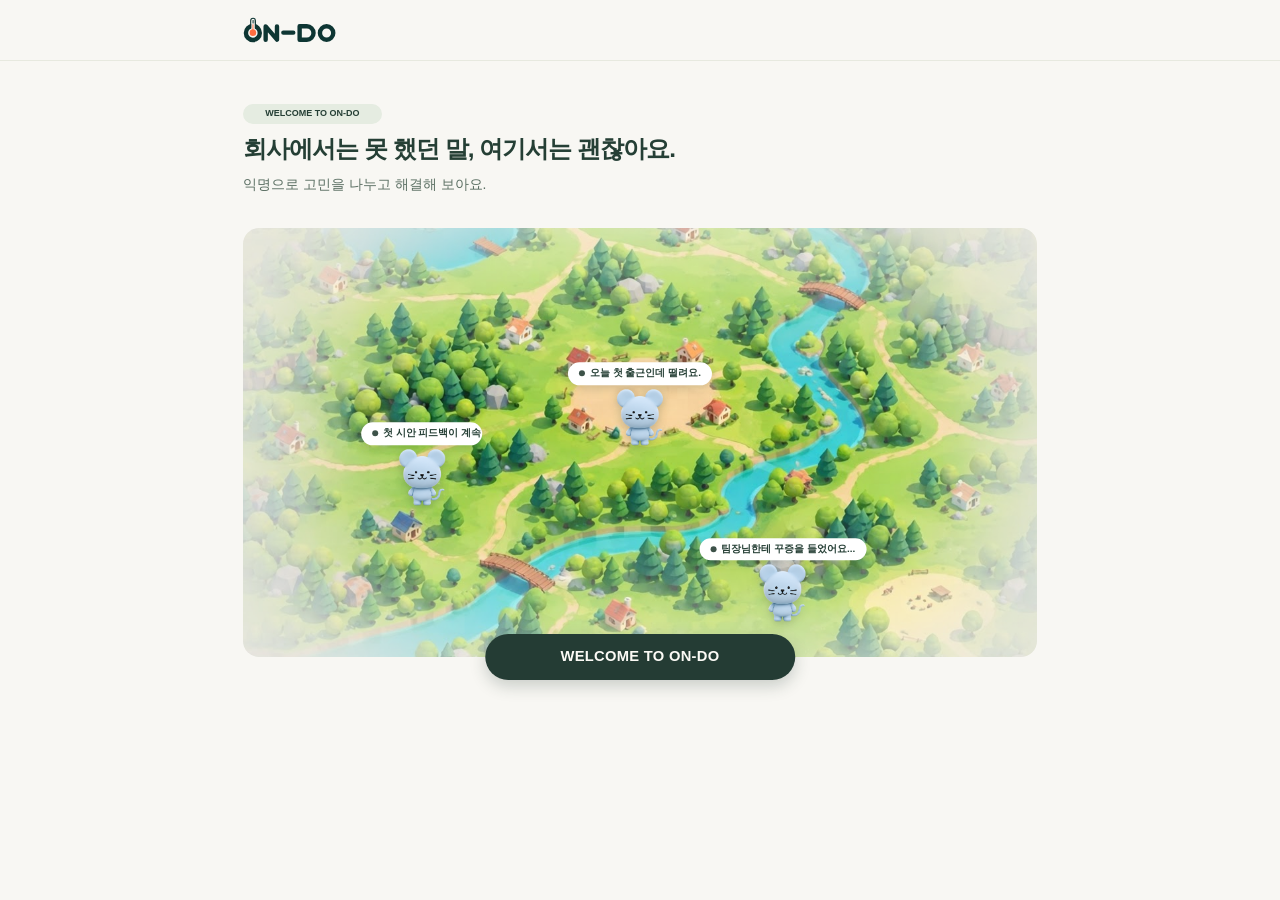
<file: index.html>
<!doctype html>
<html lang="ko">
<head>
<meta http-equiv="Content-Security-Policy" content="default-src 'self'; script-src 'self'; style-src 'self' 'unsafe-inline'; img-src 'self' data:; connect-src 'self' https://ondo-api.onrender.com; base-uri 'self'; form-action 'self'; object-src 'none'">
<meta charset="utf-8"><meta name="viewport" content="width=device-width,initial-scale=1">
<title>ON-DO</title>
<link rel="stylesheet" href="css/style.css?v=20261120-5">
</head>
<body>
<header><nav><span class="site-brand"><img src="assets/logo-ondo.svg" alt="ON-DO"></span><button id="account" class="plain" hidden>로그아웃</button></nav></header>
<main>
<section id="home" class="hero">
<span class="tag">WELCOME TO ON-DO</span>
<h1>회사에서는 못 했던 말, 여기서는 괜찮아요.</h1>
<p>익명으로 고민을 나누고 해결해 보아요.</p>
<div class="map">
  <img class="welcome-land" src="assets/welcome/welcome-map.png" alt="숲과 강이 어우러진 ON-DO 섬">
  <div class="welcome-marker" style="--x:50%;--y:41%" aria-hidden="true">
    <span class="welcome-bubble">오늘 첫 출근인데 떨려요.</span>
    <img class="welcome-char" src="assets/characters/0.png" alt="">
  </div>
  <div class="welcome-marker" style="--x:22.5%;--y:55%" aria-hidden="true">
    <span class="welcome-bubble is-short">첫 시안 피드백이 계속 마음에 남아요.</span>
    <img class="welcome-char" src="assets/characters/0.png" alt="">
  </div>
  <div class="welcome-marker" style="--x:68%;--y:82%" aria-hidden="true">
    <span class="welcome-bubble">팀장님한테 꾸증을 들었어요...</span>
    <img class="welcome-char" src="assets/characters/0.png" alt="">
  </div>
  <button id="start" aria-label="ON-DO 시작하기">WELCOME TO ON-DO</button>
</div>
<p id="wakeStatus" class="wake-status" aria-live="polite" hidden>서버를 깨우는 중이에요…</p>
</section>
<section id="choose" hidden>
<button type="button" id="editCancel" class="edit-cancel" hidden>‹ 섬으로 돌아가기</button>
<h1><img class="inline-logo" src="assets/logo-ondo.svg" alt="ON-DO">에서 어떤 캐릭터로 활동해볼까요?</h1>
<p>캐릭터와 닉네임으로 서로 소통해요.</p>
<div class="stage">
<span class="selection-check" aria-hidden="true">✓</span>
<div class="carousel" id="animals" role="group" aria-label="동물 캐릭터 선택">
<button type="button" class="arrow previous" id="previous" aria-label="이전 캐릭터">‹</button>
<div class="cards" id="cards"></div>
<button type="button" class="arrow next" id="next" aria-label="다음 캐릭터">›</button>
</div>
<strong id="animalName" class="animal-name" aria-live="polite"></strong>
<p id="animalPersona" class="animal-persona" hidden></p>
<div class="color-palette">
<div id="paletteOptions" class="palette-options" role="group" aria-label="캐릭터 색감" hidden></div>
</div>
<p class="wheel-hint">마우스 휠이나 ‹ › 로 넘겨 보세요</p>
</div>
<form id="profile" class="nickname">
<label for="nick" class="visually-hidden">익명 닉네임</label>
<div class="nickrow"><input id="nick" required readonly maxlength="40">
<button type="button" id="shuffle">다시 추첨하기</button></div>
<p>고민글과 댓글에 표시될 닉네임이에요!</p>
<button class="wide">입력 완료</button>
</form>
</section>
<section id="done" class="center" hidden><img id="doneAnimal" class="selected" alt=""><h1 id="greeting"></h1><p id="details"></p><a href="island-select.html" style="display:inline-block;background:#28553f;color:white;border-radius:30px;padding:10px 20px;text-decoration:none;font-weight:700">섬 선택</a> <button id="edit">캐릭터와 닉네임 수정</button></section>
</main>
<dialog id="info" aria-labelledby="infoTitle">
<div class="info-card">
<div class="welcome-banner">WELCOME TO ON-DO</div>
<button class="close" id="close" aria-label="닫기">×</button>

<form id="loginForm" aria-labelledby="loginTitle">
  <h2 id="loginTitle">이메일로 시작하기</h2>
  <p class="start-intro">처음이면 섬과 캐릭터를 고르고, 이미 가입했다면 바로 들어가요. 비밀번호는 없어요.</p>

  <label for="loginEmail">회사 이메일</label>
  <input
    id="loginEmail"
    type="email"
    required
    placeholder="회사 이메일을 입력해주세요"
    autocomplete="email"
  >

  <button type="button" class="wide" id="loginSendCode">
    인증코드 받기
  </button>

  <p id="loginStatus" class="status" aria-live="polite"></p>

  <label for="loginCode">이메일 인증코드</label>
  <input
    id="loginCode"
    type="text"
    inputmode="numeric"
    autocomplete="one-time-code"
    pattern="[0-9]{6}"
    maxlength="6"
    required
    placeholder="6자리 인증코드를 입력해주세요"
  >

  <label class="remember">
    <input id="rememberMe" type="checkbox">
    <span>로그인 유지 <small>(30일 · 내 기기에서만 체크해 주세요)</small></span>
  </label>

  <button class="wide" id="loginSubmit">시작하기</button>
  <button type="button" class="wide demo-login" id="demoLogin">체험 계정으로 둘러보기</button>
</form>

<h2 id="infoTitle">처음 오셨네요! 섬을 정해 볼게요</h2>
<form id="onboard">
<p class="start-verified" id="startVerified" hidden></p>
<div class="signup-email">
<label for="email">직장인 인증</label>
<p class="email-intro">직장인 인증 후 나의 직무를 선택하면 섬에 초대돼요.</p>
<input id="email" type="email" required placeholder="회사 이메일을 입력해주세요" autocomplete="email">
<p class="email-note">* 인증 정보는 다른 사용자들에게 표시되지 않아요.</p>
</div>
<div class="info">
<strong>입력한 정보는 이렇게 쓰여요!</strong>
<ul><li>직무는 해당 섬을 연결하는 데 쓰여요. 연차 공개 여부는 글을 쓸 때 선택할 수 있어요.</li>
<li>글과 댓글에는 닉네임이 표시되며, 실명과 회사명은 저장하지 않아요.</li>
<li>고민 분야는 같은 주제의 글을 모아 보여드리는 데 사용돼요.</li></ul>
<details><summary>개인정보 처리 안내</summary><p>이메일은 회원가입·로그인 인증과 계정 관리에 사용되며 서버로 전송됩니다. 다른 사용자에게는 공개되지 않아요.</p></details>
</div>
<div class="signup-email">
<button type="button" class="wide" id="verify" disabled>인증 메일 받기</button>
<p class="status" id="status" aria-live="polite" hidden></p>
<label for="signupCode">이메일 인증코드</label>
<input
  id="signupCode"
  type="text"
  inputmode="numeric"
  autocomplete="one-time-code"
  pattern="[0-9]{6}"
  maxlength="6"
  placeholder="6자리 인증코드를 입력해주세요"
  required
>
</div>
<div class="fields">
<div><span id="jobLabel" class="field-label">직무</span><select id="job" hidden><option value="">선택해주세요</option><option value="디자인">디자이너</option><option>영업</option><option value="개발">개발 · 엔지니어링</option></select></div>
<div><span id="yearsLabel" class="field-label">연차</span><select id="years" hidden><option value="">선택 안 함</option><option>1년 미만</option><option>1~3년</option><option>4~6년</option><option>7~10년</option><option>11년 이상</option></select></div>
</div>
<label style="display:flex;align-items:center;gap:8px;margin:16px 0;">
  <input
    id="agreePrivacy"
    type="checkbox"
    required
    style="width:auto;margin:0;"
  >
  <span>개인정보 수집 및 이용에 동의합니다. (필수)</span>
</label>
<button class="wide" id="continue" disabled>완료하였습니다</button>
</form>
</div>
</dialog>
<script src="js/api.js?v=20261119-4"></script>
<script src="js/app.js?v=20261119-10"></script>
</body>
</html>
</file>
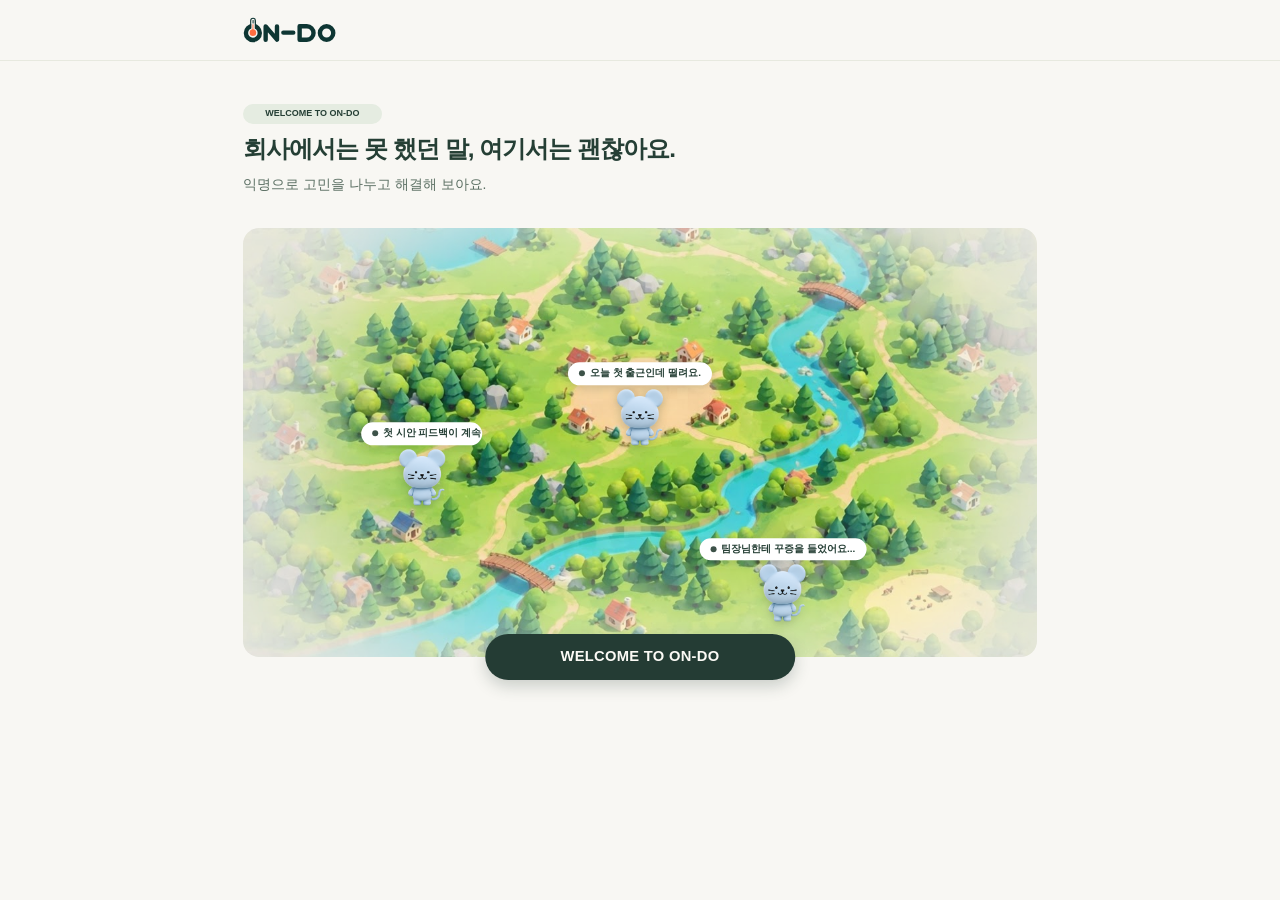
<file: island-select.html>
<!doctype html>
<html lang="ko"><head><meta http-equiv="Content-Security-Policy" content="default-src 'self'; script-src 'self'; style-src 'self' 'unsafe-inline'; img-src 'self' data:; connect-src 'self' https://ondo-api.onrender.com; base-uri 'self'; form-action 'self'; object-src 'none'"><meta charset="utf-8"><meta name="viewport" content="width=device-width,initial-scale=1"><title>ON-DO | 섬 선택</title><link rel="stylesheet" href="css/island-select.css?v=20261120-3"></head>
<body><main class="island-select-page">
  <header class="island-select-brand"><img src="assets/logo-ondo.svg" alt="ON-DO"></header>
  <section class="island-select-stage" aria-labelledby="island-select-title">
    <h1 id="island-select-title">어느 섬으로 갈까요?</h1><p>두 섬을 둘러보고, 마음이 가는 곳으로 떠나보세요.</p>
    <div class="island-select-carousel"><i class="island-wave wave-a"></i><i class="island-wave wave-b"></i><i class="island-wave wave-c"></i><i class="island-wave wave-d"></i><i class="island-wave wave-e"></i><i class="island-wave wave-f"></i><button id="island-select-prev" aria-label="이전 섬">‹</button><article id="island-select-card" class="island-select-card"></article><button id="island-select-next" aria-label="다음 섬">›</button></div>
  </section>
</main>
<script src="js/api.js?v=20261119-4"></script>
<script src="js/island-select.js?v=20261120-1"></script>
</body></html>
</file>
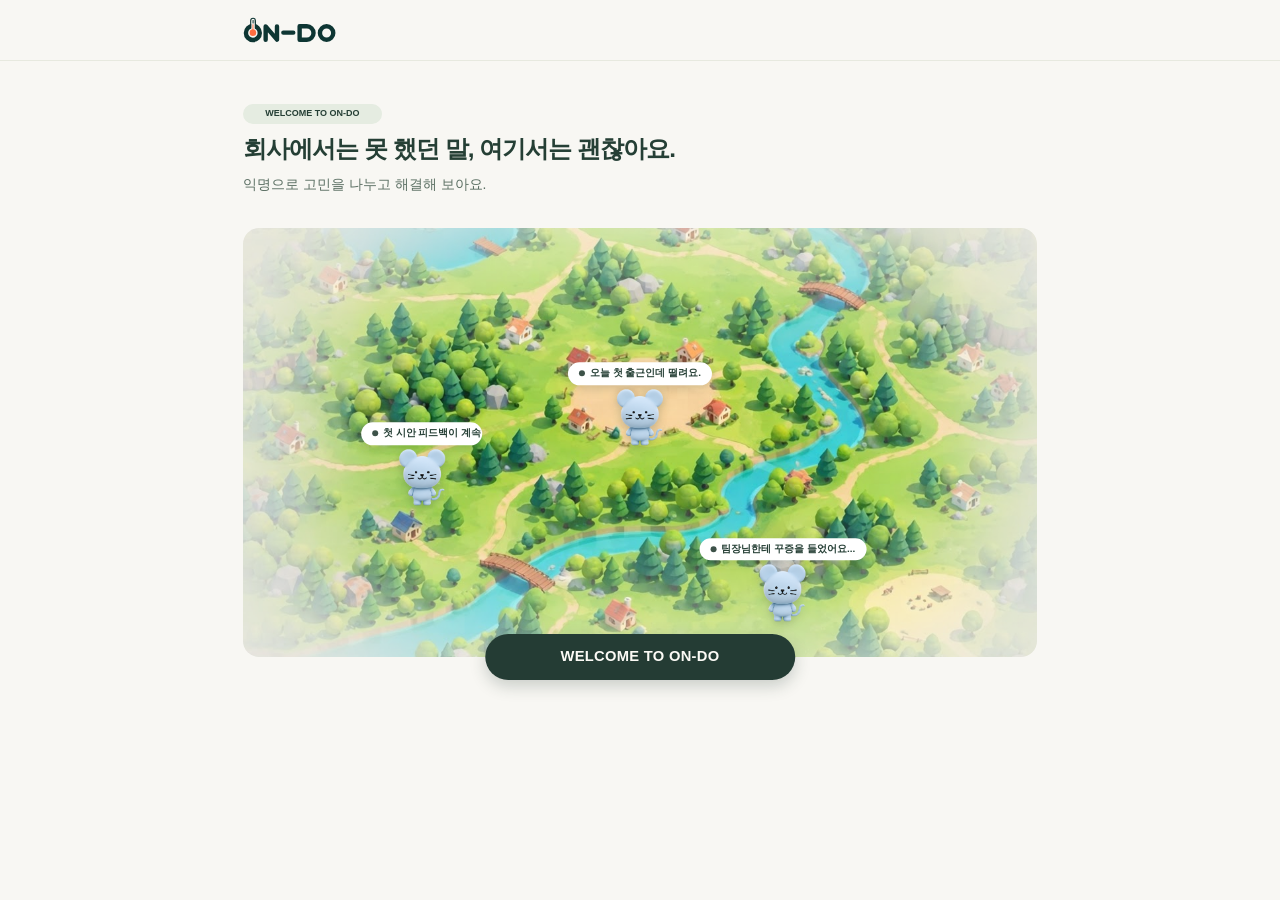
<file: unified-island.html>
<!doctype html>
<html lang="ko">
<head>
<meta http-equiv="Content-Security-Policy" content="default-src 'self'; script-src 'self'; style-src 'self' 'unsafe-inline'; img-src 'self' data:; connect-src 'self' https://ondo-api.onrender.com; base-uri 'self'; form-action 'self'; object-src 'none'">
<meta charset="utf-8"><meta name="viewport" content="width=device-width,initial-scale=1">
<title>ON-DO 통합섬</title><link rel="stylesheet" href="css/unified-island.css?v=20261117-003"><link rel="stylesheet" href="css/island-extra.css?v=20261120-24"><script defer src="js/api.js?v=20261119-4"></script><script defer src="js/review.js"></script><script defer src="js/unified-island.js?v=20261119-2"></script><script defer src="js/island/base.js?v=20261120-15"></script><script defer src="js/island/theme.js?v=20261120-15"></script><script defer src="js/island/feed.js?v=20261120-15"></script><script defer src="js/island/map.js?v=20261120-15"></script><script defer src="js/island/live.js?v=20261120-17"></script><script defer src="js/island/bottle.js?v=20261120-15"></script><script defer src="js/island/keeper.js?v=20261120-16"></script><script defer src="js/island/insights.js?v=20261120-16"></script><script defer src="js/island/movement.js?v=20261120-15"></script><script defer src="js/island/comments.js?v=20261120-15"></script><script defer src="js/island/post-detail.js?v=20261120-15"></script><script defer src="js/island/notifications.js?v=20261120-15"></script><script defer src="js/island/mypage.js?v=20261120-15"></script><script defer src="js/island/editor.js?v=20261120-15"></script><script defer src="js/island/private-chat.js?v=20261120-15"></script><script defer src="js/island/ambient.js?v=20261120-15"></script><script defer src="js/island/init.js?v=20261120-15"></script>
</head>
<body>
<main class="village">
<div id="map" class="map" aria-label="통합섬 지도"><div id="world" class="world"><img id="land" src="assets/village/village-day.webp" alt=""><div id="markers"></div></div></div>
<header class="identity">
<div class="glass title"><h1 id="villageName">통합섬</h1><small id="people" class="island-counts" title="공개 글을 작성한 이웃과 내 캐릭터 기준"><span>이웃을 불러오는 중...</span></small></div>
<div id="zoomIdentity" class="glass zoom-identity" hidden><time id="zoomTime"></time><strong id="zoomVillageName"></strong><small class="island-counts" title="공개 글을 작성한 이웃과 내 캐릭터 기준"><span>이웃을 불러오는 중...</span></small></div>
<button id="profile" class="profile" aria-expanded="false"><img id="avatar" alt=""><span><strong id="myName"></strong><small>내 프로필</small></span><b id="badge"></b><i aria-hidden="true">⌄</i></button>
<section id="personal" class="paper personal" hidden aria-label="내 프로필 메뉴"></section>
</header>
<div class="search-area">
<p id="zoomGuide" class="glass zoom-guide" role="status" hidden><span aria-hidden="true">↔ ↕</span> 지도를 움직이거나 오른쪽 고민을 눌러보세요</p>
<form id="search" class="glass search">
<label for="query">내 고민과 닮은 이야기 찾기</label>
<div class="row"><input id="query" type="search" aria-controls="searchFilters" placeholder="예: 회의가 너무 많아요" title="내 이야기를 공개하지 않아도 비슷한 경험을 읽을 수 있어요."><button>찾아보기</button></div>
<div id="searchFilters" class="worry-filter" hidden>
<fieldset class="search-filters">
<legend>고민 필터</legend>
<p id="categoryFilterLabel">고민 주제</p>
<div id="categoryFilterOptions" class="comfort-filter-options" role="group" aria-labelledby="categoryFilterLabel"></div>
<p id="comfortFilterLabel">받고 싶은 위로</p>
<div class="comfort-filter-options" role="group" aria-labelledby="comfortFilterLabel">
<button type="button" data-way="" aria-pressed="true">전체</button>
<button type="button" data-way="0" aria-pressed="false">들어주세요</button>
<button type="button" data-way="1" aria-pressed="false">경험을 나눠주세요</button>
<button type="button" data-way="2" aria-pressed="false">함께 생각해주세요</button>
</div>
<div class="filter-actions"><button type="button" id="filterReset" class="soft">초기화</button><button type="button" id="filterApply">적용하기</button></div>
</fieldset></div>
</form>
</div>
<details id="themePicker" class="theme-picker">
<summary id="currentTheme" aria-label="배경 시간대 선택"></summary>
<div id="themes" class="glass themes" role="group" aria-label="지도 시간대"></div>
</details>
<aside class="glass neighbors">
<button id="feedToggle" type="button" aria-expanded="false" aria-controls="feedPanel">
<span><strong>이웃의 마음</strong><small>지도를 찾지 않아도, 여기서 바로 만나요</small></span><span id="count" aria-live="polite"></span><span class="feed-chevron" aria-hidden="true">⌄</span>
</button>
<div id="feedPanel" hidden><div class="row feed-filters"><button type="button" id="waitingToggle" class="soft" aria-pressed="false">답을 기다리는 고민</button><button id="reset" class="soft" hidden>초기화</button></div><div id="feed"></div></div>
</aside>
<div class="glass zoom-tools" role="group" aria-label="지도 확대 및 축소"><button id="zoomOut" aria-label="지도 축소">−</button><button id="zoomReset" aria-label="지도 배율 초기화">100%</button><button id="zoomIn" aria-label="지도 확대">+</button></div>
<button id="compose" class="compose">고민 나누기</button>
<a class="unified-back-select" href="island-select.html">섬 선택으로</a>
<output id="notice" class="notice" aria-live="polite" hidden></output>
</main>
<dialog id="editor" class="paper" aria-labelledby="editorTitle">
<form id="postForm">
<div class="between"><h2 id="editorTitle">어떤 고민을 나누고 싶나요?</h2><button type="button" class="soft" data-close="editor">닫기</button></div>
<p>가장 가까운 고민 분야를 선택해 주세요.</p>
<div id="categories" class="categories" role="group" aria-label="고민 분야"></div>
<p id="topicSelection" class="topic-selection" aria-live="polite"></p>
<div class="editor-label"><label for="postTitle">제목</label><small>필수 · 40자 이내</small></div>
<div class="title-entry"><input id="postTitle" required maxlength="40" placeholder="고민을 한 문장으로 표현해 주세요"><small id="titleCount">0 / 40</small></div>
<p class="field-hint">읽는 사람이 상황을 바로 알 수 있도록, 겪고 있는 일을 한 문장으로 적어주세요.</p>
<div class="editor-label"><label for="body">편하게 고민을 적어주세요.</label><small>필수 · 1,000자 이내</small></div><textarea id="body" required maxlength="1000" rows="5" placeholder="오늘 있었던 일과 마음을 적어보세요.&#10;&#10;회사명과 실명은 빼고 적어주세요."></textarea>
<fieldset><legend>받고 싶은 위로</legend><div id="comfort" class="row pills"></div></fieldset>

<label id="yearsVisibility" class="toggle privacy"><input type="checkbox" id="shareYears" checked> 연차 정보 공개 <small id="yearsPreview"></small></label>
<div class="editor-options"><p class="field-hint years-hint">체크를 풀면 연차 없이 익명으로 올라가요.</p><label class="toggle"><input type="checkbox" id="privatePost"> 나만보기</label></div>
<p class="review-note">게시 전 개인정보와 공격적인 표현을 점검하고, 수정이 필요한 부분을 제안해요.</p>
<button class="wide">마음 내려놓기</button>
</form>
</dialog>
<dialog id="reviewDialog" class="paper" aria-labelledby="reviewTitle">
<div class="review-layout">
<section class="review-main">
<div class="between"><h2 id="reviewTitle">게시 전, AI가 한 번 더 살펴봤어요</h2><button id="closeReview" class="soft" type="button" aria-label="점검 닫고 작성 화면으로 돌아가기">×</button></div>
<p id="reviewStatus" role="status"></p>
<div id="draftPreview" class="draft-preview"></div>
<p class="review-note">제목과 본문을 여기서 수정하면 점검 결과가 바로 갱신돼요.</p>
<button id="publishPost" class="wide" type="button" disabled>마음 내려놓기</button>
</section>
<aside class="review-side">
<section>
<div id="resultPanel">
<header class="review-panel-heading"><h3 tabindex="-1" id="resultHeading">⬟ AI 점검 결과</h3><p id="reviewResultSummary" class="review-summary"></p></header>
<div id="reviewResults"></div>
<div id="suggestionPanel" hidden>
<header class="review-panel-heading"><div class="between"><h3>AI 수정 제안</h3><button type="button" id="showResults" class="soft">점검 결과</button></div><p id="reviewSuggestionSummary" class="review-summary"></p></header>
<div id="reviewSuggestions"></div>
<p class="review-panel-footer">제안은 적용한 뒤 본문에서 확인할 수 있어요.</p>
</div>
</section>
</aside>
</div>
</dialog>
<dialog id="detail" class="paper" aria-label="고민 상세"><div id="detailBody"></div></dialog>
<dialog id="deleteDialog" class="paper small" aria-labelledby="deleteTitle">
<form method="dialog"><h2 id="deleteTitle">이 고민글을 삭제할까요?</h2><p>삭제하면 다시 볼 수 없어요.</p><div class="row"><button value="cancel" class="soft">취소</button><button value="delete" class="danger">삭제하기</button></div></form>
</dialog>
</body>
</html>
</file>
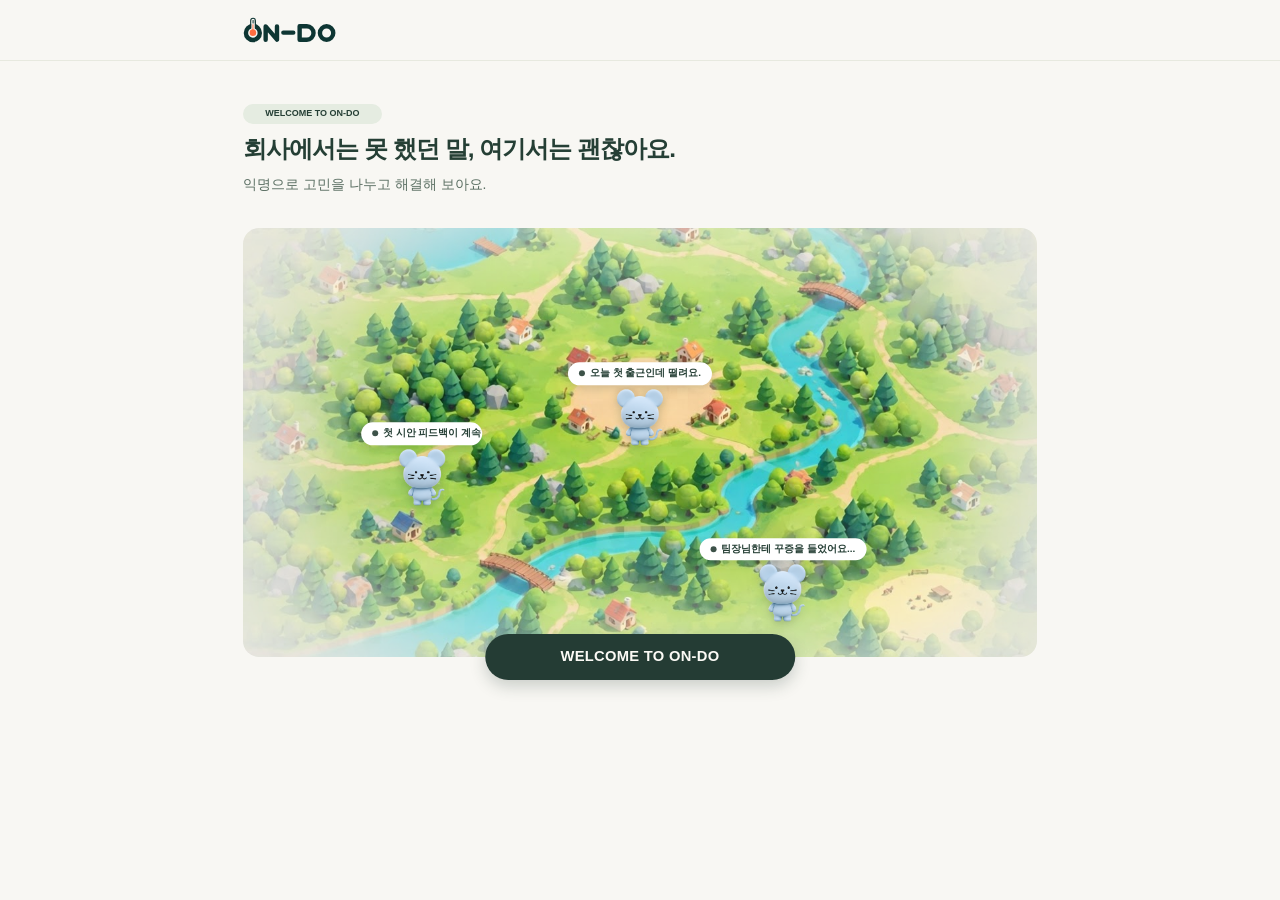
<file: village.html>
<!doctype html>
<html lang="ko">
<head>
<meta http-equiv="Content-Security-Policy" content="default-src 'self'; script-src 'self'; style-src 'self' 'unsafe-inline'; img-src 'self' data:; connect-src 'self' https://ondo-api.onrender.com; base-uri 'self'; form-action 'self'; object-src 'none'">
<meta charset="utf-8"><meta name="viewport" content="width=device-width,initial-scale=1">
<title>ON-DO 직무섬</title><link rel="stylesheet" href="css/village.css?v=20261117-003"><link rel="stylesheet" href="css/island-extra.css?v=20261120-24"><script defer src="js/api.js?v=20261119-4"></script><script defer src="js/review.js"></script><script defer src="js/village.js?v=20261119-2"></script><script defer src="js/island/base.js?v=20261120-15"></script><script defer src="js/island/theme.js?v=20261120-15"></script><script defer src="js/island/feed.js?v=20261120-15"></script><script defer src="js/island/map.js?v=20261120-15"></script><script defer src="js/island/live.js?v=20261120-17"></script><script defer src="js/island/bottle.js?v=20261120-15"></script><script defer src="js/island/keeper.js?v=20261120-16"></script><script defer src="js/island/insights.js?v=20261120-16"></script><script defer src="js/island/movement.js?v=20261120-15"></script><script defer src="js/island/comments.js?v=20261120-15"></script><script defer src="js/island/post-detail.js?v=20261120-15"></script><script defer src="js/island/notifications.js?v=20261120-15"></script><script defer src="js/island/mypage.js?v=20261120-15"></script><script defer src="js/island/editor.js?v=20261120-15"></script><script defer src="js/island/private-chat.js?v=20261120-15"></script><script defer src="js/island/ambient.js?v=20261120-15"></script><script defer src="js/island/init.js?v=20261120-15"></script>
</head>
<body>
<main class="village">
<div id="map" class="map" aria-label="직무섬 지도"><div id="world" class="world"><img id="land" src="assets/village/village-day.webp" alt=""><div id="markers"></div></div></div>
<header class="identity">
<div class="glass title"><h1 id="villageName">직무섬</h1><small id="people" class="island-counts" title="체험 모드 예시 수치"><span>총 이웃: 100</span><span>접속 중: 10</span></small></div>
<div id="zoomIdentity" class="glass zoom-identity" hidden><time id="zoomTime"></time><strong id="zoomVillageName"></strong><small class="island-counts" title="체험 모드 예시 수치"><span>총 이웃: 100</span><span>접속 중: 10</span></small></div>
<button id="profile" class="profile" aria-expanded="false"><img id="avatar" alt=""><span><strong id="myName"></strong><small>내 프로필</small></span><b id="badge"></b><i aria-hidden="true">⌄</i></button>
<section id="personal" class="paper personal" hidden aria-label="내 프로필 메뉴"></section>
</header>
<div class="search-area">
<p id="zoomGuide" class="glass zoom-guide" role="status" hidden><span aria-hidden="true">↔ ↕</span> 지도를 움직이거나 오른쪽 고민을 눌러보세요</p>
<form id="search" class="glass search">
<label for="query">내 고민과 닮은 이야기 찾기</label>
<div class="row"><input id="query" type="search" aria-controls="searchFilters" placeholder="예: 회의가 너무 많아요" title="내 이야기를 공개하지 않아도 비슷한 경험을 읽을 수 있어요."><button>찾아보기</button></div>
<div id="searchFilters" class="worry-filter" hidden>
<fieldset class="search-filters">
<legend>고민 필터</legend>
<p id="categoryFilterLabel">고민 주제</p>
<div id="categoryFilterOptions" class="comfort-filter-options" role="group" aria-labelledby="categoryFilterLabel"></div>
<p id="comfortFilterLabel">받고 싶은 위로</p>
<div class="comfort-filter-options" role="group" aria-labelledby="comfortFilterLabel">
<button type="button" data-way="" aria-pressed="true">전체</button>
<button type="button" data-way="0" aria-pressed="false">들어주세요</button>
<button type="button" data-way="1" aria-pressed="false">경험을 나눠주세요</button>
<button type="button" data-way="2" aria-pressed="false">함께 생각해주세요</button>
</div>
<div class="filter-actions"><button type="button" id="filterReset" class="soft">초기화</button><button type="button" id="filterApply">적용하기</button></div>
</fieldset></div>
</form>
</div>
<details id="themePicker" class="theme-picker">
<summary id="currentTheme" aria-label="배경 시간대 선택"></summary>
<div id="themes" class="glass themes" role="group" aria-label="지도 시간대"></div>
</details>
<aside class="glass neighbors">
<button id="feedToggle" type="button" aria-expanded="false" aria-controls="feedPanel">
<span><strong>이웃의 마음</strong><small>지도를 찾지 않아도, 여기서 바로 만나요</small></span><span id="count" aria-live="polite"></span><span class="feed-chevron" aria-hidden="true">⌄</span>
</button>
<div id="feedPanel" hidden><div class="row feed-filters"><button type="button" id="waitingToggle" class="soft" aria-pressed="false">답을 기다리는 고민</button><button id="reset" class="soft" hidden>초기화</button></div><div id="feed"></div></div>
</aside>
<div class="glass zoom-tools" role="group" aria-label="지도 확대 및 축소"><button id="zoomOut" aria-label="지도 축소">−</button><button id="zoomReset" aria-label="지도 배율 초기화">100%</button><button id="zoomIn" aria-label="지도 확대">+</button></div>
<button id="compose" class="compose">고민 나누기</button>
<a class="village-back-select" href="island-select.html">섬 선택으로</a>
<output id="notice" class="notice" aria-live="polite" hidden></output>
</main>
<dialog id="editor" class="paper" aria-labelledby="editorTitle">
<form id="postForm">
<div class="between"><h2 id="editorTitle">어떤 고민을 나누고 싶나요?</h2><button type="button" class="soft" data-close="editor">닫기</button></div>
<p>가장 가까운 고민 분야를 선택해 주세요.</p>
<div id="categories" class="categories" role="group" aria-label="고민 분야"></div>
<p id="topicSelection" class="topic-selection" aria-live="polite"></p>
<div class="editor-label"><label for="postTitle">제목</label><small>필수 · 40자 이내</small></div>
<div class="title-entry"><input id="postTitle" required maxlength="40" placeholder="고민을 한 문장으로 표현해 주세요"><small id="titleCount">0 / 40</small></div>
<p class="field-hint">읽는 사람이 상황을 바로 알 수 있도록, 겪고 있는 일을 한 문장으로 적어주세요.</p>
<div class="editor-label"><label for="body">편하게 고민을 적어주세요.</label><small>필수 · 1,000자 이내</small></div><textarea id="body" required maxlength="1000" rows="5" placeholder="오늘 있었던 일과 마음을 적어보세요.&#10;&#10;회사명과 실명은 빼고 적어주세요."></textarea>
<fieldset><legend>받고 싶은 위로</legend><div id="comfort" class="row pills"></div></fieldset>

<label id="yearsVisibility" class="toggle privacy"><input type="checkbox" id="shareYears" checked> 연차 정보 공개 <small id="yearsPreview"></small></label>
<div class="editor-options"><p class="field-hint years-hint">체크를 풀면 연차 없이 익명으로 올라가요.</p><label class="toggle"><input type="checkbox" id="privatePost"> 나만보기</label></div>
<p class="review-note">게시 전 개인정보와 공격적인 표현을 점검하고, 수정이 필요한 부분을 제안해요.</p>
<button class="wide">마음 내려놓기</button>
</form>
</dialog>
<dialog id="reviewDialog" class="paper" aria-labelledby="reviewTitle">
<div class="review-layout">
<section class="review-main">
<div class="between"><h2 id="reviewTitle">게시 전, AI가 한 번 더 살펴봤어요</h2><button id="closeReview" class="soft" type="button" aria-label="점검 닫고 작성 화면으로 돌아가기">×</button></div>
<p id="reviewStatus" role="status"></p>
<div id="draftPreview" class="draft-preview"></div>
<p class="review-note">제목과 본문을 여기서 수정하면 점검 결과가 바로 갱신돼요.</p>
<button id="publishPost" class="wide" type="button" disabled>마음 내려놓기</button>
</section>
<aside class="review-side">
<section>
<div id="resultPanel">
<header class="review-panel-heading"><h3 tabindex="-1" id="resultHeading">⬟ AI 점검 결과</h3><p id="reviewResultSummary" class="review-summary"></p></header>
<div id="reviewResults"></div>
<p class="review-panel-footer">위태로운 표현이 감지되면 상담 안내를 함께 보여드려요.</p>
</div>
<div id="suggestionPanel" hidden>
<header class="review-panel-heading"><div class="between"><h3>AI 수정 제안</h3><button type="button" id="showResults" class="soft">점검 결과</button></div><p id="reviewSuggestionSummary" class="review-summary"></p></header>
<div id="reviewSuggestions"></div>
<p class="review-panel-footer">제안은 적용한 뒤 본문에서 확인할 수 있어요.</p>
</div>
</section>
</aside>
</div>
</dialog>
<dialog id="detail" class="paper" aria-label="고민 상세"><div id="detailBody"></div></dialog>
<dialog id="deleteDialog" class="paper small" aria-labelledby="deleteTitle">
<form method="dialog"><h2 id="deleteTitle">이 고민글을 삭제할까요?</h2><p>삭제하면 다시 볼 수 없어요.</p><div class="row"><button value="cancel" class="soft">취소</button><button value="delete" class="danger">삭제하기</button></div></form>
</dialog>
</body>
</html>
</file>
<file: css/style.css>
* {
  box-sizing: border-box;
}
body {
  margin: 0;
  background: #f8f7f2;
  color: #253f35;
  font:
    16px/1.55 "Malgun Gothic",
    "Apple SD Gothic Neo",
    sans-serif;
}
header {
  border-bottom: 1px solid #e7e9df;
}
nav,
main {
  max-width: 980px;
  margin: auto;
  padding-inline: 24px;
}
nav {
  height: 62px;
  display: flex;
  justify-content: space-between;
  align-items: center;
  font-weight: 800;
  letter-spacing: 0.05em;
}
main {
  padding-top: 42px;
  padding-bottom: 56px;
}
.hero {
  max-width: 900px;
  margin: auto;
}
h1 {
  font-size: clamp(23px, 4vw, 34px);
  line-height: 1.35;
  margin: 10px 0;
}
h2 {
  margin: 0 0 22px;
  font-size: 22px;
}
p {
  margin: 4px 0 20px;
  color: #5b6f63;
}
.tag {
  background: #e5ece1;
  font-size: 11px;
  font-weight: 800;
  padding: 5px 14px;
  border-radius: 30px;
}
.map {
  position: relative;
  margin: 28px 0 34px;
}
.map img {
  display: block;
  width: 100%;
  border-radius: 17px;
}
.map button {
  position: absolute;
  left: 50%;
  bottom: 0;
  transform: translate(-50%, 50%);
  white-space: nowrap;
  min-width: 230px;
  background: #253f35;
}
button,
input,
select {
  font: inherit;
}
button {
  cursor: pointer;
  border: 0;
  background: #387357;
  color: white;
  border-radius: 30px;
  padding: 10px 20px;
  font-weight: 700;
}
button:disabled {
  background: #a3aaa4;
  cursor: default;
}
button:focus-visible,
input:focus-visible,
select:focus-visible {
  outline: 3px solid #7bb39a;
  outline-offset: 3px;
}
.plain {
  background: transparent;
  color: #28553f;
}
.wide {
  width: 100%;
}
dialog {
  width: min(540px, calc(100% - 30px));
  max-height: calc(100dvh - 32px);
  border: 0;
  border-radius: 20px;
  padding: 30px;
  color: inherit;
  background: white;
}
dialog::backdrop {
  background: #252e2870;
}
.dialog-head {
  display: flex;
  justify-content: space-between;
  align-items: center;
  margin-bottom: 18px;
}
.close {
  padding: 5px 12px;
  background: #687e70;
}
label {
  display: block;
  font-weight: 750;
  margin-bottom: 5px;
}
input,
select {
  width: 100%;
  padding: 10px 13px;
  background: #f8f7f2;
  border: 1px solid #e3e8df;
  border-radius: 12px;
  color: #253f35;
}
.info {
  font-size: 13px;
  padding: 12px;
  background: #f8f7f2;
  border-radius: 12px;
  margin: 12px 0;
}
.fields {
  display: grid;
  grid-template-columns: 1.4fr 1fr;
  gap: 12px;
  margin: 18px 0;
}
.stage {
  background: #e2eee3;
  border-radius: 17px;
  padding: 24px;
  position: relative;
  text-align: center;
}
.animals {
  display: grid;
  grid-template-columns: repeat(12, minmax(0, 1fr));
  align-items: start;
  gap: 6px;
  margin: 12px 0 0;
}
.animal {
  background: #fff;
  padding: 5px;
  display: grid;
  place-items: center;
  aspect-ratio: 1;
  border-radius: 50%;
  transform: translateY(var(--arc));
  border: 2px solid transparent;
}
.animal[aria-pressed="true"] {
  background: #387357;
  border-color: #23553c;
}
.animal img {
  width: 100%;
  display: block;
}
.selected {
  width: 134px;
  height: 122px;
  object-fit: contain;
  margin-top: 14px;
}
.nickname {
  background: white;
  border: 1px solid #e1eae0;
  padding: 18px;
  border-radius: 17px;
  margin-top: 22px;
}
.nickrow {
  display: flex;
  gap: 8px;
}
.nickrow button {
  white-space: nowrap;
}
.nickname p {
  font-size: 13px;
  margin: 8px 0 20px;
}
.center {
  text-align: center;
}
.status {
  font-size: 13px;
  margin: 8px 0;
  color: #28553f;
}
[hidden] {
  display: none !important;
}
@media (max-width: 630px) {
  .animals {
    grid-template-columns: repeat(6, minmax(0, 1fr));
    order: 2;
    margin-top: 14px;
  }
  .stage {
    display: flex;
    flex-direction: column;
    align-items: center;
  }
  .animals {
    width: 100%;
  }
  .animal {
    transform: none;
  }
  .selected {
    order: 0;
  }
  .stage strong {
    order: 1;
  }
  .map img {
    min-height: 195px;
    object-fit: cover;
  }
  .nickrow button {
    padding-inline: 12px;
  }
}

.visually-hidden {
  position: absolute;
  width: 1px;
  height: 1px;
  padding: 0;
  overflow: hidden;
  clip-path: inset(50%);
  white-space: nowrap;
}
nav,
main {
  max-width: 1100px;
}
nav {
  color: #387357;
}
#choose > p {
  margin-bottom: 32px;
}
.stage {
  display: block;
  padding: 23px 14px 24px;
}
.selection-check {
  display: grid;
  place-items: center;
  margin: 0 auto 14px;
  width: 23px;
  height: 23px;
  border-radius: 50%;
  background: #387357;
  color: white;
}
.carousel {
  position: relative;
  max-width: 850px;
  margin: auto;
  padding-inline: 40px;
}
.cards {
  display: grid;
  grid-template-columns: repeat(3, minmax(0, 1fr));
  gap: 12px;
  touch-action: pan-y;
}
.character-card {
  position: relative;
  isolation: isolate;
  aspect-ratio: 1;
  display: flex;
  flex-direction: column;
  align-items: center;
  justify-content: flex-start;
  gap: 6%;
  padding: 8% 0 0;
  background: #f7fbf7;
  color: #253f35;
  border: 1px solid #d1e1d8;
  border-radius: 10px;
  opacity: 0.65;
}
.character-card[aria-pressed="true"],
.character-card.is-current {
  opacity: 1;
  background: #f1f8fc;
  box-shadow: 0 2px 12px #31594126;
}
.job-icon {
  height: 23%;
  width: 25%;
  display: grid;
  place-items: center;
}
.job-icon img {
  display: block;
  width: 100%;
  height: 100%;
  min-height: 0;
  object-fit: contain;
}
.character-image {
  width: 49%;
  height: 45%;
  object-fit: contain;
  object-position: center bottom;
  z-index: 1;
}
.character-base {
  position: absolute;
  bottom: 13%;
  width: 60%;
  height: 15%;
  border-radius: 50%;
  background: radial-gradient(ellipse at 40% 25%, #d9edab, #a6c873 75%);
  box-shadow:
    0 4px 0 #b78a5d,
    inset 0 -4px 0 #94b166;
}
.arrow {
  position: absolute;
  top: 50%;
  transform: translateY(-50%);
  width: 32px;
  height: 32px;
  padding: 0;
  font-size: 24px;
  line-height: 1;
  background: #f5faf5;
  color: #387357;
}
.previous {
  left: 0;
}
.next {
  right: 0;
}
.animal-name {
  display: inline-block;
  margin-top: 20px;
  background: #387357;
  color: white;
  border-radius: 24px;
  min-width: 75px;
  padding: 4px 14px;
  font-size: 13px;
}
.nickname {
  margin-top: 28px;
}
.nickname .wide {
  margin-top: 32px;
}
@media (max-width: 630px) {
  .stage {
    padding-inline: 7px;
  }
  .carousel {
    padding-inline: 24px;
  }
  .cards {
    gap: 5px;
    grid-template-columns: 0.78fr 1.2fr 0.78fr;
    align-items: center;
  }
  .arrow {
    width: 23px;
    height: 28px;
    font-size: 20px;
  }
  .character-card {
    border-radius: 7px;
  }
  .character-base {
    box-shadow: 0 2px 0 #b78a5d;
  }
  .nickname .wide {
    margin-top: 16px;
  }
}
body {
  background: #f8f7f3;
}
nav,
main {
  width: min(100%, 1100px);
}
nav {
  height: clamp(58px, 4.65vw, 68px);
}
nav {
  color: #3d6656;
}
body:has(#home:not([hidden])) nav,
main:has(#home:not([hidden])) {
  width: min(62%, 900px);
  padding-inline: 0;
}
main:has(#home:not([hidden])) {
  padding-top: clamp(27px, 3vw, 45px);
}
#home h1 {
  font-size: clamp(22px, 1.9vw, 30px);
  margin: 9px 0 8px;
  letter-spacing: -0.04em;
}
#home p {
  font-size: clamp(13px, 1.08vw, 16px);
  margin: 0;
}
#home .tag {
  display: inline-block;
  padding: 3px 22px;
  font-size: 9px;
}
#home .map {
  margin: clamp(22px, 2.6vw, 38px) 0 34px;
}
#home .welcome-land {
  width: 100%;
  height: auto;
  min-height: 0;
  border-radius: 16px;
}
.welcome-marker {
  position: absolute;
  left: var(--x);
  top: var(--y);
  transform: translate(-50%, -50%);
  width: auto;
  display: flex;
  flex-direction: column;
  align-items: center;
  gap: 4px;
  pointer-events: none;
  z-index: 2;
}
.welcome-bubble {
  position: relative;
  display: inline-flex;
  align-items: center;
  gap: 5px;
  padding: 5px 11px;
  border-radius: 999px;
  background: #ffffff;
  color: #253f35;
  font-size: clamp(9px, 0.78vw, 11px);
  font-weight: 700;
  line-height: 1.25;
  white-space: nowrap;
  box-shadow: 0 3px 10px rgba(24, 54, 43, 0.16);
}
/* 말풍선 앞 작은 점(●) */
.welcome-bubble::before {
  content: "";
  flex: none;
  width: 6px;
  height: 6px;
  border-radius: 50%;
  background: #3d5249;
}
.welcome-bubble.is-short {
  max-width: clamp(92px, 9.5vw, 125px);
  overflow: hidden;
  text-overflow: ellipsis;
}
#home .welcome-marker .welcome-char {
  width: clamp(28px, 3.6vw, 46px);
  height: auto;
  min-height: 0;
  margin-top: 0;
  border-radius: 0;
  object-fit: contain;
  filter: drop-shadow(0 3px 4px rgba(24, 54, 43, 0.22));
}
#home .map button,
.welcome-banner {
  width: 39%;
  min-width: 0;
  padding: 10px 8px;
  background: #243c34;
  font-size: clamp(11px, 1.35vw, 19px);
  font-weight: 650;
  text-align: center;
  border-radius: 999px;
  color: #fbfaf5;
}
#info {
  width: min(610px, calc(100% - 26px));
  padding: 30px 0 0;
  border-radius: 0;
  background: transparent;
  overscroll-behavior: contain;
}
#info::backdrop {
  background: #30363066;
}
.info-card {
  position: relative;
  background: #fff;
  border-radius: 21px;
  padding: clamp(46px, 4.4vw, 64px) clamp(19px, 2.1vw, 30px)
    clamp(21px, 3.1vw, 44px);
}
.welcome-banner {
  position: absolute;
  top: 0;
  left: 50%;
  transform: translate(-50%, -50%);
  width: 57%;
  padding: clamp(9px, 1.2vw, 17px) 5px;
  white-space: nowrap;
}
.info-card .close {
  position: absolute;
  right: clamp(15px, 1.8vw, 26px);
  top: 14px;
  display: grid;
  place-items: center;
  width: 36px;
  height: 36px;
  padding: 0;
  font-size: 20px;
  font-weight: 400;
  background: #75837b;
}
#info h2 {
  font-size: clamp(17px, 1.7vw, 25px);
  letter-spacing: -0.045em;
  color: #161e2e;
  line-height: 1.35;
  margin: 0 40px clamp(17px, 2.25vw, 33px) 0;
}
#onboard {
  font-size: 13px;
}
#onboard label,
.field-label {
  display: block;
  font-weight: 800;
  font-size: 14px;
  margin-bottom: 9px;
}
#onboard input {
  border: 0;
  background: #f8f7f3;
  font-size: 12px;
  padding: 12px;
}
#onboard p {
  font-size: 11px;
  margin: 0 0 12px;
}
#onboard .email-note {
  font-size: 10px;
  margin: 5px 0 0;
}
#onboard .info {
  background: #f8f7f3;
  border-radius: 9px;
  font-size: 11px;
  padding: 14px 15px;
  margin: clamp(16px, 3vw, 44px) 0 clamp(13px, 2vw, 29px);
}
#onboard .info ul {
  list-style: "–  ";
  padding-left: 15px;
  margin: 7px 0 8px;
}
#onboard .info li + li {
  margin-top: 5px;
}
#onboard .info summary {
  cursor: pointer;
  text-decoration: underline;
}
#onboard .info p {
  margin: 5px 0 0;
}
#onboard .wide {
  background: #3e6555;
  font-size: 12px;
  padding: 9px 12px;
  font-weight: 600;
}
#onboard .wide:disabled {
  background: #a5aaa6;
}
#onboard #verify.email-ready {
  background: #3e6555;
}
#onboard .status {
  margin: 4px 0 0;
}
#onboard .fields {
  grid-template-columns: minmax(0, 1.65fr) minmax(0, 1fr);
  gap: clamp(10px, 2vw, 30px);
  margin: clamp(17px, 3vw, 43px) 0;
}
.info-picker > summary,
.info-choices button {
  background: #f8f7f3;
  color: #284037;
  border-radius: 999px;
  padding: 8px 13px;
  font-size: 12px;
  cursor: pointer;
  list-style: none;
}
.info-picker > summary {
  display: flex;
  justify-content: space-between;
  align-items: center;
  gap: 5px;
}
.info-picker > summary::-webkit-details-marker {
  display: none;
}
.info-picker > summary::after {
  content: "⌄";
  color: #59788d;
}
.info-picker[open] > summary::after {
  transform: rotate(180deg);
}
.info-picker > summary:focus-visible {
  outline: 2px solid #426c57;
  outline-offset: 2px;
}
.info-picker {
  position: relative;
}
.info-picker[open] {
  z-index: 2;
}
.info-choices {
  position: fixed;
  z-index: 3;
  display: grid;
  gap: 5px;
  padding: 5px;
  overflow-y: auto;
  overscroll-behavior: contain;
  background: #fff;
  border: 1px solid #e3e9e2;
  border-radius: 17px;
  box-shadow: 0 6px 20px #243c3426;
}
.info-choices button {
  text-align: left;
}
.info-choices button[aria-pressed="true"] {
  background: #397157;
  color: white;
}
@media (max-width: 680px) {
  body:has(#home:not([hidden])) nav,
  main:has(#home:not([hidden])) {
    width: calc(100% - 32px);
  }
  #home .map button {
    width: 54%;
  }
}

/* Center the product mark on every onboarding view. */
nav {
  position: relative;
}
body:has(#home:not([hidden])) .site-brand {
  position: static;
  left: auto;
  transform: none;
  font-size: clamp(18px, 1.5vw, 22px);
  font-weight: 800;
  letter-spacing: 0.03em;
  color: #3d6656;
}
#account {
  margin-left: auto;
}
.auth-tabs {
  display: grid;
  grid-template-columns: 1fr 1fr;
  gap: 7px;
  margin: 4px 0 22px;
  padding: 4px;
  border-radius: 999px;
  background: #f0f3ed;
}
.auth-tabs button {
  padding: 8px 12px;
  background: transparent;
  color: #49675b;
}
.auth-tabs button[aria-selected="true"] {
  background: #3e6555;
  color: #fff;
  box-shadow: 0 2px 7px #263f3530;
}
#loginForm {
  display: grid;
  gap: 10px;
}
#loginForm h2 {
  margin-bottom: 8px;
}
#loginForm .status {
  min-height: 20px;
  margin: 0;
  color: #9a3f32;
}
#loginForm .demo-login {
  background: transparent;
  color: #28553f;
  border: 1px solid #28553f;
}
.wake-status {
  margin: 10px 0 0;
  text-align: center;
  color: #5d6f66;
  font-size: 14px;
}
.animal-persona {
  margin: 4px 0 0;
  text-align: center;
  color: #3e6555;
  font-weight: 700;
  font-size: 14px;
}

/* 이메일로 시작하기 */
.start-intro {
  margin: 0 0 12px;
  color: #4d6a5d;
  font-size: 14px;
  line-height: 1.5;
}
.remember {
  display: flex;
  align-items: center;
  gap: 8px;
  margin: 12px 0;
  cursor: pointer;
}
.remember input {
  width: auto;
  margin: 0;
}
.remember small {
  color: #6b7d74;
}
.start-verified {
  margin: 0 0 12px;
  padding: 10px 12px;
  border-radius: 12px;
  background: #e5f4ea;
  color: #24594f;
  font-weight: 700;
}

/* ───────── 11/19 기획 피드백: 시작 화면 ───────── */
@font-face {
  font-family: "Hakgyoansim Dunggeunmiso";
  src: url("../assets/fonts/HakgyoansimDunggeunmiso-B.woff2") format("woff2");
  font-weight: 700;
  font-display: swap;
}
/* WELCOME 버튼은 지도(길) 위에 겹치지 않게 지도 아래로. 로그인 창 위 배너와 같은 크기·글꼴(둥근미소 44px) */
#home .map {
  display: grid;
  justify-items: center;
  gap: clamp(18px, 2.4vw, 30px);
  margin-bottom: 24px;
}
#home .map button,
.welcome-banner {
  font-family: "Hakgyoansim Dunggeunmiso", "Malgun Gothic", sans-serif;
  font-size: clamp(22px, 3.1vw, 44px);
  font-weight: 700;
  line-height: 1.15;
  letter-spacing: 0;
  width: min(500px, 86%);
  padding: clamp(10px, 1.1vw, 16px) 18px;
  white-space: nowrap;
}
#home .map button {
  position: static;
  transform: none;
  cursor: pointer;
  transition: transform 0.2s ease, box-shadow 0.2s ease;
}
#home .map button:hover,
#home .map button:focus-visible {
  transform: translateY(-2px);
  box-shadow: 0 8px 20px rgba(36, 60, 52, 0.25);
}
.welcome-banner {
  width: min(500px, 86%);
  font-size: clamp(20px, 3.1vw, 44px);
}
/* 로그인 창은 아래에서 자연스럽게 떠오르게 (피그마 프로토타입) */
#info[open] {
  animation: info-rise 0.5s cubic-bezier(0.22, 1, 0.36, 1);
}
#info[open]::backdrop {
  animation: info-fade 0.5s ease;
}
@keyframes info-rise {
  from {
    opacity: 0;
    transform: translateY(70px);
  }
  to {
    opacity: 1;
    transform: none;
  }
}
@keyframes info-fade {
  from {
    opacity: 0;
  }
}
@media (prefers-reduced-motion: reduce) {
  #info[open],
  #info[open]::backdrop {
    animation: none;
  }
}

/* ───────── 가입 화면 색감 팔레트 (BE CHARACTER_COLORS 키와 같음) ───────── */
.tone-warm { filter: grayscale(1) sepia(1) hue-rotate(-50deg) saturate(3.2) brightness(0.95); }
.tone-forest { filter: grayscale(1) sepia(1) hue-rotate(58deg) saturate(1.9) brightness(0.98); }
.tone-ocean { filter: grayscale(1) sepia(1) hue-rotate(160deg) saturate(2.4) brightness(1.02); }
.tone-lavender { filter: grayscale(1) sepia(1) hue-rotate(222deg) saturate(2.8) brightness(0.96); }
.tone-pastel { filter: saturate(0.55) brightness(1.12); }
.tone-vivid { filter: saturate(1.9) contrast(1.05); }
.tone-mono { filter: grayscale(1); }
.character-image { transition: filter 0.25s ease; }

.stage .color-palette {
  display: grid;
  justify-items: center;
  gap: 10px;
  margin-top: 6px;
}
.palette-toggle {
  display: inline-flex;
  align-items: center;
  gap: 8px;
  min-height: 36px;
  padding: 6px 16px;
  border: 1px solid #d9dfcf;
  border-radius: 999px;
  background: #fffdf7;
  color: #2c4436;
  font-size: 14px;
  font-weight: 700;
  cursor: pointer;
}
.palette-toggle[aria-expanded="true"] {
  background: #2f5d47;
  border-color: #2f5d47;
  color: #fff;
}
.palette-icon {
  width: 18px;
  height: 18px;
  border-radius: 50%;
  background: conic-gradient(#e8633a, #f0b35a, #7fb38a, #5d9bd1, #b78cf0, #e8633a);
}
.palette-options {
  display: grid;
  grid-template-columns: repeat(4, 76px);
  gap: 8px;
  padding: 10px;
  border-radius: 16px;
  background: rgba(255, 253, 247, 0.92);
  box-shadow: 0 6px 18px rgba(36, 60, 52, 0.12);
}
.palette-options[hidden] { display: none; }
.palette-options button {
  display: grid;
  justify-items: center;
  gap: 2px;
  padding: 6px 4px;
  border: 2px solid transparent;
  border-radius: 12px;
  background: none;
  color: #2c4436;
  font-size: 12px;
  cursor: pointer;
}
.palette-options button[aria-pressed="true"] {
  border-color: #2f5d47;
  background: #eef4ea;
  font-weight: 700;
}
.palette-options img {
  width: 44px;
  height: 44px;
  object-fit: contain;
}
.wheel-hint {
  margin: 4px 0 0;
  font-size: 12px;
  color: #6c7a70;
}
@media (max-width: 690px) {
  .palette-options { grid-template-columns: repeat(4, 64px); gap: 4px; }
  .palette-options img { width: 36px; height: 36px; }
  .wheel-hint { display: none; }
}

/* 섬에서 캐릭터 수정하러 왔을 때: 저장 안 하고 돌아가기 */
#choose .edit-cancel {
  justify-self: start;
  align-self: start;
  margin-bottom: 8px;
  padding: 6px 4px;
  border: 0;
  background: none;
  color: #4d6357;
  font-size: 14px;
  font-weight: 600;
  cursor: pointer;
}
#choose .edit-cancel:hover {
  text-decoration: underline;
}
#choose .edit-cancel[hidden] {
  display: none;
}

/* 캐릭터 카드 위 팔레트 (직무 아이콘 자리). 가운데 카드는 팔레트 아래 '색감 고르기' */
.character-card .palette-badge {
  display: grid;
  justify-items: center;
  align-content: start;
  gap: 2px;
  height: 23%;
  width: 40%;
  padding: 0;
  border: 0;
  background: none;
  color: #2f5d47;
  z-index: 2;
}
.character-card .palette-badge img {
  display: block;
  width: auto;
  height: clamp(22px, 3.6vw, 44px);
  object-fit: contain;
  filter: drop-shadow(0 2px 2px rgba(0, 0, 0, 0.12));
}
.character-card button.palette-badge {
  cursor: pointer;
  border-radius: 10px;
}
.character-card button.palette-badge span {
  font-size: clamp(11px, 1.1vw, 13px);
  font-weight: 700;
  white-space: nowrap;
}
.character-card button.palette-badge:hover img,
.character-card button.palette-badge[aria-expanded="true"] img {
  transform: translateY(-2px) rotate(-6deg);
}
.character-card button.palette-badge img {
  transition: transform 0.2s ease;
}
.character-card button.palette-badge:focus-visible {
  outline: 3px solid #0084a7;
  outline-offset: 2px;
}
.character-card.is-current {
  cursor: default;
}

/* ───────── 11/20: WELCOME 글꼴(피그마), 이메일 창 닫기 버튼이 배너와 안 겹치게 ───────── */
/* Raleway SemiBold를 이 버튼에 쓰는 글자만 남겨 OndoWelcome으로 이름 바꿔 넣음 (OFL, assets/fonts/LICENSE.md) */
@font-face {
  font-family: "OndoWelcome";
  src: url("../assets/fonts/OndoWelcome-SemiBold.woff2") format("woff2");
  font-weight: 600;
  font-display: swap;
}
#home .map button,
.welcome-banner {
  font-family: "OndoWelcome", "Pretendard", "Malgun Gothic", sans-serif;
  font-weight: 600;
  letter-spacing: 0.01em;
}
/* 배너가 창 윗변에 반쯤 걸쳐 있어서, 닫기 버튼과 제목을 배너 아래로 내림 */
.info-card {
  padding-top: clamp(58px, 5.6vw, 80px);
}
.info-card .close {
  top: clamp(40px, 4.2vw, 54px);
}
#home .map {
  position: relative;
  display: block;
  margin: clamp(22px, 2.6vw, 34px) 0 54px;
}
#home .map button {
  position: absolute;
  left: 50%;
  bottom: 0;
  transform: translate(-50%, 50%);
  width: min(39%, 320px);
  min-width: 210px;
  padding: clamp(11px, 1.1vw, 15px) 24px;
  border-radius: 999px;
  background: #243c34;
  color: #fbfaf5;
  font-family: "Malgun Gothic", "Apple SD Gothic Neo", sans-serif;
  font-size: clamp(13px, 1.15vw, 16px);
  font-weight: 600;
  letter-spacing: 0.02em;
  line-height: 1.2;
  white-space: nowrap;
  box-shadow: 0 6px 16px rgba(36, 60, 52, 0.22);
  cursor: pointer;
  z-index: 3;
  transition: transform 0.2s ease, box-shadow 0.2s ease;
}
#home .map button:hover,
#home .map button:focus-visible {
  transform: translate(-50%, calc(50% - 2px));
  box-shadow: 0 10px 22px rgba(36, 60, 52, 0.28);
}
@media (max-width: 680px) {
  #home .map button {
    width: 62%;
    min-width: 190px;
  }
  .welcome-bubble {
    font-size: 9px;
    padding: 4px 8px;
  }
}
#info {
  width: min(610px, calc(100% - 26px));
  padding: 36px 0 0;
  border-radius: 0;
  background: transparent;
  overscroll-behavior: contain;
}
#info::backdrop {
  background: rgba(48, 54, 48, 0.45);
}
.info-card {
  position: relative;
  background: #ffffff;
  border-radius: 21px;
  padding: clamp(52px, 4.8vw, 66px) clamp(20px, 2.2vw, 32px) clamp(24px, 3.1vw, 44px);
}
.welcome-banner {
  position: absolute;
  top: 0;
  left: 50%;
  transform: translate(-50%, -50%);
  z-index: 2;
  display: flex;
  align-items: center;
  justify-content: center;
  width: min(56%, 340px);
  min-width: 230px;
  min-height: 54px;
  padding: 14px 28px;
  border-radius: 999px;
  background: #243c34;
  color: #fbfaf5;
  font-family: "Malgun Gothic", "Apple SD Gothic Neo", sans-serif;
  font-size: clamp(14px, 1.3vw, 17px);
  font-weight: 600;
  line-height: 1.2;
  letter-spacing: 0.03em;
  text-align: center;
  white-space: nowrap;
  box-shadow: 0 3px 10px rgba(24, 48, 40, 0.14);
}
.info-card .close {
  position: absolute;
  top: 16px;
  right: clamp(15px, 1.8vw, 24px);
  z-index: 3;
}
@media (max-width: 680px) {
  #info {
    padding-top: 30px;
  }
  .info-card {
    padding-top: 46px;
  }
  .welcome-banner {
    width: min(68%, 270px);
    min-width: 190px;
    min-height: 46px;
    padding: 11px 18px;
    font-size: 14px;
  }
}
/* 온도계 로고 (글자 대신 이미지) */
.site-brand img {
  display: block;
  height: clamp(24px, 2vw, 32px);
  width: auto;
}

/* 캐릭터 선택 제목 안의 로고: 글자 높이에 맞춤 */
.inline-logo {
  height: 1.05em;
  width: auto;
  vertical-align: -0.12em;
  margin-right: 0.08em;
}
</file>
<file: css/island-select.css>
@font-face {
  font-family: "Hakgyoansim Dunggeunmiso";
  src: url("../assets/fonts/HakgyoansimDunggeunmiso-B.woff2") format("woff2");
  font-weight: 700;
  font-display: swap;
}
:root {
  font-family: "Malgun Gothic", "Apple SD Gothic Neo", sans-serif;
  color: #153e3a;
}
* {
  box-sizing: border-box;
}
body {
  margin: 0;
  min-width: 320px;
}
.island-select-page {
  position: relative;
  min-height: 100dvh;
  overflow: hidden;
  background: linear-gradient(120deg, #aaf4ed, #82e6df);
}
.island-select-brand {
  position: absolute;
  z-index: 10;
  top: 3.4vh;
  left: 50%;
  transform: translateX(-50%);
  font-size: clamp(22px, 2.2vw, 30px);
  font-weight: 900;
  letter-spacing: 0.07em;
}
.island-select-stage {
  position: relative;
  width: 100%;
  height: 100dvh;
  min-height: 650px;
}
.island-select-stage h1,
.island-select-stage > p {
  position: absolute;
  z-index: 9;
  left: 50%;
  transform: translateX(-50%);
  width: 90%;
  text-align: center;
  margin: 0;
}
.island-select-stage h1 {
  top: 8vh;
  font-family: "Hakgyoansim Dunggeunmiso", "Malgun Gothic", "Apple SD Gothic Neo", sans-serif;
  font-size: 44px;
  font-weight: 700;
  letter-spacing: 0;
}
.island-select-stage > p {
  top: 15.8vh;
  font-size: clamp(12px, 0.95vw, 17px);
  color: #43716a;
}
.island-select-carousel {
  position: absolute;
  inset: 0;
  overflow: hidden;
}
.island-select-card {
  position: absolute;
  inset: 0;
  z-index: 4;
  isolation: isolate;
}
.island-select-art {
  position: absolute;
  z-index: 10;
  left: 50%;
  top: 27%;
  transform: translateX(-50%);
  width: min(38vw, 590px);
  height: 38vh;
  object-fit: contain;
  filter: drop-shadow(0 13px 10px #166d633c);
  animation: island-float 4.4s ease-in-out infinite;
}
.island-select-route {
  position: absolute;
  z-index: -1;
  left: 55%;
  top: 60%;
  transform: translateX(-12%);
  width: min(57vw, 870px);
  height: 13vh;
  object-fit: fill;
}
.island-select-boat {
  position: absolute;
  z-index: 5;
  left: 52%;
  top: 62%;
  transform: translateX(-50%);
  width: 61px;
}
.island-select-count {
  position: absolute;
  z-index: 5;
  left: calc(50% - 65px);
  top: 56.5%;
  border-radius: 18px;
  background: #f9d276;
  color: #5c502f;
  padding: 6px 13px;
  font-size: 11px;
}
.island-select-card[data-kind="job"] .island-select-route {
  left: 50%;
  transform: translateX(-88%) scaleX(-1);
}
.island-select-card[data-kind="job"] .island-select-boat {
  left: 45%;
  top: 58%;
}
.island-select-card[data-kind="job"] .island-select-count {
  left: calc(50% - 22px);
}
.island-select-page-dot {
  position: absolute;
  z-index: 5;
  left: 50%;
  top: 65%;
  transform: translateX(-50%);
  display: flex;
  gap: 5px;
}
.island-select-page-dot b,
.island-select-page-dot i {
  display: block;
  height: 7px;
  border-radius: 8px;
}
.island-select-page-dot b {
  width: 30px;
  background: #20584d;
}
.island-select-page-dot i {
  width: 7px;
  background: #9acfc6;
}
.island-select-card h2,
.island-select-card > p,
.island-select-enter {
  position: absolute;
  z-index: 6;
  left: 50%;
  transform: translateX(-50%);
  width: 80%;
  text-align: center;
}
.island-select-card h2 {
  top: 68%;
  margin: 0;
  font-size: clamp(24px, 1.8vw, 34px);
  letter-spacing: -0.07em;
}
.island-select-card > p {
  top: 73%;
  margin: 0;
  font-size: clamp(11px, 0.8vw, 14px);
  color: #47716a;
}
.island-select-enter {
  top: 78%;
  width: 270px;
  border: 0;
  border-radius: 99px;
  background: #20584d;
  color: #fff;
  padding: 14px 20px;
  font-size: 24px;
  font-weight: 600;
  cursor: pointer;
  box-shadow: 0 5px 9px #1a5a4a36;
}
.island-select-alert {
  display: inline-grid;
  place-items: center;
  width: 17px;
  height: 17px;
  border-radius: 50%;
  background: #ed674e;
  color: #fff;
  font-size: 10px;
  margin-left: 5px;
}
.island-select-carousel:after,
.island-select-carousel:before {
  content: "";
  position: absolute;
  z-index: 2;
  top: 33%;
  width: min(24vw, 360px);
  height: 34vh;
  background: center/contain no-repeat;
  filter: drop-shadow(0 12px 8px #17675d35);
  opacity: 0.85;
  animation: island-edge-float 4.8s ease-in-out infinite;
}
.island-select-carousel:after {
  right: -11vw;
  background-image: url("../assets/islands/job-island.png");
}
.island-select-carousel:before {
  display: none;
  left: -11vw;
  background-image: url("../assets/islands/unified-island.png");
}
.island-select-carousel[data-kind="job"]:after {
  display: none;
}
.island-select-carousel[data-kind="job"]:before {
  display: block;
}
.island-select-carousel > button {
  position: absolute;
  z-index: 8;
  top: 48%;
  display: grid;
  place-items: center;
  width: 48px;
  height: 48px;
  padding: 0 0 3px;
  border: 0;
  border-radius: 50%;
  background: #f4fffbdb;
  color: #276b63;
  font:
    600 34px/1 Arial,
    sans-serif;
  box-shadow: 0 3px 8px #32685f2b;
  cursor: pointer;
}
.island-select-carousel > #island-select-prev {
  left: 15%;
}
.island-select-carousel > #island-select-next {
  right: 15%;
}
.island-select-carousel > button:disabled {
  opacity: 0.4;
  cursor: default;
}
.island-wave {
  position: absolute;
  z-index: 1;
  width: 125px;
  height: 32px;
  background: url("data:image/svg+xml,%3Csvg xmlns='http://www.w3.org/2000/svg' viewBox='0 0 125 32'%3E%3Cpath d='M2 19 Q17 7 32 19 T62 19 T92 19 T122 19' fill='none' stroke='%23efffff' stroke-opacity='.58' stroke-width='4' stroke-linecap='round'/%3E%3C/svg%3E")
    center/contain no-repeat;
  opacity: 0.78;
  animation: wave-drift 7s ease-in-out infinite;
}
.island-wave::after {
  content: "";
  position: absolute;
  inset: 0;
  background: inherit;
  opacity: 0.34;
  transform: translate(24px, 14px) scale(0.72);
}
.wave-a {
  top: 19%;
  left: 7%;
  width: 165px;
}
.wave-b {
  top: 18%;
  right: 8%;
  width: 185px;
  animation-delay: -2.3s;
}
.wave-c {
  top: 39%;
  left: 10%;
  width: 145px;
  animation-delay: -4.1s;
}
.wave-d {
  top: 48%;
  right: 11%;
  width: 170px;
  animation-delay: -1.2s;
}
.wave-e {
  top: 69%;
  left: 8%;
  width: 190px;
  animation-delay: -5.4s;
}
.wave-f {
  top: 75%;
  right: 14%;
  width: 150px;
  animation-delay: -3.2s;
}
@keyframes wave-drift {
  0%,
  100% {
    transform: translateX(0) scale(1);
    opacity: 0.65;
  }
  50% {
    transform: translateX(14px) scale(1.06);
    opacity: 0.9;
  }
}
@keyframes island-float {
  0%,
  100% {
    transform: translate(-50%, 0);
  }
  50% {
    transform: translate(-50%, -9px);
  }
}
@keyframes island-edge-float {
  0%,
  100% {
    transform: translateY(0);
  }
  50% {
    transform: translateY(-7px);
  }
}
@media (prefers-reduced-motion: reduce) {
  .island-select-art,
  .island-select-carousel:after,
  .island-select-carousel:before {
    animation: none;
  }
}
@media (max-width: 760px) {
  .island-select-stage h1 {
    top: 9vh;
    font-size: 30px;
  }
  .island-select-stage > p {
    top: 15vh;
  }
  .island-select-art {
    top: 27%;
    width: 70vw;
    height: 34vh;
  }
  .island-select-route {
    top: 52%;
    width: 88vw;
    height: 11vh;
  }
  .island-select-boat {
    top: 56%;
    width: 48px;
  }
  .island-select-count {
    top: 54.5%;
    left: calc(50% - 58px);
  }
  .island-select-card[data-kind="job"] .island-select-boat {
    top: 56%;
    left: 43%;
  }
  .island-select-page-dot {
    top: 63%;
  }
  .island-select-card h2 {
    top: 67%;
  }
  .island-select-card > p {
    top: 72%;
  }
  .island-select-enter {
    top: 78%;
    width: 220px;
  }
  .island-select-carousel:after,
  .island-select-carousel:before {
    top: 34%;
    width: 38vw;
  }
  .island-select-carousel:after {
    right: -22vw;
  }
  .island-select-carousel:before {
    left: -22vw;
  }
  .island-select-carousel > #island-select-prev {
    left: 5%;
  }
  .island-select-carousel > #island-select-next {
    right: 5%;
  }
}
:root {
  --island-copy-top: 68%;
}
.island-select-copy {
  position: absolute !important;
  z-index: 7 !important;
  left: 50% !important;
  top: var(--island-copy-top) !important;
  transform: translateX(-50%) !important;
  width: min(80%, 560px) !important;
  display: flex !important;
  flex-direction: column !important;
  align-items: center !important;
  text-align: center !important;
}
.island-select-copy h2,
.island-select-copy p,
.island-select-copy .island-select-enter {
  position: static !important;
  left: auto !important;
  top: auto !important;
  transform: none !important;
  text-align: center !important;
}
.island-select-copy h2 {
  width: 100% !important;
  margin: 0 0 7px !important;
}
.island-select-copy p {
  width: 100% !important;
  margin: 0 0 20px !important;
}
.island-select-copy .island-select-enter {
  width: 270px !important;
  margin: 0 !important;
}
.island-select-card[data-kind="job"] .island-select-route {
  left: auto !important;
  right: 55% !important;
  top: 58% !important;
  transform: scaleX(-1) !important;
}
.island-select-card[data-kind="job"] .island-select-boat {
  left: 40% !important;
  top: 63% !important;
}
.island-select-page-dot,
.island-select-count {
  display: none !important;
}
.island-select-carousel.is-preview::before,
.island-select-carousel.is-preview::after,
.island-select-carousel.is-preview > button {
  display: none !important;
}
.island-select-preview-art {
  position: absolute;
  z-index: 5;
  left: 50%;
  top: 28%;
  width: min(40vw, 620px);
  height: 42vh;
  object-fit: contain;
  transform: translateX(-50%);
  filter: drop-shadow(0 13px 10px #166d633c);
  animation: island-float 4.4s ease-in-out infinite;
}
.island-select-browse {
  position: absolute;
  z-index: 7;
  left: 50%;
  top: 73%;
  width: 310px;
  padding: 16px 22px;
  border: 0;
  border-radius: 99px;
  background: #f9d98e;
  color: #5c502f;
  font-weight: 800;
  font-size: 17px;
  cursor: pointer;
  transform: translateX(-50%);
  box-shadow: 0 5px 9px #8d713436;
}
.island-select-back {
  position: absolute;
  z-index: 9;
  top: 5%;
  left: 4%;
  padding: 11px 17px;
  border: 1px solid #4d8c83;
  border-radius: 99px;
  background: #f4fffbdb;
  color: #20584d;
  font-weight: 800;
  cursor: pointer;
  box-shadow: 0 3px 8px #32685f2b;
}
@media (max-width: 760px) {
  .island-select-preview-art {
    top: 27%;
    width: 76vw;
    height: 38vh;
  }
  .island-select-browse {
    top: 71%;
    width: 250px;
    padding: 14px 18px;
    font-size: 15px;
  }
  .island-select-back {
    top: 3%;
    left: 3%;
  }
}
.island-select-status {
  margin: 4px 0 10px;
  color: #24594f;
  font-size: 14px;
  font-weight: 700;
}

/* 11/20: 섬 사이 경로 — 배에서 옆 섬 물가까지 하얀 점선으로 이어지게 (js에서 위치 계산) */
.island-select-route-line {
  position: absolute;
  inset: 0;
  z-index: -1;
  width: 100%;
  height: 100%;
  overflow: visible;
  pointer-events: none;
}
.island-select-route-line path {
  fill: none;
  stroke: #fff6d8;
  stroke-width: 7;
  stroke-linecap: round;
  stroke-dasharray: 1 16;
  opacity: 0.95;
}
/* 안내 글을 경로 아래로 조금 내림 */
:root {
  --island-copy-top: 71%;
}

/* 11/20: 화살표로 넘길 때 부드럽게 */
.island-select-card {
  transition: transform 0.36s cubic-bezier(0.22, 0.7, 0.2, 1), opacity 0.32s ease;
}
.island-select-card.is-out-left { transform: translateX(-14vw); opacity: 0; }
.island-select-card.is-out-right { transform: translateX(14vw); opacity: 0; }
.island-select-card.is-in-right { transform: translateX(14vw); opacity: 0; transition: none; }
.island-select-card.is-in-left { transform: translateX(-14vw); opacity: 0; transition: none; }
.island-select-carousel:before,
.island-select-carousel:after {
  transition: opacity 0.3s ease;
}
.island-select-carousel.is-moving:before,
.island-select-carousel.is-moving:after {
  opacity: 0;
}
@media (prefers-reduced-motion: reduce) {
  .island-select-card { transition: none; }
}

/* 온도계 로고 (글자 대신 이미지) */
.island-select-brand img {
  display: block;
  height: clamp(26px, 2.2vw, 34px);
  width: auto;
}
</file>
<file: css/unified-island.css>
:root {
  font:
    15px/1.5 "Malgun Gothic",
    "Apple SD Gothic Neo",
    sans-serif;
  color: #233e33;
  background: #e4edda;
}
* {
  box-sizing: border-box;
}
body {
  margin: 0;
}
h1,
h2,
h3,
p {
  margin: 0;
}
h1 {
  font-size: clamp(20px, 2vw, 29px);
  line-height: 1.17;
}
h2 {
  font-size: 20px;
}
h3 {
  font-size: 16px;
}
small,
p {
  color: #52685d;
}
small {
  display: block;
}
button,
input,
select,
textarea {
  font: inherit;
}
button,
select {
  cursor: pointer;
}
button {
  background: #235244;
  color: white;
  border: 0;
  border-radius: 24px;
  padding: 8px 17px;
  font-weight: 700;
}
button:focus-visible,
a:focus-visible,
input:focus-visible,
select:focus-visible,
textarea:focus-visible {
  outline: 3px solid #0084a7;
  outline-offset: 3px;
}
button:hover {
  filter: brightness(0.94);
}
input,
select,
textarea {
  min-width: 0;
  border: 1px solid #d5e1d7;
  border-radius: 12px;
  background: #f6f6ef;
  color: inherit;
  padding: 9px 12px;
}
input:not([type="checkbox"]),
textarea {
  width: 100%;
}
textarea {
  resize: vertical;
}
.row {
  display: flex;
  gap: 8px;
  align-items: center;
}
.between {
  display: flex;
  align-items: center;
  justify-content: space-between;
  gap: 10px;
}
.wide {
  width: 100%;
}
.soft {
  background: #e9f1e8;
  color: #244e40;
}
.danger {
  background: #963d2c;
}
[hidden] {
  display: none !important;
}
.village {
  isolation: isolate;
  position: relative;
  min-height: 100dvh;
  padding: 24px clamp(18px, 3vw, 48px);
  display: grid;
  grid-template-columns: minmax(155px, 230px) minmax(245px, 1fr) minmax(
      285px,
      345px
    );
  grid-template-rows: auto auto 1fr auto;
  align-items: start;
  gap: 13px 24px;
}
.map {
  position: absolute;
  inset: 0;
  overflow: hidden;
  z-index: -1;
  background: #88ab49;
  touch-action: none;
  cursor: grab;
}
.map:active {
  cursor: grabbing;
}
.map::after {
  content: "";
  position: absolute;
  z-index: 20;
  inset: -18% -35%;
  pointer-events: none;
  opacity: 0;
  background:
    radial-gradient(ellipse at 34% 12%, #ffffffd2 0 6%, #ffffff78 12%, transparent 23%),
    radial-gradient(ellipse at 68% 88%, #ffffffe0 0 7%, #ffffff82 14%, transparent 25%),
    radial-gradient(ellipse at 18% 45%, #ffffffdc 0 7%, #ffffff8c 13%, transparent 25%),
    radial-gradient(ellipse at 48% 58%, #ffffffed 0 9%, #ffffff91 16%, transparent 29%),
    radial-gradient(ellipse at 78% 38%, #ffffffd9 0 8%, #ffffff7d 15%, transparent 27%);
  filter: blur(18px);
  transform: translateX(-22%) scale(1.08);
}
.map.theme-transitioning::after {
  animation: theme-cloud-sweep 900ms ease-in-out both;
}
.map.theme-transitioning #land {
  animation: theme-land-fade 900ms ease-in-out both;
}
@keyframes theme-cloud-sweep {
  0% { opacity: 0; transform: translateX(-22%) scale(1.08); }
  38%, 58% { opacity: 0.88; }
  100% { opacity: 0; transform: translateX(22%) scale(1.12); }
}
@keyframes theme-land-fade {
  0%, 100% { opacity: 1; filter: none; }
  42%, 58% { opacity: 0.58; filter: blur(2px) saturate(0.9); }
}
@media (prefers-reduced-motion: reduce) {
  .map.theme-transitioning::after,
  .map.theme-transitioning #land {
    animation: none;
  }
}
.world {
  position: absolute;
  left: 50%;
  top: 50%;
  width: max(100%, calc(100dvh * 1.3334));
  aspect-ratio: 4/3;
  transform: translate(
    calc(-50% + var(--dx, 0px)),
    calc(-50% + var(--dy, 0px))
  );
  user-select: none;
}
.world > img {
  width: 100%;
  height: 100%;
  display: block;
  pointer-events: none;
}
.glass {
  background: #f9fbebe0;
  border: 1px solid #ffffff66;
  border-radius: 17px;
  box-shadow: 0 5px 24px #163c1b16;
}
.paper {
  background: #fcfbf6;
  color: inherit;
  border: 1px solid #e1ebe1;
  border-radius: 17px;
  box-shadow: 0 12px 35px #173a2a33;
}
.identity {
  grid-area: 1/1/4/2;
  position: relative;
  display: grid;
  gap: 10px;
  justify-items: start;
}
.title {
  padding: 13px 17px;
  width: 100%;
}
.title a {
  font-size: 11px;
  letter-spacing: 0.12em;
  text-decoration: none;
  font-weight: bold;
  color: #265745;
}
.title small {
  margin-top: 5px;
}
.profile {
  display: flex;
  align-items: center;
  gap: 9px;
  background: #fcfbf6;
  color: #244638;
  padding: 7px 10px;
  text-align: left;
  font-size: 13px;
}
.profile img,
.detail-avatar {
  width: 34px;
  height: 36px;
  object-fit: contain;
}
.profile b {
  background: #a34933;
  color: white;
  border-radius: 10px;
  padding: 0 6px;
}
.personal {
  width: min(330px, calc(100vw - 36px));
  padding: 13px;
  z-index: 3;
}
.personal h3 {
  font-size: 15px;
}
.personal .row {
  flex-wrap: wrap;
  margin: 8px 0;
}
.personal button {
  font-size: 12px;
  padding: 6px 10px;
}
.personal article {
  margin-top: 8px;
  padding: 8px;
  background: #f1f5ed;
  border-radius: 9px;
  overflow-wrap: anywhere;
}
.search {
  grid-area: 1/2/2/3;
  padding: 11px 15px;
}
.search label {
  display: block;
  margin-bottom: 5px;
  font-weight: 700;
}
.search button {
  white-space: nowrap;
}
.themes {
  grid-area: 1/3/2/4;
  justify-self: end;
  display: flex;
  gap: 6px;
  padding: 6px;
}
.themes button {
  background: #f8f8f1;
  color: #294c41;
  width: 45px;
  height: 45px;
  padding: 0;
  font-size: 23px;
}
.themes button[aria-pressed="true"] {
  background: #254740;
}
.filters {
  grid-area: 2/2/3/3;
  display: flex;
  flex-wrap: wrap;
  gap: 6px;
  justify-self: start;
  padding: 6px;
  font-size: 12px;
}
.filters select {
  padding: 5px 8px;
  max-width: 150px;
}
.toggle {
  display: flex;
  align-items: center;
  gap: 4px;
}
.neighbors {
  grid-area: 2/3/4/4;
  padding: 15px;
  max-height: calc(100dvh - 151px);
  overflow: auto;
}
.neighbors p {
  font-size: 12px;
}
.feed-head {
  justify-content: space-between;
  margin: 13px 0 8px;
  font-size: 12px;
  font-weight: 700;
}
.card {
  border-radius: 12px;
  background: #fcfbf6;
  color: #234237;
  text-align: left;
  width: 100%;
  display: grid;
  gap: 5px;
  padding: 11px 12px;
  margin: 0 0 8px;
  overflow-wrap: anywhere;
}
.card:last-child {
  margin-bottom: 0;
}
.card small {
  font-weight: 400;
  font-size: 11px;
}
.card .mode {
  color: #346e51;
  font-weight: 700;
}
.compose {
  grid-area: 4/3;
  justify-self: end;
  padding: 12px 28px;
}
.marker {
  position: absolute;
  transform: translate(-50%, -50%);
  display: grid;
  justify-items: center;
  gap: 2px;
  background: transparent;
  padding: 2px;
  filter: drop-shadow(0 3px 3px #14291c66);
}
.marker img {
  width: clamp(37px, 4vw, 61px);
  height: 55px;
  object-fit: contain;
}
.marker span {
  background: #7fe3ec;
  color: #183b37;
  border-radius: 10px;
  padding: 2px 7px;
  font-size: 11px;
  white-space: nowrap;
}
.marker:hover span,
.marker:focus-visible span {
  background: white;
}
.notice {
  position: fixed;
  bottom: 20px;
  left: 50%;
  z-index: 5;
  transform: translateX(-50%);
  background: #233e33;
  color: white;
  border-radius: 24px;
  padding: 8px 15px;
}
dialog {
  width: min(560px, calc(100% - 24px));
  max-height: calc(100dvh - 28px);
  padding: 22px;
}
dialog::backdrop {
  background: #112e2480;
}
dialog p {
  margin: 4px 0 13px;
}
dialog .categories {
  margin: 14px 0;
}
dialog .categories select {
  flex: 1;
}
#postForm > label:not(.toggle) {
  display: block;
  margin: 11px 0 4px;
  font-weight: 700;
}
fieldset {
  border: 0;
  padding: 0;
  margin: 12px 0;
}
legend {
  font-weight: 700;
  margin-bottom: 5px;
}
.pills {
  flex-wrap: wrap;
}
.pills label {
  border-radius: 24px;
  padding: 4px 9px;
  background: #e9f1e8;
  font-size: 12px;
}
.privacy {
  margin: 10px 0;
}
.small {
  max-width: 360px;
}
.detail-meta {
  margin: 10px 0;
}
.post-text {
  white-space: pre-wrap;
  overflow-wrap: anywhere;
  color: inherit;
  margin: 12px 0;
}
.replies {
  margin: 14px 0;
  padding-top: 10px;
  border-top: 1px solid #dde6db;
}
.reply {
  background: #edf3eb;
  border-radius: 10px;
  padding: 9px;
  margin: 6px 0;
  white-space: pre-wrap;
  overflow-wrap: anywhere;
}
.detail-title {
  margin-top: 8px;
}
@media (max-width: 980px) {
  .village {
    grid-template-columns: minmax(130px, 180px) 1fr minmax(225px, 285px);
    gap: 12px;
  }
  .search {
    grid-column: 2/4;
    margin-right: 0;
  }
  .themes {
    grid-area: 2/3;
  }
  .neighbors {
    grid-area: 3/3;
    max-height: calc(100dvh - 218px);
  }
}
@media (max-width: 690px) {
  .village {
    grid-template-columns: minmax(0, 1fr) auto;
    grid-template-rows: auto auto auto minmax(150px, 1fr) auto auto;
    padding: 12px;
    gap: 9px;
  }
  .identity {
    grid-area: 1/1;
  }
  .title {
    width: auto;
    padding: 8px 11px;
  }
  .personal {
    position: absolute;
    top: 100%;
    left: 0;
  }
  .themes {
    grid-area: 1/2;
  }
  .themes button {
    width: 32px;
    height: 32px;
    font-size: 17px;
  }
  .search {
    grid-area: 2/1/3/3;
  }
  .filters {
    grid-area: 3/1/4/3;
  }
  .neighbors {
    grid-area: 5/1/6/3;
    max-height: 255px;
  }
  .compose {
    grid-area: 6/1/7/3;
  }
  .world {
    width: max(810px, calc(100dvh * 1.3334));
    top: 46%;
  }
  .title small {
    font-size: 11px;
  }
}

/* Keep controls and map panels in their own grid tracks. */
.identity,
.search,
.neighbors,
.title,
.profile span,
.personal {
  min-width: 0;
}
.identity {
  container-type: inline-size;
  grid-row: 1 / 4;
}
.title {
  overflow: hidden;
}
.title h1 {
  font-size: clamp(14px, 8cqi, 23px);
  white-space: nowrap;
  overflow: hidden;
  text-overflow: ellipsis;
}
.personal {
  width: 100%;
  max-width: 100%;
  overflow: auto;
}
.profile {
  max-width: 100%;
}
.profile img,
.profile b {
  flex: none;
}
.profile strong,
.personal article button[data-alert],
.personal article button[data-post],
.card strong,
.card small,
.feed-head span {
  display: block;
  overflow: hidden;
  text-overflow: ellipsis;
  white-space: nowrap;
  max-width: 100%;
}
.unified-back-select {
  grid-area: 4/1;
  align-self: end;
  justify-self: start;
  border-radius: 22px;
  background: #f8fceee3;
  color: #245344;
  text-decoration: none;
  font-weight: 700;
  padding: 9px 15px;
}
.profile small,
.profile,
.personal button,
.search button,
.compose,
.replies form button,
.pills label,
.toggle {
  white-space: nowrap;
}
.personal article p,
.post-text,
.reply {
  white-space: pre-wrap;
}
.search input,
.replies form input {
  flex: 1 1 0;
  width: 0;
}
.replies form button,
.search button {
  flex: 0 0 auto;
}
input[type="checkbox"],
input[type="radio"] {
  flex: none;
  width: auto;
  margin: 0;
  accent-color: #387357;
}
.pills label {
  flex: 0 0 auto;
  padding: 6px 11px;
}
.themes button {
  display: grid;
  place-items: center;
}
.themes img {
  display: block;
  width: 74%;
  height: 74%;
  object-fit: contain;
}
dialog .categories {
  display: grid;
  grid-template-columns: repeat(4, minmax(0, 1fr));
  align-items: start;
  gap: 7px;
  margin-bottom: 7px;
}
.category {
  min-width: 0;
  border: 1px solid transparent;
  border-radius: 16px;
  background: #f7f6f1;
  color: #365f50;
  text-align: center;
}
.category[open] {
  border-color: #397057;
}
.category summary {
  cursor: pointer;
  display: block;
  list-style: none;
  border-radius: 16px;
  padding: 7px 3px;
  font-size: 12px;
  font-weight: 750;
  white-space: nowrap;
}
.category summary::-webkit-details-marker {
  display: none;
}
.category[open] summary,
.category:has([aria-pressed="true"]) summary {
  background: #397057;
  color: white;
}
.category summary:focus-visible {
  outline: 2px solid #0084a7;
  outline-offset: 2px;
}
.topic-options {
  display: grid;
  padding: 3px;
}
.topic-options button {
  width: 100%;
  background: transparent;
  color: #365f50;
  border-radius: 8px;
  padding: 7px 2px;
  font-size: 11px;
  white-space: nowrap;
  letter-spacing: -0.025em;
}
.topic-options button:hover,
.topic-options button[aria-pressed="true"] {
  background: #e2eee3;
}
.topic-selection {
  font-size: 12px;
}
@media (max-width: 690px) {
  .identity {
    grid-area: 1/1/2/2;
    container-type: normal;
  }
  .title {
    width: 100%;
  }
  .title h1 {
    font-size: clamp(13px, 3.8vw, 20px);
  }
  .personal {
    position: static;
  }
  dialog .categories {
    grid-template-columns: repeat(2, minmax(0, 1fr));
  }
  .topic-options button {
    font-size: 12px;
  }
}

/* Category menus overlay the editor without expanding its rows. */
.category {
  position: relative;
}
.category[open] {
  z-index: 2;
  border-color: transparent;
  background: transparent;
}
.topic-options {
  position: absolute;
  top: 100%;
  left: 0;
  right: 0;
  width: max-content;
  min-width: 100%;
  z-index: 3;
  background: #f7f6f1;
  border: 1px solid #397057;
  border-radius: 13px;
  box-shadow: 0 7px 16px #193e342b;
  padding: 4px;
  margin-top: 4px;
}
.category:last-child .topic-options {
  left: auto;
}
.world {
  --scale: 1;
  transform: translate(calc(-50% + var(--dx, 0px)), calc(-50% + var(--dy, 0px)))
    scale(var(--scale));
  top: 50%;
}
.cluster,
.author-pin,
.player-marker {
  transform: translate(-50%, -50%) scale(calc(1 / var(--scale)));
}
.cluster {
  display: grid;
  place-items: center;
  width: clamp(62px, 7.5vw, 108px);
  aspect-ratio: 1;
  border-radius: 50%;
  background: #253f35;
  color: white;
  font-size: clamp(24px, 3vw, 40px);
  filter: none;
}
.author-pin {
  pointer-events: none;
  gap: 8px;
}
.author-pin img {
  width: clamp(32.2px, 3.5vw, 53.9px);
  height: clamp(36.4px, 4.2vw, 61.6px);
}
.worry-tag {
  pointer-events: auto;
  background: #00c8e8;
  color: #173f3d;
  padding: 5px 13px;
  white-space: nowrap;
}
.player-marker {
  z-index: 5;
  pointer-events: none;
  gap: 2px;
  transition:
    left 1.15s ease-in-out,
    top 1.15s ease-in-out;
  filter: drop-shadow(0 4px 4px #14291c66);
}
.player-marker img {
  width: clamp(42px, 4.5vw, 68px);
  height: clamp(48px, 5.3vw, 76px);
  object-fit: contain;
}
.player-marker .player-name {
  display: block;
  max-width: 120px;
  overflow: hidden;
  text-overflow: ellipsis;
  background: #fffdf1e8;
  color: #21443b;
  border: 1px solid #ffffffb8;
  border-radius: 999px;
  padding: 2px 9px;
  font-size: 11px;
  font-weight: 800;
  box-shadow: 0 2px 6px #18362b30;
}
.author-pin .author-name {
  display: block;
  max-width: 110px;
  overflow: hidden;
  text-overflow: ellipsis;
  background: #fffdf1e8;
  color: #21443b;
  border: 1px solid #ffffffb8;
  border-radius: 999px;
  padding: 2px 8px;
  font-size: 10px;
  font-weight: 800;
  box-shadow: 0 2px 6px #18362b30;
}
.worry-tag.is-new::before {
  content: "";
  display: inline-block;
  width: 11px;
  height: 11px;
  margin-right: 7px;
  vertical-align: -3px;
  border-radius: 50%;
  background: #ffd63d;
  border: 2px solid #fff8c5;
  box-shadow: 0 0 10px 4px #ffd43bbd;
  animation: worry-light 1.25s ease-in-out infinite;
}
@keyframes worry-light {
  0%,
  100% {
    transform: scale(0.82);
    opacity: 0.68;
  }
  50% {
    transform: scale(1.18);
    opacity: 1;
  }
}
.village {
  grid-template-columns: minmax(205px, 1.1fr) minmax(195px, 1fr) minmax(
      255px,
      1fr
    );
  padding: clamp(16px, 3vw, 44px);
  column-gap: clamp(12px, 2vw, 32px);
}
.title time {
  display: block;
  font-size: 11px;
  letter-spacing: 0.06em;
  color: #52685d;
  margin: 4px 0 7px;
  white-space: nowrap;
  overflow: hidden;
  text-overflow: ellipsis;
}
.title h1 {
  font-size: clamp(14px, 5.9cqi, 25px);
}
.map-guide {
  grid-area: 1/2;
  justify-self: center;
  align-self: center;
  display: flex;
  align-items: center;
  gap: 7px;
  max-width: 100%;
  font-weight: 700;
  font-size: 12px;
  background: #f9fbebcc;
  border-radius: 22px;
  padding: 4px 8px 4px 12px;
}
.map-guide span {
  white-space: nowrap;
  overflow: hidden;
  text-overflow: ellipsis;
}
.map-guide button,
.zoom-tools button {
  white-space: nowrap;
  padding: 4px 9px;
}
.search {
  grid-area: 2/2;
  z-index: 4;
}
.filters {
  grid-area: 2/1;
  z-index: 1;
  background: transparent;
  border: 0;
  box-shadow: none;
  padding: 0;
}
.identity {
  grid-area: 1/1;
  z-index: 2;
}
.identity .personal {
  position: absolute;
  top: 100%;
  margin-top: 5px;
}
.identity .profile {
  position: absolute;
  top: calc(100% + 48px);
}
.identity:has(.personal:not([hidden])) .personal {
  top: calc(100% + 94px);
}
.themes {
  grid-area: 1/3;
  justify-self: end;
  border-radius: 100px;
  padding: 7px;
  gap: 8px;
}
.themes button {
  width: clamp(41px, 5vw, 72px);
  height: auto;
  aspect-ratio: 1;
}
.neighbors {
  grid-area: 2/3/4/4;
  max-height: calc(100dvh - 203px);
}
.card {
  min-height: 86px;
  padding: 10px 13px;
}
.card strong {
  margin-bottom: 5px;
}
.zoom-tools {
  grid-area: 4/2;
  justify-self: center;
  align-self: end;
  display: flex;
  gap: 4px;
  padding: 5px;
  z-index: 1;
  border-radius: 24px;
}
.zoom-tools button {
  background: #e9f1e8;
  color: #234237;
}
@media (max-width: 690px) {
  .village {
    grid-template-columns: minmax(0, 1fr) auto;
    grid-template-rows: auto auto auto minmax(200px, 1fr) auto auto;
    padding: 12px;
    gap: 9px;
  }
  .identity {
    grid-area: 1/1;
  }
  .identity .profile {
    position: static;
  }
  .identity:has(.personal:not([hidden])) .personal {
    top: 100%;
    width: min(300px, calc(100vw - 24px));
    max-width: none;
  }
  .themes {
    grid-area: 1/2;
    gap: 3px;
    padding: 4px;
  }
  .themes button {
    width: 28px;
  }
  .map-guide,
  .search {
    grid-area: 2/1/3/3;
  }
  .map-guide {
    justify-self: start;
  }
  .filters {
    grid-area: 3/1/4/3;
  }
  .zoom-tools {
    grid-area: 4/1/5/3;
    justify-self: end;
  }
  .neighbors {
    grid-area: 5/1/6/3;
    max-height: 245px;
  }
  .compose {
    grid-area: 6/1/7/3;
  }
  .world {
    top: 50%;
  }
}

.themes {
  width: min(100%, 365px);
  display: grid;
  grid-template-columns: repeat(4, minmax(0, 1fr));
  align-items: center;
  gap: clamp(6px, 1vw, 13px);
  padding: clamp(6px, 1vw, 10px);
  background: #f8f7ebaa;
  border: 0;
  border-radius: 999px;
  box-shadow: none;
}
.themes button {
  width: 100%;
  height: auto;
  aspect-ratio: 1;
  background: #f9f8f3;
  border-radius: 50%;
  padding: 0;
  display: grid;
  place-items: center;
}
.themes button[aria-pressed="true"] {
  background: #243c35;
}
.themes img {
  width: 88%;
  height: 88%;
  object-fit: contain;
}
@media (max-width: 690px) {
  .themes {
    width: clamp(128px, 32vw, 180px);
    gap: 4px;
    padding: 4px;
  }
}

.themes button {
  position: relative;
}
.themes button img {
  position: absolute;
  inset: 0;
  margin: auto;
}
.themes button[data-theme="dawn"] img {
  width: 79%;
  height: 79%;
  transform: translate(1%, -3%);
}

.map {
  container-type: size;
}
.world {
  width: max(100%, 133.334cqh);
}

.title {
  background: #f5fae8a8;
  padding: clamp(12px, 1.7vw, 25px);
  border-radius: 22px;
}
.title h1 {
  font-size: clamp(14px, 5.3cqi, 33px);
  font-weight: 850;
  color: #0d2334;
  letter-spacing: -0.035em;
}
.title time {
  margin: 0 0 10px;
  letter-spacing: 0.12em;
  font-weight: 650;
}
.title #people {
  display: flex;
  gap: clamp(8px, 2vw, 32px);
  margin-top: 10px;
  font-weight: 700;
  letter-spacing: 0.08em;
  white-space: nowrap;
}
.filters select,
.filters .toggle {
  background: #eef4e7;
  border: 0;
  border-radius: 999px;
  padding: 6px 10px;
  font-weight: 700;
  color: #294638;
}
.filters .toggle input {
  position: absolute;
  opacity: 0;
}
.filters .toggle:has(input:checked) {
  background: #285545;
  color: white;
}
.filters .toggle:focus-within {
  outline: 2px solid #0084a7;
  outline-offset: 2px;
}
.search-area {
  grid-area: 1/2;
  min-width: 0;
  position: relative;
  z-index: 4;
  align-self: start;
}
.search-area .search,
.zoom-guide {
  padding: 13px 17px;
}
.search-area .search {
  background: #fcfff1dd;
}
.search input {
  border: 0;
  border-radius: 999px;
  background: #d9dfd2c9;
}
.zoom-guide {
  text-align: center;
  font-weight: 700;
  position: absolute;
  width: 100%;
}
.neighbors {
  padding: 0;
  background: #f8fae6cf;
}
#feedToggle {
  display: flex;
  align-items: center;
  text-align: left;
  justify-content: space-between;
  gap: 7px;
  width: 100%;
  background: transparent;
  color: #243f35;
  padding: 14px 16px;
  border-radius: 17px;
}
#feedToggle strong {
  display: block;
  font-size: 18px;
}
#feedToggle small {
  font-size: 11px;
  font-weight: 400;
}
#count {
  font-size: 11px;
  margin-left: auto;
  white-space: nowrap;
}
.feed-chevron {
  font-size: 16px;
}
#feedToggle[aria-expanded="true"] .feed-chevron {
  transform: rotate(180deg);
}
#feedPanel {
  padding: 0 13px 13px;
}
#feedPanel #reset {
  margin: 0 0 8px;
}
@media (max-width: 690px) {
  .title #people {
    gap: 7px;
    letter-spacing: 0;
    font-size: 10px;
  }
  .title h1 {
    font-size: clamp(12px, 3.7vw, 19px);
  }
  .search-area {
    grid-area: 2/1/3/3;
    min-height: 77px;
  }
  .zoom-guide {
    position: static;
  }
}

.search-area {
  min-height: 92px;
}

@media (min-width: 691px) {
  .village {
    grid-template-columns: minmax(155px, 17%) minmax(0, 57%) minmax(0, 1fr);
    column-gap: clamp(17px, 3.5vw, 72px);
    row-gap: clamp(16px, 2.7vw, 45px);
  }
  .title {
    padding: clamp(13px, 1.15vw, 24px);
    min-height: 100px;
  }
  .title h1 {
    font-size: clamp(17px, 11cqi, 31px);
  }
  .title #people {
    justify-content: space-between;
    gap: 5px;
    font-size: clamp(9px, 0.8vw, 13px);
    margin-top: 14px;
  }
  .search-area .search,
  .zoom-guide {
    padding: clamp(13px, 1.3vw, 26px) clamp(15px, 2vw, 38px);
  }
  .search-area .search label {
    margin-bottom: 10px;
  }
  .search-area .search .row {
    gap: 13px;
  }
  .search-area .search button {
    padding-inline: clamp(15px, 1.7vw, 32px);
  }
  .neighbors {
    grid-column: 2/4;
    justify-self: end;
    width: min(100%, 30vw);
    min-width: 235px;
  }
  .filters {
    width: max-content;
    max-width: min(43vw, 420px);
  }
  .identity .profile {
    top: calc(100% + 88px);
  }
  .identity:has(.personal:not([hidden])) .personal {
    top: calc(100% + 134px);
  }
}
.theme-picker {
  grid-area: 1/3;
  justify-self: end;
  position: relative;
  z-index: 5;
}
.theme-picker summary {
  cursor: pointer;
  list-style: none;
  display: flex;
  align-items: center;
  gap: 4px;
  border-radius: 999px;
  padding: 6px 11px;
  background: #f9f8f3ed;
  color: #24483f;
}
.theme-picker summary::-webkit-details-marker {
  display: none;
}
.theme-picker summary:focus-visible {
  outline: 3px solid #0084a7;
  outline-offset: 3px;
}
.theme-picker summary img {
  width: clamp(26px, 2.8vw, 47px);
  height: clamp(26px, 2.8vw, 47px);
  object-fit: contain;
}
.theme-picker[open] summary span {
  transform: rotate(180deg);
}
.theme-picker .themes {
  position: absolute;
  top: calc(100% + 8px);
  right: 0;
  width: clamp(180px, 19vw, 320px);
}
@media (max-width: 690px) {
  .theme-picker {
    grid-area: 1/2;
  }
  .theme-picker .themes {
    width: 180px;
  }
}

.search-area .search-paused {
  visibility: hidden;
}
.search-area .zoom-guide {
  position: absolute;
  inset: 0 0 auto;
  margin: 0;
}

/* Keep the open feed within the map viewport. */
#feedPanel .card {
  min-height: 0;
  padding-block: 8px;
  gap: 3px;
  margin-bottom: 7px;
}
#feedPanel .card strong {
  margin-bottom: 2px;
}
#feedPanel .card:last-child {
  margin-bottom: 0;
}
@media (min-width: 691px) {
  .village {
    height: 100dvh;
    grid-template-rows: auto auto minmax(0, 1fr) auto;
    row-gap: clamp(12px, 1.8vh, 26px);
  }
  .neighbors {
    min-height: 0;
    max-height: 100%;
    overflow: auto;
    overscroll-behavior: contain;
  }
}

.theme-picker .themes {
  top: 0;
  min-height: 100%;
  align-content: center;
}
.theme-picker[open] summary {
  visibility: visible;
  opacity: 0;
  pointer-events: none;
}
.theme-picker[open] summary:focus-visible {
  opacity: 1;
  position: relative;
  z-index: 1;
}
.theme-picker .themes button {
  min-width: 0;
}
.title {
  background: #e6f5e58f;
}
.profile {
  padding: 7px 13px 7px 8px;
  gap: 9px;
}
.profile img {
  background: #e9f1e8;
  border-radius: 50%;
  padding: 4px;
  width: 39px;
  height: 39px;
}
.profile i {
  font-style: normal;
  margin-left: 2px;
}
.profile[aria-expanded="true"] i {
  transform: rotate(180deg);
}
.personal {
  padding: 14px;
  background: #fcfbf6;
}
.personal .between h3 {
  font-size: 17px;
}
.personal .between button,
.personal-tabs button {
  border-radius: 10px;
  padding: 7px 10px;
}
.personal .personal-tabs {
  display: grid;
  grid-template-columns: repeat(3, minmax(0, 1fr));
  gap: 4px;
}
.personal-tabs button {
  min-width: 0;
  padding-inline: 3px;
}
.personal .alert-row {
  display: flex;
  align-items: center;
  justify-content: space-between;
  gap: 8px;
  width: 100%;
  margin-top: 6px;
  background: #eaf1e8;
  color: #263f34;
  border-radius: 11px;
  text-align: left;
  padding: 10px;
}
.alert-row > span:first-child {
  min-width: 0;
}
.alert-row strong,
.alert-row small {
  display: block;
  overflow: hidden;
  text-overflow: ellipsis;
}
.alert-row small {
  font-weight: 400;
  margin-top: 3px;
}
@media (min-width: 691px) {
  .identity .profile {
    top: calc(100% + 13px);
  }
  .identity:has(.personal:not([hidden])) .personal {
    top: calc(100% + 72px);
    width: clamp(220px, 21vw, 340px);
    max-width: none;
  }
  .filters {
    grid-area: 2/2;
    justify-self: start;
  }
}

.title h1 {
  white-space: normal;
  overflow: visible;
  text-overflow: clip;
  overflow-wrap: normal;
}
@media (min-width: 691px) {
  .title h1.long-name {
    font-size: clamp(12px, 8.4cqi, 27px);
  }
}
.search-area .search:has(#searchFilters:not([hidden])) {
  border-radius: 17px 17px 0 0;
}
#searchFilters {
  position: absolute;
  top: calc(100% - 1px);
  inset-inline: 0;
  padding: 6px clamp(15px, 2vw, 38px) 18px;
  background: #fcfff1ed;
  border: 1px solid #ffffff66;
  border-top: 0;
  border-radius: 0 0 17px 17px;
}
.search-filters {
  border: 0;
  min-width: 0;
  margin: 0;
  padding: 14px;
  border-radius: 12px;
  background: #dbe1d4bf;
}
.search-filters legend {
  float: left;
  padding: 0;
  font-size: 16px;
  font-weight: 800;
}
.search-filters p {
  clear: both;
  padding-top: 8px;
  margin: 0 0 10px;
  color: #244038;
  font-size: 13px;
  font-weight: 700;
}
.comfort-filter-options {
  display: flex;
  flex-wrap: wrap;
  gap: 7px;
}
.comfort-filter-options button {
  background: #faf9f3;
  color: #415a50;
  font-size: 12px;
  font-weight: 650;
  padding: 5px 11px;
}
.comfort-filter-options button[aria-pressed="true"] {
  background: #376653;
  color: #fff;
}

.search-area .search {
  position: relative;
}

#editor {
  width: min(620px, calc(100% - 24px));
}
.editor-label {
  display: flex;
  justify-content: space-between;
  align-items: center;
  margin: 13px 0 5px;
  font-weight: 750;
}
.editor-label small {
  font-weight: 400;
}
.review-note {
  font-size: 12px;
  color: #52685d;
}
#yearsPreview {
  margin-left: auto;
}
#reviewDialog {
  width: min(970px, calc(100% - 24px));
  padding: 17px;
  background: #f7f8f2;
}
.review-layout {
  display: grid;
  grid-template-columns: minmax(0, 1.55fr) minmax(0, 1fr);
  gap: 14px;
}
.review-main,
.review-side > section {
  background: #fff;
  border: 1px solid #e4ece4;
  border-radius: 14px;
  padding: 16px;
}
.review-main {
  display: flex;
  flex-direction: column;
}
.review-main .between button {
  flex: none;
}
.review-main .wide {
  margin-top: auto;
}
.review-main button:disabled {
  background: #a2aaa4;
  cursor: default;
}
.draft-preview {
  background: #f7f6f1;
  border-radius: 12px;
  padding: 14px;
  overflow-wrap: anywhere;
  white-space: pre-wrap;
}
.draft-preview p {
  margin-bottom: 0;
  color: #233e33;
}
.draft-preview mark {
  background: #ffe1d6;
  color: #8b2a1f;
  padding: 0 2px;
  border-radius: 3px;
}
.review-side > section + section {
  margin-top: 10px;
}
.review-result {
  padding: 9px 0;
  border-bottom: 1px solid #e4ece4;
  font-size: 13px;
  overflow-wrap: anywhere;
}
.review-result .between small {
  white-space: nowrap;
}
.review-result button {
  padding: 4px 8px;
  white-space: nowrap;
  font-size: 11px;
}
.review-result del {
  color: #6a746c;
}
@media (max-width: 680px) {
  .review-layout {
    grid-template-columns: 1fr;
  }
  .review-main .between h2 {
    font-size: 16px;
  }
}

#reviewDialog {
  width: min(960px, calc(100% - 24px));
  padding: 0 3px;
  background: transparent;
  border: 0;
  box-shadow: none;
}
#reviewDialog::backdrop {
  background: #12261942;
}
.review-layout {
  grid-template-columns: minmax(0, 1.85fr) minmax(240px, 1fr);
  gap: clamp(14px, 3vw, 39px);
  align-items: center;
}
.review-main,
.review-side > section {
  background: #fff;
  border-radius: 17px;
  border: 0;
}
.review-main {
  padding: clamp(16px, 2vw, 26px);
}
.review-side > section {
  padding: 0;
  overflow: hidden;
}
.review-side h3 {
  font-size: 14px;
  padding: 12px 13px 0;
}
.review-side .review-summary {
  font-size: 11px;
  margin: 2px 13px 9px;
  color: #5b7180;
}
.review-side .review-result {
  padding: 8px 13px;
  border-top: 1px solid #e4ece9;
  border-bottom: 0;
}
.review-side .review-result > .between strong {
  font-size: 12px;
}
.review-side .review-note {
  margin: 9px 13px 12px;
}
.draft-preview {
  background: none;
  padding: 0;
  white-space: normal;
}
.review-chip-row {
  display: flex;
  flex-wrap: wrap;
  gap: 6px;
}
.review-chip {
  border-radius: 999px;
  background: #f4f4ec;
  color: #476356;
  padding: 4px 9px;
  font-size: 11px;
  font-weight: 650;
}
.review-chip.active {
  background: #e5eee4;
  color: #285546;
}
.review-chip-row:first-child .active {
  background: #39735c;
  color: white;
}
.review-topic,
.review-caption {
  margin: 5px 0 0;
  font-size: 11px;
}
.review-field {
  border-radius: 12px;
  background: #f7f6f1;
  padding: 10px 12px;
  font-size: 13px;
  overflow-wrap: anywhere;
  white-space: pre-wrap;
}
.review-field-title,
.review-visibility {
  display: flex;
  justify-content: space-between;
  align-items: center;
  gap: 10px;
}
.review-field-title small {
  flex: none;
}
.review-body {
  min-height: 96px;
}
.review-visibility {
  margin-top: 15px;
  font-size: 12px;
}
.review-main .review-note {
  margin-top: 16px;
}
.review-badge {
  display: inline-block;
  padding: 2px 6px;
  border-radius: 5px;
  background: #edf2f2;
  color: #526575;
  font-size: 10px;
}
.review-badge.required {
  background: #396556;
  color: white;
}
@media (max-width: 680px) {
  .review-layout {
    grid-template-columns: 1fr;
    align-items: start;
  }
}

.zoom-identity {
  position: absolute;
  inset: 0 auto auto 0;
  z-index: 1;
  width: max-content;
  max-width: min(390px, calc(57vw - 150px));
  padding: 11px 14px;
  background: #f3fae3b3;
  border-radius: 15px;
}
.identity:has(.zoom-identity:not([hidden])) .title {
  visibility: hidden;
}
.zoom-identity time {
  display: block;
  color: #506a77;
  font-size: 10px;
  font-weight: 700;
  letter-spacing: 0.07em;
}
.zoom-identity strong {
  display: block;
  margin: 5px 0;
  font-size: clamp(13px, 1.55vw, 22px);
  line-height: 1.22;
  color: #102538;
}
.zoom-identity .island-counts {
  display: flex;
  gap: 15px;
  color: #506a77;
  font-size: 10px;
  font-weight: 700;
}
.search-area .zoom-guide {
  inset: 50% auto auto 50%;
  transform: translate(-50%, -50%);
  width: max-content;
  max-width: 100%;
  padding: 5px 12px;
  border-radius: 999px;
  background: #f5fae5bb;
  font-size: 12px;
}
.zoom-guide span {
  margin-right: 4px;
}
.theme-picker summary {
  position: relative;
  display: grid;
  place-items: center;
  padding: 0;
  width: clamp(43px, 5.4vw, 72px);
  aspect-ratio: 1;
  border: 5px solid #ffffffa8;
  background: #243c35;
}
.theme-picker summary img {
  width: 87%;
  height: 87%;
}
.theme-picker:has(.themes [data-theme="day"][aria-pressed="true"]) summary img,
.theme-picker:has(.themes [data-theme="sunset"][aria-pressed="true"])
  summary
  img,
.themes button[data-theme="day"] img,
.themes button[data-theme="sunset"] img {
  width: 58%;
  height: 58%;
  transform: translate(-8.333%, 8.333%);
}
@media (max-width: 690px) {
  .zoom-identity {
    max-width: 100%;
    padding: 8px 10px;
  }
  .zoom-identity strong {
    font-size: 13px;
  }
}

.zoom-identity {
  max-width: min(44vw, 640px);
  container-type: inline-size;
  box-sizing: content-box;
  width: min(40vw, 585px);
}
.zoom-identity strong {
  white-space: nowrap;
  font-size: clamp(9px, 3.65cqi, 29px);
  letter-spacing: -0.025em;
}
@media (max-width: 690px) {
  .zoom-identity {
    width: min(85vw, calc(100vw - 94px));
    max-width: unset;
  }
  .zoom-identity strong {
    font-size: clamp(8px, 3.65cqi, 23px);
  }
}

#editor,
.review-main {
  background: #fdfdfd;
  border: 0;
  border-radius: 21px;
  padding: clamp(17px, 1.65vw, 29px);
}
#editor {
  position: fixed;
  inset: auto auto auto 22%;
  top: 19%;
  width: 39%;
  max-height: 77dvh;
  margin: 0;
  z-index: 8;
  box-shadow: 0 5px 24px #18372e16;
  overscroll-behavior: contain;
}
#editor h2,
.review-main h2 {
  font-size: clamp(19px, 1.55vw, 27px);
  line-height: 1.3;
  letter-spacing: -0.035em;
}
#editor .between button,
.review-main .between button {
  font-size: 11px;
  padding: 4px 8px;
  white-space: nowrap;
}
#postForm > p:first-of-type,
#reviewStatus {
  font-size: 12px;
  margin: 7px 0 clamp(15px, 2.8vh, 31px);
}
#editor .categories,
.draft-preview > .review-chip-row:first-child {
  display: grid;
  grid-template-columns: repeat(4, minmax(0, 1fr));
  gap: clamp(5px, 0.75vw, 14px);
  margin: 0 0 7px;
  max-width: 88%;
}
.category {
  border: 0;
  background: #f8f7f3;
}
.category summary,
.draft-preview > .review-chip-row:first-child .review-chip {
  padding: 5px 2px;
  border-radius: 20px;
  font-size: clamp(9px, 0.72vw, 12px);
  text-align: center;
  white-space: nowrap;
}
.category.selected summary,
.category[open] summary {
  background: #397259;
  color: white;
}
.category[open] summary {
  position: relative;
  z-index: 4;
}
.category .topic-options {
  inset: 50% auto auto 0;
  width: 100%;
  min-width: 100%;
  margin: 0;
  padding: 15px 1px 3px;
  background: #f8f7f3;
  border-radius: 0 0 13px 13px;
  box-shadow: none;
}
.category .topic-options button {
  font-size: clamp(8px, 0.73vw, 12px);
  padding: 5px 1px;
  white-space: normal;
}
#editor .topic-selection,
.review-topic {
  min-height: 1em;
  margin: 3px 0 9px;
  font-size: 10px;
}
#editor .topic-selection:not(.needs-topic) {
  visibility: hidden;
}
#editor:has(.category.selected) .topic-selection {
  visibility: visible;
}
#editor .editor-label,
.review-main .editor-label {
  margin: clamp(12px, 2.5vh, 25px) 0 8px;
  font-size: 13px;
}
.editor-label small {
  white-space: nowrap;
  font-size: 11px;
}
.title-entry {
  display: flex;
  align-items: center;
  background: #f8f7f3;
  border-radius: 14px;
  padding-right: 12px;
}
.title-entry input {
  border: 0;
  background: transparent;
  font-size: 13px;
}
.title-entry small {
  white-space: nowrap;
  font-size: 11px;
}
#editor textarea,
.review-field {
  background: #f8f7f3;
  border: 0;
  border-radius: 14px;
  font-size: 13px;
  padding: 11px 14px;
}
#editor textarea,
.review-body {
  min-height: clamp(112px, 16.8vh, 190px);
}
#editor textarea {
  display: block;
}
#editor .field-hint,
.review-caption {
  display: block;
  margin: 8px 0 0;
  font-size: 11px;
}
#editor fieldset {
  margin: clamp(13px, 2.6vh, 26px) 0 15px;
  font-size: 13px;
}
#editor .pills,
.draft-preview > .review-chip-row {
  gap: clamp(5px, 1vw, 17px);
}
#editor .pills label,
.review-chip {
  background: #f1f0e9;
  color: #566256;
  padding: 6px 11px;
  position: relative;
}
#editor .pills input {
  position: absolute;
  opacity: 0;
}
#editor .pills label:has(:checked),
.review-chip.active {
  background: #e5ece1;
  color: #345e4f;
}
#editor .pills label:focus-within {
  outline: 2px solid #0084a7;
}
#yearsVisibility,
.review-visibility {
  font-size: 12px;
  font-weight: 700;
  color: #3d6655;
}
#editor input[type="checkbox"] {
  accent-color: #3e6656;
  margin: 0 5px 0 0;
}
#yearsPreview,
.review-visibility small:not(:empty) {
  background: #f5f7f9;
  border: 1px solid #dce4ec;
  border-radius: 5px;
  padding: 2px 7px;
}
.editor-options {
  display: flex;
  align-items: center;
  justify-content: space-between;
  gap: 5px;
  font-size: 10px;
}
#yearsVisibility[hidden] + .editor-options .years-hint {
  visibility: hidden;
}
#editor .review-note,
.review-main .review-note {
  font-size: 11px;
  margin: 14px 0 7px;
}
#editor .wide,
.review-main .wide {
  border-radius: 10px;
  background: #3e6656;
  font-size: 13px;
  padding: 10px;
}
.review-main .wide:disabled {
  background: #a4aaa7;
}
#reviewDialog {
  position: fixed;
  width: 67%;
  left: 22%;
  right: auto;
  top: 19%;
  bottom: auto;
  margin: 0;
  max-height: 77dvh;
  padding: 0;
  overscroll-behavior: contain;
}
#reviewDialog::backdrop {
  background: #14271855;
}
.review-layout {
  grid-template-columns: minmax(0, 39fr) minmax(0, 22fr);
  gap: 7.5%;
}
.review-side > section {
  color: #152538;
  box-shadow: 0 0 0 1px #e2e8ef inset;
}
.review-side .review-result {
  padding: 11px 13px;
  border-color: #e3e9f0;
}
.review-result.pending {
  background: #f5f8fa;
}
.review-result del,
.review-result small {
  font-size: 11px;
  color: #60758c;
}
.review-result button {
  border-radius: 5px;
  background: #3e6656;
}
.review-result button:disabled {
  background: #fff;
  box-shadow: inset 0 0 0 1px #d8e2eb;
  color: #65788c;
}
.review-result .review-badge.required {
  color: white;
}
.review-number {
  display: inline-grid;
  place-items: center;
  width: 19px;
  height: 19px;
  border: 1px solid currentColor;
  border-radius: 50%;
  color: #3e6656;
}
.draft-preview mark {
  background: none;
  color: #c54028;
  font-weight: 750;
  padding: 0;
}
@media (max-width: 1000px) {
  #editor {
    inset: 12px max(12px, calc((100% - 620px) / 2)) auto;
    width: auto;
    max-height: calc(100dvh - 24px);
  }
  #reviewDialog {
    inset: 12px auto auto 50%;
    transform: translateX(-50%);
    width: min(740px, calc(100% - 24px));
    max-height: calc(100dvh - 24px);
  }
  .review-layout {
    grid-template-columns: minmax(0, 1fr);
    gap: 10px;
  }
  #editor .categories,
  .draft-preview > .review-chip-row:first-child {
    max-width: none;
  }
}
@media (max-width: 400px) {
  #editor .pills label,
  .review-chip {
    font-size: 10px;
    padding-inline: 6px;
  }
  .editor-options {
    flex-wrap: wrap;
  }
}

/* Fit the cards to the visible viewport, including at increased browser zoom. */
#editor,
#reviewDialog {
  --card-top: clamp(84px, 18.5dvh, 192px);
  --card-space: calc(100dvh - var(--card-top) - 16px);
  top: var(--card-top);
  max-height: var(--card-space);
  min-width: 0;
}
#editor {
  width: min(40vw, 690px);
  overflow: auto;
  scrollbar-width: thin;
}
#postForm {
  min-width: 0;
}
#editor textarea {
  height: clamp(104px, 15dvh, 178px);
  min-height: 104px;
}
#reviewDialog {
  width: min(68vw, 1180px);
  overflow: hidden;
}
#reviewDialog .review-layout {
  max-height: var(--card-space);
  align-items: center;
  gap: clamp(14px, 4vw, 82px);
}
#reviewDialog .review-main,
#reviewDialog .review-side {
  min-width: 0;
  max-height: var(--card-space);
  overflow: auto;
  scrollbar-width: thin;
  overscroll-behavior: contain;
}
#reviewDialog .review-main {
  display: block;
}
.review-panel-heading {
  padding: 14px 15px 11px;
}
.review-side .review-panel-heading h3 {
  padding: 0;
  font-size: 15px;
  color: #16253a;
}
.review-side .review-panel-heading .review-summary {
  margin: 3px 0 0;
}
.review-panel-heading button {
  white-space: nowrap;
  background: #edf2f6;
  color: #42566d;
  font-size: 11px;
  padding: 5px 8px;
}
.review-panel-footer {
  border-top: 1px solid #e3e9f0;
  color: #526a83;
  margin: 0;
  padding: 12px 15px;
  font-size: 11px;
}
.review-side .check-row {
  padding: 12px 15px;
}
.check-row .between strong {
  display: flex;
  align-items: baseline;
  gap: 7px;
}
.check-icon {
  display: inline-grid;
  place-items: center;
  flex: none;
  width: 14px;
  height: 14px;
  border-radius: 50%;
  background: #8296b0;
  color: white;
  font-size: 9px;
}
.check-row.pending .check-icon {
  background: #3e6656;
}
.check-row .check-excerpt {
  padding-left: 21px;
  margin-top: 3px;
}
.check-row button {
  flex: none;
}
.selected-suggestion {
  box-shadow: inset 3px 0 #3e6656;
}
.review-side #reviewSuggestions .review-result > small {
  margin: 4px 0 0;
  color: #263f37;
  font-weight: 650;
}
@media (min-width: 1001px) and (max-height: 820px) {
  #editor,
  .review-main {
    padding: 15px 19px;
  }
  #postForm > p:first-of-type,
  #reviewStatus {
    margin-bottom: 13px;
  }
  #editor .editor-label,
  .review-main .editor-label {
    margin-top: 12px;
    margin-bottom: 5px;
  }
  #editor fieldset {
    margin: 12px 0 9px;
  }
  #editor .review-note,
  .review-main .review-note {
    margin-top: 9px;
  }
}
@media (max-width: 1000px) {
  #editor,
  #reviewDialog {
    --card-top: 12px;
    --card-space: calc(100dvh - 24px);
  }
  #editor {
    width: auto;
  }
  #reviewDialog {
    width: min(620px, calc(100% - 24px));
    overflow: auto;
    scrollbar-width: thin;
  }
  #reviewDialog .review-layout {
    max-height: none;
    gap: 10px;
  }
  #reviewDialog .review-main,
  #reviewDialog .review-side {
    max-height: none;
    overflow: visible;
  }
  #reviewDialog .review-side {
    grid-row: 1;
  }
}

.review-edit {
  display: grid;
  min-width: 0;
  position: relative;
}
.review-field-title .review-edit {
  flex: 1;
}
.review-edit > span,
.review-edit > input,
.review-edit > textarea {
  grid-area: 1/1;
  min-width: 0;
  font: inherit;
  line-height: inherit;
}
.review-edit > input,
.review-edit > textarea {
  border: 0;
  border-radius: 4px;
  background: transparent;
  padding: 0;
  color: inherit;
  opacity: 0;
}
.review-edit > textarea {
  resize: none;
  min-height: 100%;
  overflow: auto;
}
.review-edit > span {
  pointer-events: none;
  white-space: pre-wrap;
  overflow-wrap: anywhere;
}
.review-field-title .review-edit > span {
  white-space: pre;
  overflow: hidden;
  text-overflow: ellipsis;
}
.review-edit:focus-within > span {
  visibility: hidden;
}
.review-edit:focus-within > input,
.review-edit:focus-within > textarea {
  opacity: 1;
}
.review-body .review-edit {
  min-height: max(88px, calc(clamp(112px, 16.8vh, 190px) - 22px));
}

/* Keep time-selector artwork centered without hover growth. */
.theme-picker .themes,
.theme-picker .themes:hover {
  transform: none !important;
}
.theme-picker .themes button,
.theme-picker .themes button:hover {
  position: relative;
  overflow: hidden;
  transform: none !important;
  width: 100%;
  height: auto;
  aspect-ratio: 1;
  padding: 0;
  filter: none;
}
.theme-picker .themes button img,
.theme-picker .themes button[data-theme] img {
  position: absolute;
  inset: auto;
  left: 50%;
  top: 50%;
  display: block;
  width: 64% !important;
  height: 64% !important;
  max-width: 64%;
  max-height: 64%;
  margin: 0;
  object-fit: contain;
  object-position: center;
  transform: translate(-50%, -50%) !important;
}
.theme-picker summary {
  overflow: hidden;
}
.theme-picker summary img {
  position: absolute;
  inset: auto;
  left: 50%;
  top: 50%;
  display: block;
  width: 64% !important;
  height: 64% !important;
  max-width: 64%;
  max-height: 64%;
  margin: 0;
  object-fit: contain;
  object-position: center;
  transform: translate(-50%, -50%) !important;
}
.theme-picker .themes button[data-theme="dawn"] img {
  width: 75% !important;
  height: 75% !important;
  max-width: 75%;
  max-height: 75%;
  transform: translate(-52%, -46%) !important;
}

.theme-picker .themes button[data-theme="day"] img,
.theme-picker .themes button[data-theme="sunset"] img {
  transform: translate(-56%, -42%) !important;
}
.theme-picker:has(.themes [data-theme="dawn"][aria-pressed="true"])
  summary
  img {
  width: 75% !important;
  height: 75% !important;
  max-width: 75%;
  max-height: 75%;
  transform: translate(-54%, -46%) !important;
}
.theme-picker:has(.themes [data-theme="day"][aria-pressed="true"]) summary img,
.theme-picker:has(.themes [data-theme="sunset"][aria-pressed="true"])
  summary
  img {
  transform: translate(-57%, -40%) !important;
}
.theme-picker .themes button[data-theme="night"] img {
  width: 70% !important;
  height: 70% !important;
  max-width: 70%;
  max-height: 70%;
  transform: translate(-54%, -46%) !important;
}
.theme-picker:has(.themes [data-theme="night"][aria-pressed="true"])
  summary
  img {
  width: 70% !important;
  height: 70% !important;
  max-width: 70%;
  max-height: 70%;
  transform: translate(-56%, -43%) !important;
}

.player-marker .player-worry {
  position: relative;
  top: -8px;
  z-index: 1;
  pointer-events: auto;
  order: -1;
}
.personal .personal-tabs {
  grid-template-columns: repeat(2, minmax(0, 1fr));
}
.profile-settings {
  display: grid;
  gap: 9px;
  margin-top: 10px;
}
.profile-settings label,
.profile-settings > strong {
  font-size: 12px;
}
.profile-character-grid {
  display: grid;
  grid-template-columns: repeat(5, minmax(0, 1fr));
  gap: 5px;
  max-height: 188px;
  overflow: auto;
  padding: 3px;
}
.profile-character-grid button {
  display: grid;
  place-items: center;
  gap: 1px;
  min-width: 0;
  padding: 4px 2px;
  border-radius: 10px;
  background: #edf3eb;
  color: #244638;
}
.profile-character-grid button[aria-pressed="true"] {
  background: #397157;
  color: #fff;
  box-shadow: inset 0 0 0 2px #214b3a;
}
.profile-character-grid img {
  width: 32px;
  height: 34px;
  object-fit: contain;
}
.profile-character-grid span {
  font-size: 9px;
  white-space: nowrap;
}

.player-marker .player-worry {
  pointer-events: auto;
  order: -10;
}

.reply { white-space: normal; }
.reply p { white-space: pre-wrap; margin: 4px 0; }
</file>
<file: css/island-extra.css>
/* 직무섬·통합섬 공통 추가 스타일 (댓글·답글·비슷한 고민·신고 등) */
.reply.child {
  margin-left: 24px;
  border-left: 3px solid #d9e6dc;
  padding-left: 10px;
}
.reply .muted {
  color: #888;
}
.reply-avatar {
  width: 24px;
  height: 24px;
  object-fit: contain;
  vertical-align: middle;
  margin-right: 6px;
}
.reply-actions {
  flex-wrap: wrap;
  gap: 6px;
}
.reply-target {
  margin: 4px 0;
  font-size: 14px;
  color: #3e6555;
}
.replies form .reply-target button {
  padding: 0;
  min-height: auto;
  background: transparent;
  color: #3e6555;
  text-decoration: underline;
  box-shadow: none;
}
.ai-typing {
  color: #5d6f66;
  font-style: italic;
}
.hidden-banner {
  display: flex;
  flex-wrap: wrap;
  gap: 8px;
  align-items: center;
  justify-content: space-between;
  margin: 10px 0;
  padding: 10px 12px;
  border-radius: 12px;
  background: #fbeee9;
  color: #8a3b2c;
}
.similar-posts:empty {
  display: none;
}
.similar-posts {
  display: grid;
  gap: 8px;
  margin: 14px 0;
}
.similar-card {
  display: grid;
  gap: 4px;
  width: 100%;
  text-align: left;
  padding: 12px;
  border-radius: 12px;
  background: #f3f7f1;
  color: #24412f;
}
.similar-card span {
  font-size: 14px;
  color: #4f6158;
}
.waiting-badge {
  /* 제목 앞에 둔다: 제목이 길어 말줄임(…)이 돼도 배지는 잘리지 않게 */
  display: inline-block;
  margin-right: 6px;
  vertical-align: 1px;
  padding: 2px 8px;
  border-radius: 10px;
  background: #fff3d6;
  color: #7a5a12;
  font-size: 12px;
  font-weight: 700;
}
.my-summary {
  margin: 8px 0 14px;
  padding: 10px 12px;
  border-radius: 12px;
  background: #f3f7f1;
  color: #24412f;
}
.report-dialog form {
  display: grid;
  gap: 10px;
}
.report-dialog label {
  display: flex;
  align-items: center;
  gap: 8px;
}
.invite-setting {
  display: flex;
  align-items: center;
  gap: 8px;
  margin: 12px 0;
}
.invite-setting input {
  width: 20px;
  height: 20px;
}
.feed-filters {
  flex-wrap: wrap;
  gap: 6px;
  margin-bottom: 8px;
}
#waitingToggle[aria-pressed="true"] {
  background: #3e6555;
  color: #fff;
}
/* 터치 대상 최소 44px (접근성) */
#detailBody button,
#personal button,
.feed-filters button,
.report-dialog button {
  min-height: 44px;
}
.replies form .reply-target button {
  min-height: 32px;
}
.theme-picker .themes .theme-auto {
  font-size: 13px;
  font-weight: 700;
  color: #24412f;
}
/* 캐릭터 색감 (BE CHARACTER_COLORS 키와 같음) */
.tone-warm { filter: grayscale(1) sepia(1) hue-rotate(-50deg) saturate(3.2) brightness(0.95); }
.tone-forest { filter: grayscale(1) sepia(1) hue-rotate(58deg) saturate(1.9) brightness(0.98); }
.tone-ocean { filter: grayscale(1) sepia(1) hue-rotate(160deg) saturate(2.4) brightness(1.02); }
.tone-lavender { filter: grayscale(1) sepia(1) hue-rotate(222deg) saturate(2.8) brightness(0.96); }
.tone-pastel { filter: saturate(0.55) brightness(1.12); }
.tone-vivid { filter: saturate(1.9) contrast(1.05); }
.tone-mono { filter: grayscale(1); }
.color-palette {
  margin: 12px 0;
}
.palette-options {
  display: grid;
  grid-template-columns: repeat(4, 1fr);
  gap: 8px;
  margin-top: 8px;
}
.palette-options button {
  display: grid;
  justify-items: center;
  gap: 2px;
  padding: 6px 4px;
  border-radius: 12px;
  background: #f3f7f1;
  color: #24412f;
  font-size: 12px;
}
.palette-options button[aria-pressed="true"] {
  outline: 3px solid #3e6555;
}
.palette-options img {
  width: 44px;
  height: 44px;
  object-fit: contain;
}

/* ───────── 지도: 고민 자리 · 실시간 이웃 · 공명 · 모닥불 ───────── */
.post-pin,
.campfire {
  transform: translate(-50%, -50%) scale(calc(1 / var(--scale, 1)));
}
.post-pin {
  pointer-events: none;
  gap: 3px;
}
.post-pin .walker,
.author-pin .walker {
  display: grid;
  justify-items: center;
  gap: 2px;
  transition: transform 3s ease-in-out;
}
.post-pin img {
  width: clamp(32px, 3.5vw, 54px);
  height: clamp(36px, 4.2vw, 62px);
}
/* 글쓴이가 자리를 떠났으면 형체만 반투명하게 남음 */
.post-pin.ghost img {
  opacity: 0.45;
  filter: grayscale(0.3);
}
.post-pin.ghost.mine img {
  opacity: 0.55;
}
.worry-bubble {
  position: relative;
  pointer-events: auto;
  max-width: 150px;
  padding: 5px 10px;
  border-radius: 14px;
  background: #fffdf4;
  color: #21443b;
  font-size: 11px;
  font-weight: 800;
  line-height: 1.3;
  white-space: nowrap;
  overflow: hidden;
  text-overflow: ellipsis;
  box-shadow: 0 3px 8px #18362b33;
}
.worry-bubble::after {
  content: "";
  position: absolute;
  left: 50%;
  bottom: -5px;
  width: 10px;
  height: 10px;
  background: inherit;
  transform: translateX(-50%) rotate(45deg);
}
.post-pin.mine .worry-bubble {
  background: #dff3e6;
}
.marker .author-name,
.marker .player-name {
  display: flex;
  align-items: center;
  gap: 4px;
}
.facing-left img {
  transform: scaleX(-1);
}
/* 실시간 이웃은 3초마다 받은 위치로 걸어감 */
.author-pin.live {
  transition: left 2.9s linear, top 2.9s linear;
}
.author-pin.resonant {
  z-index: 4;
  transition: left 7s ease-in-out, top 7s ease-in-out;
}
/* 걸어오는 동안: 통통 걸음, 공명 표시는 도착한 뒤에 */
.author-pin.resonant.approaching .walker img {
  animation: resonance-glow 1.8s ease-in-out infinite, step-bob 0.42s ease-in-out infinite;
}
.author-pin.resonant.approaching .resonance-tag {
  opacity: 0;
}
.author-pin.resonant .resonance-tag {
  transition: opacity 0.6s ease;
}
.author-pin.facing-left .walker img {
  transform: scaleX(-1);
}
@keyframes step-bob {
  0%, 100% { translate: 0 0; rotate: -3deg; }
  50% { translate: 0 -4px; rotate: 3deg; }
}
.online-dot {
  display: inline-block;
  width: 8px;
  height: 8px;
  border-radius: 50%;
  background: #2fd06f;
  box-shadow: 0 0 0 2px #fff;
}
.player-marker.keyboard {
  transition: left 0.08s linear, top 0.08s linear;
}

/* 기능 1. 공명: 머리 위 온도 이펙트 + 빛 */
.author-pin.resonant img {
  animation: resonance-glow 1.8s ease-in-out infinite;
}
@keyframes resonance-glow {
  0%, 100% { filter: drop-shadow(0 0 2px #ffb24d); }
  50% { filter: drop-shadow(0 0 12px #ff7a2f); }
}
.marker .resonance-tag {
  pointer-events: none;
  background: #fff1e0;
  color: #b34a12;
  border: 1px solid #ffc58f;
  font-weight: 800;
  animation: resonance-float 2.4s ease-in-out infinite;
}
@keyframes resonance-float {
  0%, 100% { transform: translateY(0); }
  50% { transform: translateY(-4px); }
}
.resonance-count {
  pointer-events: auto;
  position: relative;
  top: -6px;
  order: -1;
  padding: 5px 12px;
  border-radius: 999px;
  background: #ff8a3d;
  color: #fff;
  font-size: 12px;
  font-weight: 800;
  white-space: nowrap;
  box-shadow: 0 0 0 0 #ff8a3d88;
  animation: resonance-pulse 2s ease-out infinite;
}
@keyframes resonance-pulse {
  0% { box-shadow: 0 0 0 0 #ff8a3d88; }
  100% { box-shadow: 0 0 0 14px #ff8a3d00; }
}

/* 기능 4. 섬 중앙 모닥불과 온도 */
.campfire {
  z-index: 3;
  display: grid;
  justify-items: center;
  gap: 2px;
  padding: 0;
  background: transparent;
  pointer-events: auto;
  filter: none;
}
.marker .campfire-flame {
  background: transparent;
  padding: 0;
  font-size: 30px;
  line-height: 1;
  transform-origin: 50% 90%;
  animation: flame 1.1s ease-in-out infinite alternate;
  filter: drop-shadow(0 0 8px #ff9a3c);
}
.campfire.level-cold .campfire-flame { font-size: 20px; opacity: 0.7; }
.campfire.level-mild .campfire-flame { font-size: 28px; }
.campfire.level-warm .campfire-flame { font-size: 36px; }
.campfire.level-hot .campfire-flame { font-size: 46px; filter: drop-shadow(0 0 16px #ff6a1f); }
.campfire.flare .campfire-flame { animation: flare 1.6s ease-out; }
@keyframes flame {
  from { transform: scale(1, 1) rotate(-2deg); }
  to { transform: scale(1.08, 1.15) rotate(2deg); }
}
@keyframes flare {
  0% { transform: scale(1); }
  30% { transform: scale(1.6); }
  100% { transform: scale(1); }
}
.marker .campfire-temp {
  background: #fffdf4;
  color: #b34a12;
  border-radius: 999px;
  padding: 2px 9px;
  font-size: 12px;
  font-weight: 800;
  box-shadow: 0 2px 6px #18362b30;
}
.campfire.level-cold .campfire-temp { color: #2f5f86; }

/* 섬 온도에 따른 날씨 */
.map::after {
  content: "";
  position: absolute;
  inset: 0;
  pointer-events: none;
  z-index: 1;
  transition: background 1.5s ease, opacity 1.5s ease;
  opacity: 0;
}
.map[data-weather="cold"]::after {
  opacity: 1;
  background:
    radial-gradient(2px 2px at 20% 30%, #fff 50%, transparent 51%),
    radial-gradient(2px 2px at 60% 10%, #fff 50%, transparent 51%),
    radial-gradient(3px 3px at 80% 50%, #fff 50%, transparent 51%),
    radial-gradient(2px 2px at 40% 70%, #fff 50%, transparent 51%),
    radial-gradient(3px 3px at 10% 80%, #fff 50%, transparent 51%),
    linear-gradient(#9cc8ff26, #9cc8ff26);
  background-size: 220px 220px, 260px 260px, 300px 300px, 240px 240px, 280px 280px, 100% 100%;
  animation: snow 9s linear infinite;
}
.map[data-weather="warm"]::after {
  opacity: 1;
  background: radial-gradient(circle at 50% 44%, #ffb34d22, transparent 60%);
}
.map[data-weather="hot"]::after {
  opacity: 1;
  background: radial-gradient(circle at 50% 44%, #ff8a3d33, #ffd27a14 55%, transparent 75%);
}
@keyframes snow {
  from { background-position: 0 0, 0 0, 0 0, 0 0, 0 0, 0 0; }
  to { background-position: 30px 220px, -20px 260px, 15px 300px, -10px 240px, 25px 280px, 0 0; }
}
@media (prefers-reduced-motion: reduce) {
  .map::after,
  .marker .campfire-flame,
  .author-pin.resonant img,
  .resonance-count,
  .marker .resonance-tag {
    animation: none;
  }
}

/* 기능 2. 페르소나 칭호 배지 */
.persona-badge {
  display: inline-block;
  margin-left: 6px;
  padding: 1px 8px;
  border-radius: 999px;
  font-size: 11px;
  font-weight: 800;
  vertical-align: middle;
  white-space: nowrap;
}
.persona-empathy { background: #ffe3ec; color: #a8325a; }
.persona-experience { background: #e2efff; color: #2a5a8f; }
.persona-opinion { background: #fff3cf; color: #7a5a12; }
.my-persona {
  margin: 4px 0 10px;
}

/* 기능 3. 12간지 보안관 */
.guard-card {
  display: grid;
  grid-template-columns: 64px 1fr;
  gap: 10px;
  align-items: start;
  margin-bottom: 10px;
  padding: 12px;
  border-radius: 16px;
  background: #fff6e5;
  border: 2px solid #f2b347;
  animation: guard-in 0.5s ease-out;
}
.guard-card img {
  width: 64px;
  height: 64px;
  object-fit: contain;
}
.guard-card p {
  margin: 4px 0;
}
.guard-preview {
  padding: 8px;
  border-radius: 10px;
  background: #fff;
  font-size: 13px;
  white-space: pre-wrap;
  word-break: break-all;
}
@keyframes guard-in {
  from { transform: translateY(10px) scale(0.96); opacity: 0; }
  to { transform: none; opacity: 1; }
}
/* 사자: 옆에서 통통 튀어 들어와 고개를 갸웃 */
.lion-guide {
  background: #fff3ec;
  border-color: #f0a37a;
}
.lion-guide img {
  transform-origin: 50% 90%;
  animation: lion-pop 0.9s cubic-bezier(0.34, 1.56, 0.64, 1) both, lion-tilt 2.4s ease-in-out 0.9s infinite;
}
.lion-guide .row {
  flex-wrap: wrap;
  gap: 8px;
  margin-top: 6px;
}
@keyframes lion-pop {
  0% { transform: translateX(40px) scale(0.4) rotate(12deg); opacity: 0; }
  60% { transform: translateX(-4px) scale(1.12) rotate(-6deg); opacity: 1; }
  100% { transform: none; }
}
@keyframes lion-tilt {
  0%, 100% { transform: rotate(0deg); }
  50% { transform: rotate(-7deg) translateY(-2px); }
}
@media (prefers-reduced-motion: reduce) {
  .lion-guide img { animation: none; }
}
/* 멀리서 볼 때는 접속하지 않은 이웃의 이름표를 숨겨서 글 말풍선이 잘 보이게 */
.map.zoomed-out .post-pin .author-name,
.map.zoomed-out .author-pin.wander .author-name {
  display: none;
}
.map .campfire {
  z-index: 6;
}

/* 지도 위 패널은 거의 불투명하게: 뒤의 말풍선과 글자가 겹쳐 보이지 않게 */
.glass.title,
.glass.search,
.glass.neighbors,
.profile {
  background: #fbfcf3f7;
  backdrop-filter: blur(6px);
}
@media (max-width: 480px) {
  /* 좁은 화면에서는 설명 줄을 숨겨 어색한 줄바꿈을 막음 */
  .glass.neighbors #feedToggle small {
    display: none;
  }
}

/* 첫 방문 안내 */
.world-guide {
  width: min(420px, calc(100% - 32px));
  border: 0;
  border-radius: 20px;
  padding: 22px;
}
.world-guide ul {
  display: grid;
  gap: 10px;
  margin: 12px 0 18px;
  padding: 0;
  list-style: none;
}
.world-guide li {
  line-height: 1.5;
}
.world-guide li b {
  display: block;
  color: #24412f;
}
.guide-button {
  min-width: 44px;
  font-weight: 800;
}
.place-hint {
  margin: 6px 0;
  color: #3e6555;
  font-size: 13px;
  font-weight: 700;
}
/* 가장자리 말풍선은 안쪽으로 밀고, 꼬리는 캐릭터 쪽에 남김 */
.marker.edge-right .worry-bubble { translate: -66px 0; }
.marker.edge-right .worry-bubble::after { left: min(calc(50% + 66px), calc(100% - 12px)); }
.marker.edge-left .worry-bubble { translate: 66px 0; }
.marker.edge-left .worry-bubble::after { left: max(calc(50% - 66px), 12px); }

.sr-only {
  position: absolute;
  width: 1px;
  height: 1px;
  overflow: hidden;
  clip: rect(0 0 0 0);
  white-space: nowrap;
}

/* 유리병 편지 */
.map .bottle {
  z-index: 5;
  display: grid;
  justify-items: center;
  gap: 2px;
  padding: 2px 4px;
  border: 0;
  background: transparent;
  cursor: pointer;
  animation: bottle-bob 2.6s ease-in-out infinite;
}
.map .bottle svg {
  width: 44px;
  height: 26px;
  filter: drop-shadow(0 3px 3px #12403a55);
}
.map .bottle .bottle-label {
  padding: 1px 8px;
  border-radius: 10px;
  background: #fffdf4;
  color: #2b5a52;
  font-size: 11px;
  font-weight: 800;
  box-shadow: 0 2px 6px #18362b33;
}
.map .bottle.drift {
  animation: bottle-drift 0.9s ease-in forwards;
}
@keyframes bottle-bob {
  0%, 100% { translate: 0 0; rotate: -4deg; }
  50% { translate: 0 -5px; rotate: 4deg; }
}
@keyframes bottle-drift {
  to { translate: 60px 20px; opacity: 0; }
}
.bottle-dialog {
  width: min(460px, calc(100% - 32px));
  max-height: calc(100dvh - 48px);
  border: 0;
  border-radius: 20px;
  padding: 0;
  background: transparent;
}
.bottle-paper {
  position: relative;
  display: grid;
  gap: 8px;
  padding: 22px;
  border-radius: 20px;
  background: #fbf6e8;
  color: #3a3324;
}
.bottle-from {
  margin: 0;
  color: #8a7146;
  font-size: 13px;
  font-weight: 700;
}
.bottle-paper h2 {
  margin: 0;
  font-size: 19px;
}
.bottle-author {
  margin: 0;
  color: #6a5d43;
  font-size: 13px;
}
.bottle-body {
  margin: 0;
  line-height: 1.6;
  white-space: pre-wrap;
}
.bottle-story {
  padding: 10px 12px;
  border-left: 4px solid #6fae8f;
  border-radius: 8px;
  background: #eef6ee;
}
.bottle-story p {
  margin: 4px 0 0;
  line-height: 1.5;
}
.bottle-paper textarea {
  width: 100%;
  box-sizing: border-box;
  padding: 10px;
  border: 1px solid #d8ccb0;
  border-radius: 12px;
  background: #fffdf7;
  font: inherit;
  resize: vertical;
}
.bottle-error {
  margin: 0;
  color: #b0402b;
  font-size: 13px;
}
.bottle-actions {
  flex-wrap: wrap;
  justify-content: flex-end;
  gap: 8px;
}
.bottle-close {
  position: absolute;
  top: 12px;
  right: 14px;
}
.bottle-dialog::backdrop { background: #10302a66; }

/* 나만보기 고민: 온도와 둘만의 대화 */
.private-chat {
  display: grid;
  gap: 8px;
  margin-top: 14px;
}
.private-chat h3 { margin: 0; }
.private-note {
  margin: 0;
  color: #4d6a5d;
  font-size: 13px;
}
.chat-log {
  display: grid;
  gap: 8px;
  max-height: 320px;
  overflow-y: auto;
  padding: 10px;
  border-radius: 14px;
  background: #f1f6ef;
}
.chat-bubble {
  max-width: 82%;
  margin: 0;
  padding: 9px 12px;
  border-radius: 14px;
  line-height: 1.5;
  white-space: pre-wrap;
}
.chat-bubble.from-ai {
  justify-self: start;
  border-bottom-left-radius: 4px;
  background: #fff;
  box-shadow: 0 1px 3px #18362b22;
}
.chat-bubble.from-me {
  justify-self: end;
  border-bottom-right-radius: 4px;
  background: #d6efe2;
}
.chat-bubble.typing { color: #6b7d74; }
.private-chat .row input { flex: 1; min-width: 0; }
.chat-remaining { color: #6b7d74; }

@media (prefers-reduced-motion: reduce) {
  .map .bottle, .map .bottle.drift { animation: none; }
}

/* ───────── 살아 있는 섬: 시간대별 분위기 ───────── */
.ambient {
  position: absolute;
  inset: 0;
  overflow: hidden;
  pointer-events: none;
}
.ambient i,
.ambient div,
.ambient svg {
  position: absolute;
  pointer-events: none;
}
#markers { position: absolute; inset: 0; }

/* 시간대 빛 */
.ambient .light {
  inset: 0;
  mix-blend-mode: soft-light;
  transition: background 1.2s ease;
}
.map[data-time="dawn"] .ambient .light {
  background:
    radial-gradient(60% 50% at 8% 0%, #ffd2b8cc, transparent 70%),
    linear-gradient(160deg, #ffc9d455, transparent 55%);
}
.map[data-time="day"] .ambient .light {
  background:
    repeating-linear-gradient(115deg, #fff8d000 0 9%, #fff8d03a 12%, #fff8d000 16%),
    radial-gradient(70% 60% at 88% -10%, #fffbe0aa, transparent 70%);
  animation: rays 14s ease-in-out infinite alternate;
}
.map[data-time="sunset"] .ambient .light {
  background:
    radial-gradient(80% 70% at 100% 10%, #ffb066cc, transparent 70%),
    linear-gradient(180deg, #ff8a5c33, #6a3a8a33);
}
.map[data-time="night"] .ambient .light {
  mix-blend-mode: multiply;
  background: radial-gradient(85% 75% at 50% 45%, transparent 45%, #0d1a3a88 100%);
}
@keyframes rays {
  from { opacity: 0.55; transform: translateX(-2%); }
  to { opacity: 1; transform: translateX(2%); }
}

/* 구름 그림자: 낮·일출·노을에 천천히 지나감 */
.ambient .cloud-shadow {
  width: 34%;
  height: 22%;
  border-radius: 50%;
  background: radial-gradient(closest-side, #1d3b2a38, transparent);
  filter: blur(10px);
  animation: cloud-drift 70s linear infinite;
}
.ambient .cloud-shadow.one { top: 12%; animation-delay: -10s; }
.ambient .cloud-shadow.two { top: 48%; width: 42%; animation-duration: 95s; animation-delay: -55s; }
.ambient .cloud-shadow.three { top: 72%; width: 28%; animation-duration: 80s; animation-delay: -30s; }
.map[data-time="night"] .ambient .cloud-shadow { display: none; }
@keyframes cloud-drift {
  from { left: -45%; }
  to { left: 110%; }
}

/* 강물 반짝임 */
.ambient .sparkle {
  width: 9px;
  height: 9px;
  margin: -4px 0 0 -4px;
  background:
    linear-gradient(#fff, #fff) center / 100% 2px no-repeat,
    linear-gradient(#fff, #fff) center / 2px 100% no-repeat;
  opacity: 0;
  animation: sparkle 3.2s ease-in-out infinite;
}
.map[data-time="night"] .ambient .sparkle { filter: hue-rotate(160deg) brightness(0.9); }
@keyframes sparkle {
  0%, 60%, 100% { opacity: 0; transform: scale(0.3) rotate(0deg); }
  75% { opacity: 0.95; transform: scale(1) rotate(45deg); }
}

/* 모닥불 빛: 노을·밤에 더 진하게 */
.ambient .fire-glow {
  width: 26%;
  aspect-ratio: 1;
  translate: -50% -42%;
  border-radius: 50%;
  background: radial-gradient(closest-side, #ffb34d55, #ff8a3d22 55%, transparent);
  mix-blend-mode: screen;
  opacity: 0.35;
  animation: glow 2.4s ease-in-out infinite alternate;
}
.map[data-time="sunset"] .ambient .fire-glow { opacity: 0.6; }
.map[data-time="night"] .ambient .fire-glow { opacity: 1; width: 34%; }
@keyframes glow {
  from { scale: 0.94; }
  to { scale: 1.06; }
}

/* 새 떼: 낮·노을에 가끔 섬을 가로지름 */
.ambient .flock {
  display: flex;
  gap: 6px;
  color: #2a3b33;
  opacity: 0;
  animation: fly 26s linear infinite;
}
.ambient .flock svg { position: static; width: 18px; height: 8px; }
.ambient .flock svg:nth-child(2) { translate: 0 -6px; }
.ambient .flock svg:nth-child(3) { translate: 0 4px; }
.ambient .flock.one { top: 16%; }
.ambient .flock.two { top: 34%; animation-duration: 34s; animation-delay: -14s; }
.map[data-time="day"] .ambient .flock,
.map[data-time="sunset"] .ambient .flock { opacity: 0.6; }
.map[data-time="sunset"] .ambient .flock { color: #3a2440; }
@keyframes fly {
  from { left: -8%; transform: translateY(0); }
  50% { transform: translateY(-14px); }
  to { left: 108%; transform: translateY(6px); }
}

/* 꽃잎: 일출에 흩날림 */
.ambient .petal {
  top: -4%;
  display: none;
  width: 7px;
  height: 5px;
  border-radius: 70% 0 70% 0;
  background: #ffc3d2;
  animation: petal-fall 14s linear infinite;
}
.map[data-time="dawn"] .ambient .petal { display: block; }
@keyframes petal-fall {
  from { transform: translate(0, 0) rotate(0deg); opacity: 0; }
  10% { opacity: 0.9; }
  to { transform: translate(-60px, 105vh) rotate(540deg); opacity: 0; }
}

/* 반딧불이: 밤에만 */
.ambient .firefly {
  display: none;
  width: 5px;
  height: 5px;
  border-radius: 50%;
  background: #f4ff9c;
  box-shadow: 0 0 8px 3px #e6ff6a99;
  animation: firefly-move 7s ease-in-out infinite alternate, firefly-blink 2.6s ease-in-out infinite;
}
.map[data-time="night"] .ambient .firefly,
.map[data-time="sunset"] .ambient .firefly:nth-child(3n) { display: block; }
@keyframes firefly-move {
  to { transform: translate(var(--fx), var(--fy)); }
}
@keyframes firefly-blink {
  0%, 100% { opacity: 0.15; }
  50% { opacity: 1; }
}

/* 캐릭터 숨쉬기: 가만히 있어도 살아 있는 느낌 */
.marker .walker img,
.player-marker > img {
  transform-origin: 50% 100%;
  animation: breathe 3.2s ease-in-out infinite;
}
.marker:nth-child(3n) .walker img { animation-delay: -1.1s; }
.marker:nth-child(3n + 1) .walker img { animation-delay: -2.2s; }
@keyframes breathe {
  0%, 100% { scale: 1 1; }
  50% { scale: 1.02 0.975; }
}

@media (prefers-reduced-motion: reduce) {
  .ambient *,
  .marker .walker img,
  .player-marker > img { animation: none !important; }
  .ambient .petal,
  .ambient .flock,
  .ambient .cloud-shadow { display: none !important; }
}

/* ---------- 글 상세: 고민 본문 · 위로 대화 · 비슷한 고민을 세 구역으로 ---------- */
.detail-head {
  align-items: flex-start;
}
/* 글쓴이: 이름 → 직무·연차 → 칭호·성격 배지 순서로 쌓고, 배지는 한 줄에 넘치면 다음 줄로 */
.detail-author {
  flex: 1 1 auto;
  min-width: 0;
  align-items: flex-start;
}
.detail-who {
  display: grid;
  gap: 3px;
  min-width: 0;
}
.detail-who .badge-row {
  display: flex;
  flex-wrap: wrap;
  gap: 4px;
}
.detail-who .badge-row:empty {
  display: none;
}
.detail-who .badge-row > * {
  margin: 0;
}
.detail-tools {
  gap: 6px;
  flex: 0 0 auto;
}
.me-tag {
  display: inline-block;
  margin-left: 4px;
  padding: 1px 7px;
  border-radius: 8px;
  background: #24594f;
  color: #fff;
  font-size: 11px;
  font-weight: 700;
  vertical-align: middle;
}
/* ⋯ 메뉴 (신고·차단 / 수정·삭제) */
.more-menu {
  position: relative;
}
.more-menu summary {
  list-style: none;
  display: grid;
  place-items: center;
  width: 44px;
  height: 44px;
  border-radius: 50%;
  background: #e9f1e8;
  color: #244e40;
  font-size: 20px;
  font-weight: 700;
  cursor: pointer;
}
.more-menu summary::-webkit-details-marker {
  display: none;
}
.more-menu summary:focus-visible {
  outline: 3px solid #24594f;
  outline-offset: 2px;
}
.more-list {
  position: absolute;
  right: 0;
  top: calc(100% + 6px);
  z-index: 5;
  display: grid;
  min-width: 140px;
  padding: 6px;
  border-radius: 12px;
  background: #fff;
  border: 1px solid #dde6db;
  box-shadow: 0 10px 24px #173a2a2e;
}
#detailBody .more-list button {
  min-height: 40px;
  padding: 8px 12px;
  border-radius: 8px;
  background: transparent;
  color: #24412f;
  text-align: left;
  box-shadow: none;
  font-weight: 600;
}
#detailBody .more-list button:hover,
#detailBody .more-list button:focus-visible {
  background: #eef5ee;
}
#detailBody .more-list .danger-text {
  color: #a23c2a;
}

/* ① 고민 본문: 흰 카드 */
.post-card {
  margin: 12px 0 4px;
  padding: 16px 16px 12px;
  border-radius: 16px;
  background: #fff;
  border: 1px solid #e1ebe1;
  box-shadow: 0 2px 10px #173a2a12;
}
.post-card .detail-meta {
  display: block;
  margin: 0 0 6px;
  color: #5d7066;
}
.post-card .detail-title {
  margin: 0 0 8px;
  font-size: 21px;
  line-height: 1.35;
}
.post-card .post-text {
  margin: 0 0 12px;
  line-height: 1.65;
}

/* ② 위로 대화 */
.section-title {
  margin: 0 0 8px;
  font-size: 16px;
  color: #24412f;
}
.section-title .count {
  color: #5d7066;
  font-weight: 600;
}
.section-note {
  margin: -4px 0 8px;
  font-size: 13px;
  color: #5d7066;
}
.replies {
  margin: 18px 0 0;
  padding-top: 0;
  border-top: 0;
}
.thread {
  margin: 0 0 10px;
}
.reply {
  margin: 0;
  padding: 10px 12px 6px;
  border-radius: 12px;
  background: #f2f6f0;
}
.reply p {
  margin: 4px 0 2px;
  line-height: 1.55;
}
.reply-head {
  display: flex;
  flex-wrap: wrap;
  align-items: center;
  gap: 4px;
}
.reply-head .reply-avatar {
  margin-right: 2px;
}
/* 온도(AI) 댓글: 따뜻한 색 */
.reply.from-ai {
  background: #fff4e8;
  border: 1px solid #f6dfc4;
}
.reply.from-ai .reply-head strong {
  color: #9a5a17;
}
/* 내 댓글: 테두리로만 살짝 */
.reply.mine {
  border: 1px solid #b9d6c6;
}
/* 답글: 상자 대신 왼쪽 세로선으로 이어지는 대화 */
.reply.child {
  margin: 4px 0 0 18px;
  padding: 6px 10px 4px 12px;
  border-radius: 0;
  background: transparent;
  border: 0;
  border-left: 3px solid #cfe1d3;
}
.reply.child.from-ai {
  border-left-color: #f0c99c;
}
.reply-actions {
  display: flex;
  flex-wrap: wrap;
  gap: 2px 10px;
  margin: 2px 0 0;
}
#detailBody .link-btn {
  min-height: 32px;
  padding: 4px 2px;
  background: transparent;
  color: #2f5f50;
  font-size: 13px;
  font-weight: 700;
  box-shadow: none;
}
#detailBody .link-btn.quiet {
  color: #7a8a82;
  font-weight: 600;
}
#detailBody .link-btn:hover {
  text-decoration: underline;
}
#detailBody .thank-btn[aria-pressed="true"] {
  color: #c2410c;
}
.empty-replies {
  margin: 4px 0 10px;
  color: #5d7066;
}
/* 입력창: 위로 구역 맨 아래 */
.composer {
  margin: 12px 0 0;
  padding: 10px;
  border-radius: 14px;
  background: #e9f1e8;
}
.composer .reply-target {
  display: flex;
  align-items: center;
  gap: 6px;
  margin: 0 0 6px;
  font-weight: 700;
}
.composer .reply-target[hidden] {
  display: none;
}
.composer input {
  background: #fff;
}

/* ③ 비슷한 고민: 다른 글로 가는 링크 카드 (댓글과 다른 모양) */
.similar-posts {
  margin: 22px 0 6px;
  padding-top: 16px;
  border-top: 1px dashed #c9d8cc;
  gap: 8px;
}
.similar-card {
  background: #fff;
  border: 1px solid #d6e3d8;
  box-shadow: none;
  transition: border-color 0.15s ease, transform 0.15s ease;
}
.similar-card:hover,
.similar-card:focus-visible {
  border-color: #24594f;
  transform: translateY(-1px);
}
.similar-card small {
  display: flex;
  justify-content: space-between;
  color: #5d7066;
}
.similar-card .go {
  color: #24594f;
  font-weight: 700;
}

/* ---------- 활동 칭호 ---------- */
.title-badge {
  display: inline-flex;
  align-items: center;
  gap: 2px;
  margin: 0 3px;
  padding: 1px 8px;
  border-radius: 999px;
  font-size: 11.5px;
  font-weight: 700;
  line-height: 1.6;
  vertical-align: middle;
  white-space: nowrap;
}
.title-badge.tier-1 {
  background: #eef5ea;
  color: #3d6b45;
  border: 1px solid #d4e6d0;
}
.title-badge.tier-2 {
  background: #fff1e4;
  color: #9a4f12;
  border: 1px solid #f5d2b0;
}
/* 빛나는(3)·전설(4): 반짝이는 띠가 지나감 */
.title-badge.tier-3,
.title-badge.tier-4 {
  position: relative;
  overflow: hidden;
  color: #fff;
  text-shadow: 0 1px 1px #0003;
}
.title-badge.tier-3 {
  background: linear-gradient(120deg, #3a8f7a, #57b39a 45%, #2f7d6b);
  box-shadow: 0 0 0 1px #2f7d6b33, 0 0 10px #57b39a66;
}
.title-badge.tier-4 {
  background: linear-gradient(120deg, #b7791f, #f2c14e 40%, #e08a1e 70%, #b7791f);
  box-shadow: 0 0 0 1px #b7791f55, 0 0 12px #f2c14e99;
}
.title-badge.tier-3::after,
.title-badge.tier-4::after {
  content: "";
  position: absolute;
  inset: 0;
  background: linear-gradient(110deg, transparent 30%, #ffffffa6 48%, transparent 66%);
  transform: translateX(-120%);
  animation: title-shine 3.2s ease-in-out infinite;
}
@keyframes title-shine {
  0%, 55% { transform: translateX(-120%); }
  85%, 100% { transform: translateX(120%); }
}
/* 지도 이름표 안에서는 아이콘만 작게 */
.author-name .title-badge,
.player-name .title-badge {
  margin: 0 0 0 2px;
  padding: 0 5px;
  font-size: 10px;
}

/* 칭호 도감 (프로필) */
.title-book {
  display: grid;
  gap: 14px;
  margin-top: 10px;
}
.title-now {
  display: flex;
  flex-wrap: wrap;
  align-items: center;
  gap: 6px 10px;
  padding: 12px 14px;
  border-radius: 14px;
  background: linear-gradient(135deg, #fff8ee, #eef7f0);
  border: 1px solid #e7dcc8;
}
.title-now > span {
  font-weight: 700;
  color: #24412f;
}
.title-now .title-badge {
  font-size: 13px;
  padding: 3px 10px;
}
.title-now small {
  color: #5d7066;
}
.title-tier h4 {
  margin: 0 0 8px;
  font-size: 14px;
  color: #24412f;
}
.title-grid {
  display: grid;
  grid-template-columns: repeat(auto-fill, minmax(124px, 1fr)); /* 휴대폰에서도 두 줄로 */
  gap: 8px;
}
#personal .title-card {
  display: grid;
  justify-items: start;
  gap: 3px;
  width: 100%;
  min-height: 0;
  padding: 10px 12px;
  border-radius: 12px;
  text-align: left;
  background: #fff;
  color: #24412f;
  border: 1px solid #dfe8df;
  box-shadow: none;
  white-space: normal;
}
#personal .title-card strong {
  font-size: 14px;
}
#personal .title-card small {
  color: #5d7066;
  font-size: 12px;
  line-height: 1.4;
}
.title-icon {
  font-size: 22px;
  line-height: 1;
}
#personal .title-card.earned {
  cursor: pointer;
}
#personal .title-card.earned.tier-2 {
  background: #fffaf3;
  border-color: #f2d6b8;
}
#personal .title-card.earned.tier-3 {
  background: linear-gradient(160deg, #f1fbf7, #ffffff);
  border-color: #8fcab8;
  box-shadow: 0 0 10px #57b39a40;
}
#personal .title-card.earned.tier-4 {
  background: linear-gradient(160deg, #fff6dc, #ffffff);
  border-color: #eec66a;
  box-shadow: 0 0 12px #f2c14e55;
}
#personal .title-card[aria-pressed="true"] {
  outline: 3px solid #24594f;
  outline-offset: 1px;
}
#personal .title-card.locked {
  background: #f4f6f4;
  color: #7a8a82;
  cursor: default;
  opacity: 1;
}
#personal .title-card.locked strong {
  color: #6b7b73;
}
.title-progress {
  display: block;
  width: 100%;
  height: 6px;
  margin-top: 2px;
  border-radius: 999px;
  background: #e2e9e3;
  overflow: hidden;
}
.title-progress i {
  display: block;
  height: 100%;
  border-radius: inherit;
  background: #7fb69c;
}
.title-current {
  margin-top: 2px;
  padding: 1px 8px;
  border-radius: 999px;
  background: #24594f;
  color: #fff;
  font-size: 11px;
  font-style: normal;
  font-weight: 700;
}
@media (prefers-reduced-motion: reduce) {
  .title-badge.tier-3::after,
  .title-badge.tier-4::after {
    animation: none;
    display: none;
  }
}

/* ---------- 섬지기 (운영자 캐릭터) ---------- */
.map .keeper {
  z-index: 5;
  display: grid;
  justify-items: center;
  gap: 0;
  padding: 0;
  border: 0;
  background: transparent;
  cursor: pointer;
}
.map .keeper .keeper-art {
  width: 52px;
  height: 52px;
  filter: drop-shadow(0 3px 3px #12403a44);
  animation: keeper-breathe 3.4s ease-in-out infinite;
  transform-origin: 50% 90%;
}
.keeper-glow {
  animation: keeper-lantern 2.2s ease-in-out infinite;
}
.map .keeper .keeper-name {
  margin-top: -2px;
  padding: 1px 9px;
  border-radius: 10px;
  background: #24594f;
  color: #fff;
  font-size: 11px;
  font-weight: 800;
  box-shadow: 0 2px 6px #18362b44;
  white-space: nowrap;
}
.map .keeper .keeper-bubble {
  margin-bottom: 2px;
  padding: 2px 8px;
  border-radius: 10px 10px 10px 2px;
  background: #fffdf4;
  color: #8a5a12;
  font-size: 10.5px;
  font-weight: 800;
  box-shadow: 0 2px 6px #18362b33;
  white-space: nowrap;
  animation: keeper-bubble 4s ease-in-out infinite;
}
.map .keeper:hover .keeper-art,
.map .keeper:focus-visible .keeper-art {
  transform: translateY(-3px) scale(1.06);
}
.map .keeper:focus-visible {
  outline: 3px solid #24594f;
  outline-offset: 2px;
  border-radius: 12px;
}
@keyframes keeper-breathe {
  0%, 100% { scale: 1 1; }
  50% { scale: 1.02 0.98; }
}
@keyframes keeper-lantern {
  0%, 100% { opacity: 0.25; }
  50% { opacity: 0.6; }
}
@keyframes keeper-bubble {
  0%, 70%, 100% { translate: 0 0; }
  80% { translate: 0 -3px; }
  90% { translate: 0 0; }
}

.keeper-dialog {
  width: min(480px, calc(100% - 32px));
  max-height: calc(100dvh - 48px);
  border: 0;
  border-radius: 20px;
  padding: 0;
  background: transparent;
}
.keeper-paper {
  display: grid;
  gap: 10px;
  padding: 20px;
  border-radius: 20px;
  background: #f6faf6;
  color: #24412f;
}
.keeper-head {
  display: flex;
  align-items: center;
  gap: 12px;
}
.keeper-head .keeper-art {
  flex: 0 0 auto;
}
.keeper-head h2 {
  margin: 0;
  font-size: 20px;
}
.keeper-role {
  display: inline-block;
  white-space: nowrap;
  margin-left: 4px;
  padding: 1px 8px;
  border-radius: 8px;
  background: #24594f;
  color: #fff;
  font-size: 11px;
  vertical-align: middle;
}
.keeper-say {
  position: relative;
  margin: 6px 0 0;
  padding: 8px 12px;
  border-radius: 4px 14px 14px 14px;
  background: #fff;
  border: 1px solid #dbe7dc;
  line-height: 1.5;
}
.keeper-card {
  padding: 12px 14px;
  border-radius: 14px;
  background: #fff;
  border: 1px solid #e1ebe1;
}
.keeper-card h3 {
  margin: 0 0 6px;
  font-size: 14px;
  color: #3d6b55;
}
.keeper-question {
  background: linear-gradient(135deg, #fff7e8, #ffffff);
  border-color: #f1d9b4;
}
.keeper-question p {
  margin: 0 0 10px;
  font-size: 16px;
  font-weight: 700;
  line-height: 1.5;
  color: #5a3d12;
}
.keeper-question button {
  width: 100%;
}
.keeper-stats {
  display: grid;
  /* 칸 수(섬 소식 2칸, 공명 3칸)에 맞춰 같은 너비로 나눔 */
  grid-auto-flow: column;
  grid-auto-columns: 1fr;
  gap: 6px;
}
.keeper-stat {
  display: grid;
  justify-items: center;
  gap: 2px;
  padding: 8px 4px;
  border-radius: 10px;
  background: #eef5ee;
}
.keeper-stat b {
  font-size: 18px;
  color: #24594f;
}
.keeper-stat span {
  font-size: 11.5px;
  color: #5d7066;
  text-align: center;
}
.keeper-note {
  margin: 8px 0 0;
  font-size: 13px;
  color: #4f6158;
}
.keeper-rules {
  display: grid;
  gap: 6px;
  margin: 0;
  padding-left: 18px;
  line-height: 1.5;
  font-size: 14px;
}
.keeper-crisis p {
  margin: 0 0 8px;
  font-size: 14px;
}
.keeper-crisis .row {
  flex-wrap: wrap;
  gap: 6px;
}
.keeper-call {
  display: inline-flex;
  align-items: baseline;
  gap: 4px;
  padding: 8px 12px;
  border-radius: 12px;
  background: #fdecea;
  color: #8a2f22;
  font-size: 13px;
  text-decoration: none;
}
.keeper-note b,
.keeper-call b,
.keeper-call small {
  white-space: nowrap; /* 전화번호(1577-0199)가 두 줄로 끊기지 않게 */
}
.keeper-call b {
  font-size: 15px;
}
.keeper-crisis .row {
  display: grid;
  gap: 6px;
}
.keeper-crisis .keeper-call {
  display: flex;
  flex-wrap: wrap;
  column-gap: 6px;
}
.keeper-crisis .keeper-call small {
  margin-left: auto;
}
.keeper-foot {
  margin: 2px 0 0;
  font-size: 12px;
  color: #6b7d74;
  text-align: center;
}
@media (max-width: 480px) {
  .keeper-stats {
    /* 3칸 + 2칸: 둘째 줄 두 칸이 빈자리 없이 줄을 채우게 */
    display: flex;
    flex-wrap: wrap;
  }
  .keeper-stats .keeper-stat {
    flex: 1 1 28%;
  }
}

/* 첫 방문 안내: 섬지기가 인사 */
.guide-keeper {
  display: flex;
  align-items: center;
  gap: 10px;
  margin-bottom: 4px;
}
.guide-keeper p {
  margin: 0;
  padding: 8px 12px;
  border-radius: 4px 14px 14px 14px;
  background: #eef5ee;
  line-height: 1.45;
}
@media (prefers-reduced-motion: reduce) {
  .map .keeper .keeper-art,
  .keeper-glow,
  .map .keeper .keeper-bubble {
    animation: none;
  }
}

/* ── 줄바꿈: 한글을 낱말 중간("원숭/이")이 아니라 띄어쓰기에서 끊기. 띄어쓰기 없이 긴 글자는 넘치지 않게 아무 데서나 끊기 ── */
body {
  word-break: keep-all;
  overflow-wrap: break-word;
}

/* ── 휴대폰: 내 프로필 패널을 화면 폭에 맞추고, 길면(칭호 도감·내 댓글) 패널 안에서 스크롤 ── */
@media (max-width: 690px) {
  #personal.personal {
    width: calc(100vw - 24px);
    max-height: calc(100dvh - 150px);
    overflow: auto;
    overscroll-behavior: contain;
  }
}
/* 내 프로필 패널을 열면 검색 카드(z-index 4)보다 위에 오게: 휴대폰에서 패널 윗부분이 가려지던 문제 */
.identity:has(.profile[aria-expanded="true"]) {
  z-index: 5;
}

/* 섬 이름 카드의 이웃 수: "총 이웃 N명 · 오늘 다녀간 이웃 N명" 한 줄 (기획 11/19) */
.title .island-counts,
.title #people.island-counts {
  display: flex;
  flex-wrap: nowrap;
  gap: 0;
  font-weight: 400;
  letter-spacing: 0;
  white-space: nowrap;
}
/* 내 프로필 버튼의 닉네임: 칸이 좁으면 말줄임 대신 두 줄까지 */
.profile strong {
  white-space: normal;
  display: -webkit-box;
  -webkit-box-orient: vertical;
  -webkit-line-clamp: 2;
  line-clamp: 2;
}

/* ── 위로(댓글): 피그마처럼 간결하게. 본문과는 구분선, 댓글끼리는 얇은 줄, 온도(AI)는 연한 초록 상자 (기획 11/19) ── */
#detailBody .replies,
#detailBody .talk-replies {
  margin-top: 6px;
  padding-top: 18px;
  border-top: 1px solid #e3e7da;
  background: transparent;
}
#detailBody .thread {
  margin: 0;
  padding: 12px 0;
  border: 0;
  border-bottom: 1px solid #eef0e8;
  border-radius: 0;
  background: none;
  box-shadow: none;
  overflow: visible;
}
#detailBody .thread:last-of-type {
  border-bottom: 0;
}
#detailBody .thread > .reply:not(.child) {
  padding: 0;
  border: 0;
  border-radius: 0;
  background: transparent;
}
#detailBody .thread:has(> .reply.from-ai:not(.child)) > .reply:not(.child) {
  padding: 12px 14px;
  border-radius: 12px;
  background: #eef6ec;
}
#detailBody .thread > .reply.child {
  margin: 8px 0 0 26px;
  padding: 8px 12px;
  border: 0;
  border-radius: 10px;
  background: #f6f8f3;
}
#detailBody .thread > .reply.child.from-ai {
  background: #eef6ec;
}
#detailBody .reply-actions {
  margin-top: 6px;
  padding-top: 0;
  border-top: 0;
}

/* ── 게시 전 점검: '조금 더 적어 볼래요?' 안내 ── */
.draft-hint {
  margin: 0 0 10px;
  padding: 12px 14px;
  border: 1px solid #f1d9a6;
  border-left: 4px solid #e6b44c;
  border-radius: 12px;
  background: #fffaf0;
  color: #5b4718;
}
.draft-hint p {
  margin: 4px 0 6px;
  line-height: 1.5;
}
.draft-hint ul {
  margin: 0 0 8px;
  padding-left: 18px;
  font-size: 13px;
}
.draft-hint .row {
  align-items: center;
  gap: 8px;
  margin: 0;
}
.draft-hint small {
  color: #7a6a45;
}

/* ── 섬지기: 요일·시간대 표시 ── */
.keeper-moment {
  display: block;
  margin-top: 4px;
  font-size: 12px;
  font-weight: 700;
  color: #4f7a64;
}

/* ══ 고민 상세: [글 + 위로]는 큰 카드 하나로 이어지게, [둘러보기]는 카드 밖에 따로 ══
   - 글: 작성자 한 줄 → 큰 제목 → 본문 (본문이 가장 먼저 눈에 들어오게)
   - 위로: 같은 카드의 아랫부분 (연초록 바탕), 위로 하나하나는 흰 카드
   - 둘러보기: 간격을 크게 두고 파란 계열로 색을 달리 */
#detailBody {
  color: #1f3328;
}
.detail-topbar {
  align-items: center;
  margin-bottom: 8px;
}
.detail-crumb {
  font-size: 15px;
  color: #2f4a3b;
}

/* 큰 카드 */
.talk-card {
  border: 2px solid #24594f;
  border-radius: 18px;
  background: #fff;
  overflow: hidden;
  box-shadow: 0 4px 14px rgba(23, 58, 42, 0.1);
}

/* ① 글 */
.post-main {
  padding: 16px 18px 14px;
}
.post-author {
  flex-wrap: wrap;
  align-items: center;
  gap: 4px 8px;
  margin: 0 0 12px;
}
.post-author .detail-avatar {
  width: 30px;
  height: 30px;
}
.post-author strong {
  font-size: 14px;
}
.post-author small {
  color: #4a5d53;
  font-size: 12.5px;
}
.post-author .badge-row {
  display: inline-flex;
  flex-wrap: wrap;
  gap: 4px;
}
.post-main .detail-title {
  margin: 0 0 10px;
  color: #13241a;
  font-size: 22px;
  line-height: 1.35;
}
.post-main .post-text {
  margin: 0 0 14px;
  color: #1f3328;
  font-size: 16px;
  line-height: 1.75;
  white-space: pre-wrap;
}
.post-foot {
  align-items: center;
  gap: 8px;
  padding-top: 10px;
  border-top: 1px solid #e6eee7;
}
.post-foot .detail-meta {
  display: flex;
  flex-wrap: wrap;
  align-items: center;
  gap: 6px;
  color: #4a5d53;
  font-size: 12.5px;
}
.topic-chip {
  padding: 2px 9px;
  border-radius: 999px;
  background: #e7f1ea;
  color: #24594f;
  font-weight: 700;
}
/* 공감 버튼: 작게 */
#detailBody .reaction-btn {
  flex: 0 0 auto;
  min-height: 34px;
  padding: 4px 12px;
  border-radius: 999px;
  border: 1px solid #cfe0d3;
  background: #f4f8f3;
  color: #2c5a45;
  font-size: 13px;
  font-weight: 700;
  box-shadow: none;
}
#detailBody .reaction-btn[aria-pressed="true"] {
  border-color: #f2b8a6;
  background: #fff1ec;
  color: #b4441f;
}

/* ② 위로: 같은 카드의 아랫부분 — 글과 이어지지만 바탕색으로 구분 */
#detailBody .talk-replies {
  margin: 0;
  padding: 14px 16px 16px;
  border: 0;
  border-top: 1px solid #cfe0d3;
  background: #f1f7f2;
}
#detailBody .talk-replies > .section-title,
#detailBody .talk-replies > h3 {
  display: flex;
  align-items: baseline;
  gap: 6px;
  margin: 0 0 12px;
  font-size: 15px;
  font-weight: 800;
  color: #24594f;
}
#detailBody .talk-replies > .section-title .count {
  padding: 0 8px;
  border-radius: 999px;
  background: #24594f;
  color: #fff;
  font-size: 12px;
  font-weight: 700;
}
#detailBody .talk-replies .reply p {
  color: #23362b;
}
#detailBody .talk-replies .composer {
  margin-top: 4px;
  background: #fff;
  border: 1px solid #cfe0d3;
}

/* ③ 둘러보기: 큰 카드 밖, 간격을 크게 두고 파란 계열 */
#detailBody .browse-zone {
  margin: 28px 0 6px;
  padding: 14px 16px 16px;
  border: 1px solid #d2deeb;
  border-top: 4px solid #3c6a96;
  border-radius: 14px;
  background: #f2f6fb;
}
#detailBody .browse-zone > .section-title {
  display: flex;
  align-items: baseline;
  flex-wrap: wrap;
  gap: 6px;
  margin: 0 0 4px;
  font-size: 15px;
  font-weight: 800;
  color: #2a5785;
}
#detailBody .browse-zone > .section-title .count {
  color: #4a5d6b;
  font-size: 13px;
  font-weight: 600;
}
#detailBody .browse-zone .section-note {
  margin: 0 0 10px;
  color: #4a5d6b;
}
#detailBody .browse-zone .similar-card {
  border-color: #d2deeb;
}
#detailBody .browse-zone .similar-card span {
  color: #3f5048;
}
#detailBody .browse-zone .similar-card .go {
  color: #2a5785;
}
#detailBody .browse-zone .similar-card:hover,
#detailBody .browse-zone .similar-card:focus-visible {
  border-color: #3c6a96;
}
@media (max-width: 480px) {
  .post-main {
    padding: 14px 14px 12px;
  }
  .post-main .detail-title {
    font-size: 20px;
  }
  #detailBody .talk-replies,
  #detailBody .browse-zone {
    padding: 12px;
  }
}

/* ── 섬지기 말풍선: 요일 한마디 ↔ 이번 주의 질문 (긴 문장이라 두 줄까지, 넘치면 말줄임) ── */
.map .keeper .keeper-bubble {
  display: -webkit-box;
  -webkit-box-orient: vertical;
  -webkit-line-clamp: 2;
  line-clamp: 2;
  overflow: hidden;
  width: max-content;
  max-width: 170px;
  padding: 4px 9px 0;
  border-bottom: 4px solid #fffdf4; /* 아래 여백을 테두리로: 셋째 줄이 여백 사이로 비치지 않게 */
  white-space: normal;
  text-align: left;
  line-height: 1.35;
  font-size: 11px;
  font-weight: 700;
}
.map .keeper .keeper-bubble[data-kind="ask"] {
  border-bottom-color: #24594f;
  background: #24594f;
  color: #fff;
}

/* ── 섬지기 창: '많이 힘들 땐'은 접어 두고 눌러서 펼치기 ── */
.keeper-crisis summary {
  display: flex;
  align-items: baseline;
  justify-content: space-between;
  gap: 8px;
  cursor: pointer;
  font-weight: 800;
  color: #8a2f22;
  list-style: none;
}
.keeper-crisis summary::-webkit-details-marker {
  display: none;
}
.keeper-crisis summary::after {
  content: "열기";
  margin-left: auto;
  font-size: 12px;
  font-weight: 700;
  color: #a5584a;
}
.keeper-crisis[open] summary::after {
  content: "닫기";
}
.keeper-crisis summary small {
  font-weight: 600;
  color: #a5584a;
}
.keeper-crisis[open] summary {
  margin-bottom: 8px;
}

/* ── 내 프로필 패널(알림·내 고민·칭호 도감): 데스크톱에서도 화면 아래로 넘치지 않게, 길면 패널 안에서 스크롤 ── */
#personal.personal {
  max-height: calc(100dvh - 150px);
  overflow: auto;
  overscroll-behavior: contain;
}

/* ───────── 섬 고민 리포트 (섬지기 창의 두 번째 탭) ───────── */
.keeper-dialog { overflow-y: auto; }
.keeper-tabs {
  display: grid;
  grid-template-columns: 1fr 1fr;
  gap: 4px;
  padding: 4px;
  border-radius: 12px;
  background: #e4eee5;
}
.keeper-tabs button {
  min-height: 36px;
  border: 0;
  border-radius: 9px;
  background: transparent;
  color: #3d6b55;
  font-weight: 800;
  cursor: pointer;
}
.keeper-tabs button[aria-selected="true"] {
  background: #fff;
  color: #1f3d2c;
  box-shadow: 0 1px 4px #1f3d2c22;
}
.keeper-panel { display: grid; gap: 10px; }
.keeper-panel[hidden] { display: none; }
.keeper-card h3 small {
  margin-left: 4px;
  color: #6b8577;
  font-size: 11px;
  font-weight: 600;
}
.report-empty {
  margin: 0;
  padding: 24px 12px;
  text-align: center;
  color: #4d6b5a;
  line-height: 1.6;
}
.report-summary { background: linear-gradient(135deg, #eef8f1, #ffffff); border-color: #cfe5d5; }
.report-lines { display: grid; gap: 6px; margin: 0; padding: 0; list-style: none; }
.report-lines li {
  position: relative;
  padding-left: 14px;
  line-height: 1.5;
  font-size: 14px;
  color: #22392b;
}
.report-lines li::before {
  content: "";
  position: absolute;
  left: 2px;
  top: .6em;
  width: 6px;
  height: 6px;
  border-radius: 50%;
  background: #2f7d5b;
}
.report-bars { display: grid; gap: 6px; margin: 0; padding: 0; list-style: none; }
.report-bar {
  display: grid;
  grid-template-columns: minmax(96px, 44%) 1fr 38px;
  align-items: center;
  gap: 8px;
  font-size: 13px;
}
.report-bar-label { line-height: 1.3; color: #2c4637; }
.report-bar-track { height: 10px; border-radius: 6px; background: #edf2ee; overflow: hidden; }
.report-bar-track i { display: block; height: 100%; border-radius: 6px; background: #2f7d5b; }
.report-bar b { text-align: right; color: #1f3d2c; }
.report-stack {
  display: flex;
  height: 12px;
  margin-top: 12px;
  border-radius: 6px;
  overflow: hidden;
  gap: 2px;
}
.report-stack i, .report-legend i { display: block; }
.c0 { background: #2f7d5b; }
.c1 { background: #e59a3a; }
.c2 { background: #5b7fd1; }
.c3 { background: #c2668a; }
.report-legend {
  display: flex;
  flex-wrap: wrap;
  gap: 4px 12px;
  margin: 8px 0 0;
  font-size: 12px;
  color: #4d6b5a;
}
.report-legend span { display: inline-flex; align-items: center; gap: 4px; white-space: nowrap; }
.report-legend i { width: 9px; height: 9px; border-radius: 3px; }
.report-picks { display: grid; grid-template-columns: 1fr 1fr; gap: 8px; }
.report-pick, .report-group {
  display: grid;
  gap: 4px;
  justify-items: start;
  padding: 10px 12px;
  border: 1px solid #e1ebe1;
  border-radius: 14px;
  background: #fff;
  color: #22392b;
  text-align: left;
  cursor: pointer;
}
.report-pick small, .report-group small { color: #6b8577; font-size: 11px; font-weight: 700; }
.report-pick strong, .report-group strong {
  display: -webkit-box;
  -webkit-line-clamp: 2;
  -webkit-box-orient: vertical;
  overflow: hidden;
  font-size: 14px;
  line-height: 1.4;
}
.report-pick.warm { border-color: #f1d9b4; background: #fff8ec; }
.report-pick.warm small { color: #a8641a; }
.report-pick.wait { border-color: #cfe0f5; background: #f3f8ff; }
.report-pick.wait small { color: #3d64a8; }
.report-pick:hover, .report-group:hover { border-color: #2f7d5b; }
.report-groups { display: grid; gap: 6px; }
.report-me p { margin: 0 0 8px; line-height: 1.5; }
.report-me .wide { margin-top: 8px; }
.report-days {
  display: grid;
  grid-template-columns: repeat(7, 1fr);
  align-items: end;
  gap: 6px;
  height: 84px;
}
.report-days span {
  display: grid;
  grid-template-rows: 1fr auto;
  align-items: end;
  height: 100%;
  text-align: center;
}
.report-days i { display: block; width: 100%; border-radius: 6px 6px 2px 2px; background: #8fc4a5; }
.report-days b { margin-top: 4px; font-size: 12px; color: #4d6b5a; }
.report-jobs { display: grid; gap: 4px; margin: 0; padding: 0; list-style: none; }
.report-jobs li {
  display: grid;
  grid-template-columns: auto 1fr auto;
  gap: 8px;
  align-items: center;
  padding: 6px 8px;
  border-radius: 10px;
  font-size: 13px;
}
.report-jobs li.here { background: #eef8f1; }
.report-jobs li.here b::after { content: " (여기)"; color: #2f7d5b; font-size: 11px; }
.report-jobs small { color: #6b8577; font-weight: 700; }
@media (max-width: 420px) {
  .report-picks { grid-template-columns: 1fr; }
}

/* ───────── 닮은 고민 말풍선 묶음 ───────── */
.worry-bubble.grouped {
  display: inline-flex;
  align-items: center;
  gap: 4px;
  max-width: 170px;
  background: #fff6e2;
  box-shadow: 0 3px 8px #18362b33, 3px 3px 0 -1px #fffdf4, 3px 3px 0 0 #e7d6b0;
}
.bubble-count {
  flex: 0 0 auto;
  padding: 0 6px;
  border-radius: 8px;
  background: #e59a3a;
  color: #fff;
  font-size: 10px;
  line-height: 16px;
}
.bubble-title { margin: 0; font-size: 18px; }
.bottle-next {
  margin: 4px 0 0;
  color: #6b7f74;
  font-size: 12px;
}

/* ───────── 11/19 기획 피드백 (피그마 최종안) ───────── */
@font-face {
  font-family: "Hakgyoansim Dunggeunmiso";
  src: url("../assets/fonts/HakgyoansimDunggeunmiso-R.woff2") format("woff2");
  font-weight: 400;
  font-display: swap;
}
@font-face {
  font-family: "Hakgyoansim Dunggeunmiso";
  src: url("../assets/fonts/HakgyoansimDunggeunmiso-B.woff2") format("woff2");
  font-weight: 700;
  font-display: swap;
}
:root {
  --ondo-round: "Hakgyoansim Dunggeunmiso", "Malgun Gothic", "Apple SD Gothic Neo", sans-serif;
  --panel-glass: rgba(251, 252, 243, 0.72);
}

/* 섬 이름: 둥근미소. 아래 숫자는 굵기 빼고 한 줄 (총 이웃 · 오늘 다녀간 이웃) */
.title h1,
.zoom-identity strong {
  font-family: var(--ondo-round);
  font-weight: 700;
  letter-spacing: 0;
}
.title.glass {
  width: max-content;
  max-width: calc(100vw - 32px);
}
.identity .island-counts,
.identity .zoom-identity .island-counts {
  display: flex;
  flex-wrap: nowrap;
  gap: 0;
  font-weight: 400;
  white-space: nowrap;
}
.identity .island-counts span {
  display: inline;
  font-weight: 400;
}
.identity .island-counts span + span::before {
  content: " · ";
  white-space: pre;
}

/* 큰 박스는 반투명(뒤 지도가 비치게), 안의 목록 카드는 불투명해서 글이 잘 보이게 */
.title.glass,
.search.glass,
.neighbors.glass,
#personal.personal {
  background: var(--panel-glass);
  -webkit-backdrop-filter: blur(10px);
  backdrop-filter: blur(10px);
}
#feedPanel .card,
#personal .card,
#personal .title-card,
.worry-filter .search-filters {
  background: #fffdf7;
}

/* 고민 카드: 위로 방식·날짜(작은 초록) / 제목(굵게) / 닉네임·주제(작은 회색) */
.card.worry-card,
.card.comment-card {
  display: grid;
  gap: 3px;
  width: 100%;
  text-align: left;
  padding: 11px 14px;
  border-radius: 14px;
  border: 1px solid #e6e9dd;
  box-shadow: none;
}
.card.worry-card .mode,
.card.comment-card .mode {
  font-size: 12px;
  font-weight: 600;
  color: #3e6b52;
}
.card.worry-card strong,
.card.comment-card strong {
  display: flex;
  align-items: center;
  gap: 6px;
  font-size: 16px;
  font-weight: 700;
  line-height: 1.4;
  color: #1f3328;
}
.card.worry-card .card-author,
.card.worry-card .card-meta,
.card.comment-card .comment-preview {
  font-size: 12px;
  font-weight: 400;
  color: #6c7a70;
}
.card.comment-card .comment-preview {
  display: -webkit-box;
  -webkit-line-clamp: 2;
  -webkit-box-orient: vertical;
  overflow: hidden;
}
.card .waiting-badge {
  flex: none;
  font-size: 11px;
  font-weight: 600;
}
.unread-dot {
  flex: none;
  width: 8px;
  height: 8px;
  border-radius: 50%;
  background: #e8633a;
}
#myServerPosts,
#myServerComments {
  display: grid;
  gap: 8px;
}

/* 시간대 고르기: 다섯 개를 같은 크기 동그라미로 한 줄에 */
.theme-picker .themes {
  display: flex;
  flex-wrap: nowrap;
  gap: 8px;
  width: auto;
  padding: 8px;
  border-radius: 999px;
}
/* :hover/:focus까지 같이 적어야 예전 css(unified-island/village)의 hover width:100% 를 이김 */
.theme-picker .themes button,
.theme-picker .themes button:hover,
.theme-picker .themes button:focus-visible,
.theme-picker .themes button[aria-pressed="true"] {
  flex: none;
  display: grid;
  place-items: center;
  width: 46px;
  height: 46px;
  min-width: 0;
  min-height: 0;
  padding: 0;
  border-radius: 50%;
  aspect-ratio: 1;
}
.theme-picker .themes button img {
  width: 80%;
  height: 80%;
  object-fit: contain;
  transform: none;
}
.theme-picker .themes .theme-auto {
  font-size: 13px;
  font-weight: 700;
  color: #24412f;
  background: #f3f1e6;
}
.theme-picker .themes .theme-auto[aria-pressed="true"] {
  background: #2f5d47;
  color: #fff;
}
@media (max-width: 690px) {
  .theme-picker .themes {
    width: auto;
    gap: 5px;
    padding: 6px;
  }
  .theme-picker .themes button,
  .theme-picker .themes button:hover,
  .theme-picker .themes button:focus-visible,
  .theme-picker .themes button[aria-pressed="true"] {
    width: 38px;
    height: 38px;
  }
}

/* 고민 필터 (피그마 고민 필터): 고민 주제 + 받고 싶은 위로, 초기화 · 적용하기 */
.worry-filter .search-filters {
  margin-top: 10px;
  padding: 16px 18px 14px;
  border: 1px solid #e3e7da;
  border-radius: 16px;
}
.worry-filter legend {
  float: left;
  width: 100%;
  margin-bottom: 10px;
  font-size: 15px;
  font-weight: 700;
  color: #1f3328;
}
.worry-filter p {
  clear: both;
  margin: 10px 0 8px;
  font-size: 13px;
  font-weight: 700;
  color: #2c4436;
}
.worry-filter .comfort-filter-options {
  display: flex;
  flex-wrap: wrap;
  gap: 8px;
}
.worry-filter .comfort-filter-options button {
  min-height: 34px;
  padding: 6px 14px;
  border-radius: 999px;
  border: 0;
  background: #eef1e8;
  color: #2c4436;
  font-size: 13px;
  font-weight: 500;
}
.worry-filter .comfort-filter-options button[aria-pressed="true"] {
  background: #3e6555;
  color: #fff;
  font-weight: 700;
}
.worry-filter .filter-actions {
  display: flex;
  justify-content: space-between;
  gap: 10px;
  margin-top: 16px;
}
.worry-filter .filter-actions button {
  min-width: 96px;
  min-height: 38px;
  border-radius: 999px;
}

/* 프로필 메뉴: 버튼 높이 줄이고, 아래 줄은 왼쪽 작은 링크 · 오른쪽 로그아웃 */
#personal .personal-tabs button {
  min-height: 34px;
  padding: 6px 10px;
  font-size: 13px;
}
#personal .my-summary {
  font-size: 13px;
}
#personal .personal-foot {
  display: flex;
  align-items: center;
  justify-content: space-between;
  gap: 8px;
  margin-top: 12px;
  padding-top: 10px;
  border-top: 1px solid #e3e7da;
}
#personal .personal-foot span {
  display: flex;
  gap: 10px;
}
#personal .personal-foot .link-btn {
  min-height: 0;
  padding: 2px 0;
  border: 0;
  background: none;
  box-shadow: none;
  color: #6c7a70;
  font-size: 12px;
  font-weight: 500;
  text-decoration: underline;
  text-underline-offset: 3px;
}
#personal .personal-foot .logout-btn {
  min-height: 34px;
  margin-left: auto;
  padding: 6px 16px;
  font-size: 13px;
}

/* 칭호 도감: 이모지 대신 등급 색 메달 하나로 통일 */
#personal .title-card .title-icon {
  display: grid;
  place-items: center;
  width: 30px;
  height: 30px;
  border-radius: 50%;
  font-size: 0;
  background: #cfd8cb;
}
#personal .title-card .title-icon::before {
  content: "";
  width: 12px;
  height: 12px;
  border-radius: 50%;
  background: #fff;
  box-shadow: inset 0 0 0 3px rgba(0, 0, 0, 0.08);
}
#personal .title-card.earned.tier-1 .title-icon { background: #7fb38a; }
#personal .title-card.earned.tier-2 .title-icon { background: #e8a25a; }
#personal .title-card.earned.tier-3 .title-icon { background: #5d9bd1; }
#personal .title-card.earned.tier-4 .title-icon { background: linear-gradient(135deg, #b78cf0, #f0b35a); }
#personal .title-card.locked .title-icon::before {
  width: 10px;
  height: 8px;
  border-radius: 2px;
  background: #fff;
  box-shadow: 0 -5px 0 -2px #fff;
}

/* 캐릭터 수정 창 (프로필 메뉴의 캐릭터 수정) */
.character-dialog {
  width: min(720px, calc(100% - 24px));
  max-height: calc(100dvh - 40px);
  overflow: auto;
}
.character-dialog .profile-character-grid {
  display: grid;
  grid-template-columns: repeat(auto-fill, minmax(92px, 1fr));
  gap: 10px;
  margin: 10px 0 16px;
}
.character-dialog .profile-character-grid button {
  display: grid;
  justify-items: center;
  gap: 4px;
  padding: 10px 6px;
}
.character-dialog .profile-character-grid img {
  width: 56px;
  height: 56px;
  object-fit: contain;
}

/* 고민 상세: 넓게, 본문과 댓글만. 본문과 댓글 사이 구분선, 댓글은 줄로 나눠 간결하게 */
#detail {
  width: min(1040px, calc(100% - 32px));
  min-height: min(780px, calc(100dvh - 28px));
}
/* 세로로 늘어난 만큼 카드가 채우고, 위로 남기기 칸은 맨 아래에 붙게 */
#detail[open] {
  display: flex;
  flex-direction: column;
}
#detail[open] #detailBody,
#detailBody .talk-card,
#detailBody .talk-replies {
  display: flex;
  flex-direction: column;
  flex: 1 0 auto;
}
#detailBody .talk-replies #replyForm {
  margin-top: auto;
}
#detailBody .post-author .detail-avatar {
  width: 40px;
  height: 40px;
}
#detailBody .post-author .author-text {
  display: grid;
  gap: 4px;
  min-width: 0;
}
#detailBody .post-author .author-line,
#detailBody .post-author .author-sub {
  display: flex;
  flex-wrap: wrap;
  align-items: center;
  gap: 6px;
}
#detailBody .post-author strong {
  font-size: 15px;
}
#detailBody .talk-card {
  border-radius: 18px;
}
#detailBody .post-author {
  flex-wrap: wrap;
  align-items: center;
  gap: 8px;
}
#detailBody .post-author .job-chip {
  padding: 2px 9px;
  border-radius: 999px;
  background: #e8efe4;
  color: #2f5d47;
  font-size: 12px;
  font-weight: 700;
}
#detailBody .detail-title {
  font-size: 22px;
  line-height: 1.4;
}
#detailBody .post-text {
  font-size: 15px;
  line-height: 1.75;
}
#detailBody .post-foot-actions {
  align-items: center;
  gap: 10px;
}
#detailBody .post-foot-actions .link-btn {
  min-height: 0;
  padding: 2px 0;
  font-size: 12px;
}
#detailBody button.detail-close {
  min-height: 36px;
}

/* 지도 캐릭터 전반적으로 작게 (11/20: 40px → 27px, 2/3) */
.marker img,
.marker .walker img,
.player-marker > img {
  width: 27px;
  height: auto;
}
/* 섬지기는 캐릭터보다 눈에 띄게 (52px → 72px) */
.map .keeper .keeper-art {
  width: 72px;
  height: 72px;
}

/* ───────── 11/20 기획 피드백: AI 점검 결과 (피그마 AiSuggestionCard) ───────── */
.review-side > section {
  box-sizing: border-box;
  border: 1px solid #e2e8ef;
  box-shadow: none;
}
#reviewResults {
  background: transparent;
}
#reviewResults .guard-card,
#reviewResults .review-explain,
#reviewResults .fix-list,
#reviewResults .fix-footnote,
#reviewResults .draft-hint {
  margin-inline: 20px;
}
#reviewResults .guard-card {
  margin-top: 12px;
}
/* 설명 두 줄은 박스 하나로, 줄 간격 좁게 */
.review-explain {
  margin-block: 10px;
  padding: 10px 12px;
  border-radius: 12px;
  background: #f4f6f1;
  color: #34483e;
  font-size: 13px;
  line-height: 1.45;
}
.review-explain p {
  margin: 0;
}
.review-explain p + p {
  margin-top: 2px;
  color: #5b6d63;
}
.fix-list {
  list-style: none;
  padding: 0;
  margin-block: 0;
  border: 1px solid #e6e9e2;
  border-radius: 14px;
  overflow: hidden;
}
.fix-item {
  display: grid;
  gap: 6px;
  padding: 14px 14px 12px;
  background: #fff;
}
.fix-item + .fix-item {
  border-top: 1px solid #eef0ea;
}
.fix-head {
  display: flex;
  align-items: center;
  gap: 8px;
}
.fix-head strong {
  flex: 1;
  font-size: 13px;
  color: #1f3328;
}
.fix-no {
  display: grid;
  place-items: center;
  flex: none;
  width: 20px;
  height: 20px;
  border: 1.5px solid #2f5d47;
  border-radius: 50%;
  color: #2f5d47;
  font-size: 11px;
  font-weight: 700;
}
.fix-badge {
  padding: 2px 7px;
  border-radius: 6px;
  background: #e8efe4;
  color: #2f5d47;
  font-size: 11px;
  font-weight: 700;
}
.fix-badge.required {
  background: #2f5d47;
  color: #fff;
}
.fix-item .fix-apply {
  flex: none;
  min-height: 0;
  padding: 6px 10px;
  border-radius: 8px;
  background: #3e6656;
  color: #fff;
  font-size: 12px;
  font-weight: 700;
}
.fix-item del {
  color: #8b958f;
  font-size: 12px;
  line-height: 1.45;
}
.fix-after {
  margin: 0;
  color: #1f3328;
  font-size: 13px;
  font-weight: 600;
  line-height: 1.45;
}
.fix-item small {
  color: #6c7a70;
  font-size: 11px;
}
.fix-footnote {
  margin-block: 10px 14px;
  color: #6c7a70;
  font-size: 11px;
}

/* ───────── 11/20 모닥불: 피그마 그림 3단계, 온도별 크기 확실히 다르게 ───────── */
.marker.campfire .campfire-flame {
  display: grid;
  place-items: end center;
  font-size: 0;
  filter: drop-shadow(0 0 10px rgba(255, 140, 50, 0.55));
}
.marker.campfire .campfire-flame img {
  display: block;
  height: auto;
  transition: width 0.6s ease;
}
/* 크기는 지도(.world) 너비 기준(cqw): 화면이 작아져도 광장 모래밭 밖으로 삐져나오지 않게 */
.world { container-type: inline-size; }
.marker.campfire.level-cold .campfire-flame img { width: 2.72cqw; filter: saturate(0.6) brightness(0.92); }
.marker.campfire.level-mild .campfire-flame img { width: 3.68cqw; }
.marker.campfire.level-warm .campfire-flame img { width: 4.88cqw; }
.marker.campfire.level-hot .campfire-flame img { width: 6cqw; }
/* 온도 표시는 불 아래쪽에 겹쳐 둠: 불이 커져도 표시가 아래로 밀려 말풍선과 겹치지 않고, 불 중심이 광장 가운데에 옴 */
.marker.campfire .campfire-temp { position: absolute; left: 50%; bottom: -4px; transform: translateX(-50%); white-space: nowrap; }
.marker.campfire.level-cold .campfire-flame { opacity: 0.85; filter: none; }
.marker.campfire.level-hot .campfire-flame { filter: drop-shadow(0 0 18px rgba(255, 110, 30, 0.75)); }

/* ───────── 11/20: 글쓰기·수정 창도 고민 상세와 같은 크기로 (가운데, 1040 × 780) ───────── */
#editor {
  inset: 0;
  margin: auto;
  width: min(1040px, calc(100% - 32px));
  height: fit-content;
  max-height: calc(100dvh - 28px);
  overflow: auto;
}
/* 고민 상세·글쓰기 창 높이를 똑같이: 안쪽 여백까지 포함해서 같은 높이 */
#editor,
#detail {
  box-sizing: border-box;
  min-height: min(832px, calc(100dvh - 28px));
}
/* 지도 위 '🔥 공명'은 눌러서 그 이웃의 닮은 고민을 볼 수 있음 */
.marker button.resonance-tag {
  pointer-events: auto;
  cursor: pointer;
  min-height: 0;
  padding: 3px 10px;
  border-radius: 999px;
  font-size: 12px;
}
.marker button.resonance-tag:hover,
.marker button.resonance-tag:focus-visible {
  background: #ffe2c2;
}
.identity:has(#personal:not([hidden])) {
  z-index: 30;
}
.identity:has(#personal:not([hidden])) #personal.personal:not([hidden]) {
  position: fixed;
  top: 14px;
  left: 14px;
  bottom: 14px;
  margin-top: 0;
  width: clamp(300px, 24vw, 370px);
  max-width: calc(100vw - 28px);
  height: auto;
  max-height: calc(100dvh - 28px) !important;
  display: flex;
  flex-direction: column;
  padding: 16px;
  border-radius: 20px;
  border: 1px solid rgba(255, 255, 255, 0.55);
  box-shadow: 0 14px 36px rgba(18, 38, 29, 0.28);
  overflow-y: auto;
  overscroll-behavior: contain;
  z-index: 30;
  animation: personalDrawerIn 0.2s ease-out;
}
#personal.personal:not([hidden]) > * {
  flex-shrink: 0;
}
#personal.personal:not([hidden]) #serverAlerts,
#personal.personal:not([hidden]) #myServerPosts,
#personal.personal:not([hidden]) #myServerComments,
#personal.personal:not([hidden]) #titleBook {
  margin-bottom: 12px;
}
#personal.personal:not([hidden]) .personal-foot {
  margin-top: auto;
}
@keyframes personalDrawerIn {
  from {
    opacity: 0;
    transform: translateX(-16px);
  }
  to {
    opacity: 1;
    transform: translateX(0);
  }
}
@media (max-width: 690px) {
  .identity:has(#personal:not([hidden])) #personal.personal:not([hidden]) {
    top: 10px;
    left: 10px;
    bottom: 10px;
    width: min(350px, calc(100vw - 20px));
    max-height: calc(100dvh - 20px) !important;
  }
}

/* ───────── 11/20: 모닥불 후버 때 불 뒤에 흰 배경 안 보이게 ───────── */
.marker.campfire:hover .campfire-flame,
.marker.campfire:focus-visible .campfire-flame {
  background: transparent;
}

/* ───────── 11/20: 이웃의 마음 필터 버튼 — 답을 기다리는 고민 · 초기화 같은 크기로 조금 작게 ───────── */
.feed-filters button {
  flex: 0 0 auto;
  width: 132px;
  min-height: 34px;
  height: 34px;
  padding: 0 8px;
  font-size: 13px;
  white-space: nowrap;
}
#feedPanel .feed-filters #reset {
  margin: 0;
}

/* ───────── 11/20: 위기 상담 안내 — alert 대신 접고 펼치는 카드 ───────── */
.crisis-support {
  position: fixed;
  left: 50%;
  bottom: 72px;
  z-index: 40;
  transform: translateX(-50%);
  width: min(420px, calc(100% - 32px));
  padding: 12px 40px 12px 14px;
  border-radius: 14px;
  background: #fff;
  border: 1px solid #f1d0c8;
  box-shadow: 0 8px 24px rgba(0, 0, 0, 0.18);
}
.crisis-support summary {
  cursor: pointer;
  font-size: 14px;
  line-height: 1.45;
  color: #3a2a26;
}
.crisis-support summary small {
  margin-left: 4px;
  color: #b0473a;
  font-weight: 700;
  white-space: nowrap;
}
.crisis-support details[open] summary { margin-bottom: 8px; }
.crisis-support .crisis-close {
  position: absolute;
  top: 6px;
  right: 6px;
  width: 30px;
  height: 30px;
  min-height: 30px;
  padding: 0;
  border: 0;
  border-radius: 50%;
  background: transparent;
  color: #6b7d74;
  font-size: 20px;
  line-height: 1;
  cursor: pointer;
}

/* ───────── 11/20: 댓글 알림 — 안 읽은 알림과 읽은 알림 구분 ───────── */
.personal .alert-row.is-unread,
.alert-row.is-unread {
  background: #fff;
  border-left: 4px solid #e2583e;
  box-shadow: 0 2px 8px rgba(226, 88, 62, 0.15);
}
.alert-row.is-unread strong { color: #1f3a2e; }
.alert-row .alert-new {
  display: inline-block;
  margin-right: 6px;
  padding: 1px 7px;
  border-radius: 999px;
  background: #e2583e;
  color: #fff;
  font-size: 11px;
  font-style: normal;
  font-weight: 700;
  vertical-align: 1px;
}
/* 읽은 알림: 회색 */
.personal .alert-row.is-read,
.alert-row.is-read {
  background: #eceeed;
  border-left: 4px solid transparent;
  box-shadow: none;
}
.alert-row.is-read strong { color: #7d8580; font-weight: 600; }
.alert-row.is-read small,
.alert-row.is-read > span:last-child { color: #9aa19d; }

/* ───────── 11/20: 나만보기 글 — 창 전체는 스크롤 없이 화면에 맞추고, 온도와의 대화 칸만 스크롤 ───────── */
#detail[open]:has(#privateChat) {
  height: min(832px, calc(100dvh - 28px));
  overflow: hidden;
}
#detail[open]:has(#privateChat) #detailBody,
#detailBody:has(#privateChat) .talk-card,
#detailBody #privateChat {
  flex: 1 1 auto;
  min-height: 0;
}
#detailBody #privateChat {
  display: flex;
  flex-direction: column;
}
#detailBody #privateChat .chat-log {
  flex: 1 1 auto;
  min-height: 120px;
  max-height: none;
  align-content: start;
}
#detailBody #privateChat #chatForm,
#detailBody #privateChat .chat-remaining {
  flex: none;
}

/* 11/20: 유리병 편지 '그 뒤 이야기' 왼쪽 진한 초록 줄 없애기 */
.bottle-story {
  border-left: 0;
  border-radius: 12px;
}

/* 탈퇴하기: 링크 중 가장 작고 옅게 (실수로 누르지 않게) */
#personal .personal-foot .withdraw-btn { font-size: 11px; color: #9aa59d; }
#personal .personal-foot .withdraw-btn:hover { color: #b3402a; }
/* 모닥불을 광장 안에서 조금 위로 */
.marker.campfire { margin-top: -1.04cqw; }

/* ───────── 칭호 아이콘 그림 (assets/titles) ───────── */
.title-badge { gap: 4px; padding-left: 4px; }
.title-badge-icon { width: 16px; height: 16px; flex: none; object-fit: contain; }
.title-badge-icon.is-emoji { width: auto; height: auto; font-size: 12px; line-height: 1; }
/* 지도 이름표: 그림만 작게 (배경 없이) */
.title-badge.compact { padding: 0; margin-left: 2px; background: none; border: 0; box-shadow: none; }
.title-badge.compact::after { display: none; }
.title-badge.compact .title-badge-icon { width: 18px; height: 18px; filter: drop-shadow(0 1px 1px #0003); }
/* 글 목록 카드: 칭호가 길면 말줄임 */
.card-author .title-badge { max-width: 100%; }
.title-badge-name { overflow: hidden; text-overflow: ellipsis; }
/* 칭호 도감 카드: 등급 메달 자리에 그림을 크게 */
#personal .title-card .title-icon.has-img { width: 52px; height: 52px; border-radius: 0; background: none; }
#personal .title-card .title-icon.has-img::before { display: none; }
#personal .title-card .title-icon-img { width: 100%; height: 100%; object-fit: contain; }
#personal .title-card.earned .title-icon.has-img { filter: drop-shadow(0 3px 4px #0000001f); }
/* 아직 못 얻은 칭호: 흑백 + 반투명 + 작은 자물쇠 */
#personal .title-card.locked .title-icon.has-img { position: relative; }
#personal .title-card.locked .title-icon-img { filter: grayscale(1); opacity: 0.4; }
#personal .title-card.locked .title-icon.has-img::after {
  content: "🔒"; position: absolute; right: -4px; bottom: -2px; font-size: 14px; line-height: 1;
}

/* 지도 이름표 칭호 아이콘: 캐릭터에 마우스를 올려도 아이콘 뒤에 흰 상자가 생기지 않게
   (village.css의 .marker:hover span { background: white } 를 칭호 배지에서는 끔) */
.marker:hover .title-badge.compact,
.marker:focus-visible .title-badge.compact,
.marker:hover .title-badge span,
.marker:focus-visible .title-badge span { background: transparent; }
.marker:hover .title-badge.tier-1 { background: #eef5ea; }
.marker:hover .title-badge.tier-2 { background: #fff1e4; }
.marker:hover .title-badge.tier-3:not(.compact) { background: linear-gradient(120deg, #3a8f7a, #57b39a 45%, #2f7d6b); }
.marker:hover .title-badge.tier-4:not(.compact) { background: linear-gradient(120deg, #b7791f, #f2c14e 40%, #e08a1e 70%, #b7791f); }
.marker:hover .title-badge.compact.tier-1,
.marker:hover .title-badge.compact.tier-2 { background: transparent; }

/* 검색 중 지도 안내: 닮은 고민을 쓴 이웃만 보여 주는 중 */
.search-map-note {
  position: absolute; left: 50%; bottom: 100px; z-index: 30; transform: translateX(-50%);
  display: flex; align-items: center; gap: 10px; max-width: calc(100% - 32px);
  padding: 8px 8px 8px 16px; border-radius: 999px;
  background: #fffdf4f2; color: #24412f; font-size: 13px; box-shadow: 0 4px 14px #18362b33;
}
.search-map-note span { overflow: hidden; text-overflow: ellipsis; white-space: nowrap; }
.search-map-note button { flex: none; min-height: 30px; padding: 4px 12px; font-size: 12.5px; }

/* 칭호 도감 카드: 마우스를 올려도 그림·카드가 어두워지지 않게 (village.css의 button:hover 밝기 효과 끔) */
#personal .title-card:hover { filter: none; }
/* 얻은 칭호도 그림 뒤 등급 색 원(배경) 없이: .title-card.earned.tier-N .title-icon 보다 우선하도록 :is()로 같은 무게 + 뒤에 둠 */
#personal .title-card:is(.earned, .locked):is(.tier-1, .tier-2, .tier-3, .tier-4) .title-icon.has-img { background: none; box-shadow: none; border-radius: 0; }

/* ───────── 칭호 도감 C버전(고급 + 섬 테마): 등급별 하늘 풍경 + 금속 테두리 메달 ─────────
   새싹 = 새벽, 따뜻한 = 노을, 빛나는 = 맑은 낮, 전설 = 별이 뜬 밤. 아직 못 얻은 칭호는 흐린 회색 하늘 */
#personal .title-card:is(.earned, .locked).tier-1 { --metal: #f3c6a0; --sky: linear-gradient(170deg, #7fb6d6, #f4c3a1 85%); }
#personal .title-card:is(.earned, .locked).tier-2 { --metal: #ffe1b0; --sky: linear-gradient(170deg, #ffb26b, #e9735a 85%); }
#personal .title-card:is(.earned, .locked).tier-3 { --metal: #ffe08a; --sky: linear-gradient(170deg, #3f8fc9, #6dd0c8 85%); }
#personal .title-card:is(.earned, .locked).tier-4 {
  --metal: #d9ecff;
  --sky: radial-gradient(circle at 80% 15%, #ffffff55 0 2px, transparent 3px),
    radial-gradient(circle at 30% 25%, #ffffff66 0 1.5px, transparent 2.5px),
    radial-gradient(circle at 60% 40%, #ffffff44 0 1px, transparent 2px),
    linear-gradient(170deg, #1d2c55, #3b2f6b 85%);
}
#personal .title-card:is(.earned, .locked):is(.tier-1, .tier-2, .tier-3, .tier-4) {
  position: relative;
  overflow: hidden;
  padding-top: 12px;
  color: #fff;
  background: var(--sky);
  border: 1.5px solid var(--metal);
  box-shadow: 0 4px 12px #18362b26;
}
/* 아래쪽 둥근 언덕 */
#personal .title-card:is(.earned, .locked)::after {
  content: "";
  position: absolute;
  left: -10%;
  right: -10%;
  bottom: -36px;
  height: 70px;
  border-radius: 50%;
  background: #ffffff1f;
  pointer-events: none;
}
#personal .title-book .title-card.locked { --sky: linear-gradient(170deg, #9aa7a1, #c9cfc9); --metal: #e3e7e3; }
#personal .title-book .title-card strong,
#personal .title-book .title-card.locked strong { position: relative; z-index: 1; color: #fff; text-shadow: 0 1px 2px #00000040; }
#personal .title-book .title-card small { position: relative; z-index: 1; color: #ffffffe0; }
#personal .title-book .title-card .title-count { color: #fff; font-weight: 700; }
#personal .title-book .title-progress { position: relative; z-index: 1; background: #ffffff40; }
#personal .title-book .title-progress i { background: #fff; }
#personal .title-book .title-current { position: relative; z-index: 1; background: #ffffffe6; color: #213b30; }
#personal .title-book .title-card[aria-pressed="true"] { outline: 3px solid #fff; outline-offset: -6px; }
/* 메달: 흰 원 + 등급 금속 테두리, 안에 칭호 그림 */
#personal .title-card:is(.earned, .locked):is(.tier-1, .tier-2, .tier-3, .tier-4) .title-icon.has-img {
  position: relative;
  z-index: 1;
  display: grid;
  place-items: center;
  width: 54px;
  height: 54px;
  margin-bottom: 4px;
  border-radius: 50%;
  background: #ffffffd9;
  box-shadow: 0 0 0 3px var(--metal), 0 6px 14px #00000033;
  filter: none;
}
#personal .title-book .title-card .title-icon-img { width: 40px; height: 40px; object-fit: contain; }
#personal .title-book .title-card .title-icon-img.is-emoji { display: grid; place-items: center; font-size: 28px; line-height: 1; }
#personal .title-book .title-card.locked .title-icon.has-img { opacity: 0.75; }

/* ───────── 11/20: 게시 전 점검 창도 글쓰기 창과 같은 자리·크기로 ─────────
   마음 내려놓기를 누르면 창이 왼쪽으로 옮겨 가며 크기가 바뀌던 것을, 글쓰기 창(가운데 1040 × 832, 흰 카드)과 똑같이 맞춤.
   점검 결과 칸은 그 카드 안 오른쪽 열로 들어감 */
#reviewDialog {
  inset: 0;
  margin: auto;
  width: min(1040px, calc(100% - 32px));
  height: min(832px, calc(100dvh - 28px));
  max-height: calc(100dvh - 28px);
  box-sizing: border-box;
  padding: clamp(17px, 1.65vw, 29px);
  background: #fdfdfd;
  border-radius: 21px;
  box-shadow: 0 5px 24px #18372e16;
  overflow: hidden;
}
#reviewDialog .review-layout {
  height: 100%;
  max-height: none;
  align-items: stretch;
  gap: clamp(14px, 2vw, 28px);
}
#reviewDialog .review-main {
  max-height: none;
  padding: 0 4px 0 0;
  background: transparent;
  border-radius: 0;
}
#reviewDialog .review-side {
  max-height: none;
  align-self: start;
}
@media (max-width: 1000px) {
  #reviewDialog { overflow: auto; }
  #reviewDialog .review-layout { height: auto; }
}
</file>
<file: css/village.css>
:root {
  font:
    15px/1.5 "Malgun Gothic",
    "Apple SD Gothic Neo",
    sans-serif;
  color: #233e33;
  background: #e4edda;
}
* {
  box-sizing: border-box;
}
body {
  margin: 0;
}
h1,
h2,
h3,
p {
  margin: 0;
}
h1 {
  font-size: clamp(20px, 2vw, 29px);
  line-height: 1.17;
}
h2 {
  font-size: 20px;
}
h3 {
  font-size: 16px;
}
small,
p {
  color: #52685d;
}
small {
  display: block;
}
button,
input,
select,
textarea {
  font: inherit;
}
button,
select {
  cursor: pointer;
}
button {
  background: #235244;
  color: white;
  border: 0;
  border-radius: 24px;
  padding: 8px 17px;
  font-weight: 700;
}
button:focus-visible,
a:focus-visible,
input:focus-visible,
select:focus-visible,
textarea:focus-visible {
  outline: 3px solid #0084a7;
  outline-offset: 3px;
}
button:hover {
  filter: brightness(0.94);
}
input,
select,
textarea {
  min-width: 0;
  border: 1px solid #d5e1d7;
  border-radius: 12px;
  background: #f6f6ef;
  color: inherit;
  padding: 9px 12px;
}
input:not([type="checkbox"]),
textarea {
  width: 100%;
}
textarea {
  resize: vertical;
}
.row {
  display: flex;
  gap: 8px;
  align-items: center;
}
.between {
  display: flex;
  align-items: center;
  justify-content: space-between;
  gap: 10px;
}
.wide {
  width: 100%;
}
.soft {
  background: #e9f1e8;
  color: #244e40;
}
.danger {
  background: #963d2c;
}
[hidden] {
  display: none !important;
}
.village {
  isolation: isolate;
  position: relative;
  min-height: 100dvh;
  padding: 24px clamp(18px, 3vw, 48px);
  display: grid;
  grid-template-columns: minmax(155px, 230px) minmax(245px, 1fr) minmax(
      285px,
      345px
    );
  grid-template-rows: auto auto 1fr auto;
  align-items: start;
  gap: 13px 24px;
}
.map {
  position: absolute;
  inset: 0;
  overflow: hidden;
  z-index: -1;
  background: #88ab49;
  touch-action: none;
  cursor: grab;
}
.map:active {
  cursor: grabbing;
}
.map::after {
  content: "";
  position: absolute;
  z-index: 20;
  inset: -18% -35%;
  pointer-events: none;
  opacity: 0;
  background:
    radial-gradient(ellipse at 34% 12%, #ffffffd2 0 6%, #ffffff78 12%, transparent 23%),
    radial-gradient(ellipse at 68% 88%, #ffffffe0 0 7%, #ffffff82 14%, transparent 25%),
    radial-gradient(ellipse at 18% 45%, #ffffffdc 0 7%, #ffffff8c 13%, transparent 25%),
    radial-gradient(ellipse at 48% 58%, #ffffffed 0 9%, #ffffff91 16%, transparent 29%),
    radial-gradient(ellipse at 78% 38%, #ffffffd9 0 8%, #ffffff7d 15%, transparent 27%);
  filter: blur(18px);
  transform: translateX(-22%) scale(1.08);
}
.map.theme-transitioning::after {
  animation: theme-cloud-sweep 900ms ease-in-out both;
}
.map.theme-transitioning #land {
  animation: theme-land-fade 900ms ease-in-out both;
}
@keyframes theme-cloud-sweep {
  0% { opacity: 0; transform: translateX(-22%) scale(1.08); }
  38%, 58% { opacity: 0.88; }
  100% { opacity: 0; transform: translateX(22%) scale(1.12); }
}
@keyframes theme-land-fade {
  0%, 100% { opacity: 1; filter: none; }
  42%, 58% { opacity: 0.58; filter: blur(2px) saturate(0.9); }
}
@media (prefers-reduced-motion: reduce) {
  .map.theme-transitioning::after,
  .map.theme-transitioning #land {
    animation: none;
  }
}
.world {
  position: absolute;
  left: 50%;
  top: 50%;
  width: max(100%, calc(100dvh * 1.3334));
  aspect-ratio: 4/3;
  transform: translate(
    calc(-50% + var(--dx, 0px)),
    calc(-50% + var(--dy, 0px))
  );
  user-select: none;
}
.world > img {
  width: 100%;
  height: 100%;
  display: block;
  pointer-events: none;
}
.glass {
  background: #f9fbebe0;
  border: 1px solid #ffffff66;
  border-radius: 17px;
  box-shadow: 0 5px 24px #163c1b16;
}
.paper {
  background: #fcfbf6;
  color: inherit;
  border: 1px solid #e1ebe1;
  border-radius: 17px;
  box-shadow: 0 12px 35px #173a2a33;
}
.identity {
  grid-area: 1/1/4/2;
  position: relative;
  display: grid;
  gap: 10px;
  justify-items: start;
}
.title {
  padding: 13px 17px;
  width: 100%;
}
.title a {
  font-size: 11px;
  letter-spacing: 0.12em;
  text-decoration: none;
  font-weight: bold;
  color: #265745;
}
.title small {
  margin-top: 5px;
}
.profile {
  display: flex;
  align-items: center;
  gap: 9px;
  background: #fcfbf6;
  color: #244638;
  padding: 7px 10px;
  text-align: left;
  font-size: 13px;
}
.profile img,
.detail-avatar {
  width: 34px;
  height: 36px;
  object-fit: contain;
}
.profile b {
  background: #a34933;
  color: white;
  border-radius: 10px;
  padding: 0 6px;
}
.personal {
  width: min(330px, calc(100vw - 36px));
  padding: 13px;
  z-index: 3;
}
.personal h3 {
  font-size: 15px;
}
.personal .row {
  flex-wrap: wrap;
  margin: 8px 0;
}
.personal button {
  font-size: 12px;
  padding: 6px 10px;
}
.personal article {
  margin-top: 8px;
  padding: 8px;
  background: #f1f5ed;
  border-radius: 9px;
  overflow-wrap: anywhere;
}
.search {
  grid-area: 1/2/2/3;
  padding: 11px 15px;
}
.search label {
  display: block;
  margin-bottom: 5px;
  font-weight: 700;
}
.search button {
  white-space: nowrap;
}
.themes {
  grid-area: 1/3/2/4;
  justify-self: end;
  display: flex;
  gap: 6px;
  padding: 6px;
}
.themes button {
  background: #f8f8f1;
  color: #294c41;
  width: 45px;
  height: 45px;
  padding: 0;
  font-size: 23px;
}
.themes button[aria-pressed="true"] {
  background: #254740;
}
.filters {
  grid-area: 2/2/3/3;
  display: flex;
  flex-wrap: wrap;
  gap: 6px;
  justify-self: start;
  padding: 6px;
  font-size: 12px;
}
.filters select {
  padding: 5px 8px;
  max-width: 150px;
}
.toggle {
  display: flex;
  align-items: center;
  gap: 4px;
}
.neighbors {
  grid-area: 2/3/4/4;
  padding: 15px;
  max-height: calc(100dvh - 151px);
  overflow: auto;
}
.neighbors p {
  font-size: 12px;
}
.feed-head {
  justify-content: space-between;
  margin: 13px 0 8px;
  font-size: 12px;
  font-weight: 700;
}
.card {
  border-radius: 12px;
  background: #fcfbf6;
  color: #234237;
  text-align: left;
  width: 100%;
  display: grid;
  gap: 5px;
  padding: 11px 12px;
  margin: 0 0 8px;
  overflow-wrap: anywhere;
}
.card:last-child {
  margin-bottom: 0;
}
.card small {
  font-weight: 400;
  font-size: 11px;
}
.card .mode {
  color: #346e51;
  font-weight: 700;
}
.compose {
  grid-area: 4/3;
  justify-self: end;
  padding: 12px 28px;
}
.marker {
  position: absolute;
  transform: translate(-50%, -50%);
  display: grid;
  justify-items: center;
  gap: 2px;
  background: transparent;
  padding: 2px;
  filter: drop-shadow(0 3px 3px #14291c66);
}
.marker img {
  width: clamp(37px, 4vw, 61px);
  height: 55px;
  object-fit: contain;
}
.marker span {
  background: #7fe3ec;
  color: #183b37;
  border-radius: 10px;
  padding: 2px 7px;
  font-size: 11px;
  white-space: nowrap;
}
.marker:hover span,
.marker:focus-visible span {
  background: white;
}
.notice {
  position: fixed;
  bottom: 20px;
  left: 50%;
  z-index: 5;
  transform: translateX(-50%);
  background: #233e33;
  color: white;
  border-radius: 24px;
  padding: 8px 15px;
}
dialog {
  width: min(560px, calc(100% - 24px));
  max-height: calc(100dvh - 28px);
  padding: 22px;
}
dialog::backdrop {
  background: #112e2480;
}
dialog p {
  margin: 4px 0 13px;
}
dialog .categories {
  margin: 14px 0;
}
dialog .categories select {
  flex: 1;
}
#postForm > label:not(.toggle) {
  display: block;
  margin: 11px 0 4px;
  font-weight: 700;
}
fieldset {
  border: 0;
  padding: 0;
  margin: 12px 0;
}
legend {
  font-weight: 700;
  margin-bottom: 5px;
}
.pills {
  flex-wrap: wrap;
}
.pills label {
  border-radius: 24px;
  padding: 4px 9px;
  background: #e9f1e8;
  font-size: 12px;
}
.privacy {
  margin: 10px 0;
}
.small {
  max-width: 360px;
}
.detail-meta {
  margin: 10px 0;
}
.post-text {
  white-space: pre-wrap;
  overflow-wrap: anywhere;
  color: inherit;
  margin: 12px 0;
}
.replies {
  margin: 14px 0;
  padding-top: 10px;
  border-top: 1px solid #dde6db;
}
.reply {
  background: #edf3eb;
  border-radius: 10px;
  padding: 9px;
  margin: 6px 0;
  white-space: pre-wrap;
  overflow-wrap: anywhere;
}
.detail-title {
  margin-top: 8px;
}
@media (max-width: 980px) {
  .village {
    grid-template-columns: minmax(130px, 180px) 1fr minmax(225px, 285px);
    gap: 12px;
  }
  .search {
    grid-column: 2/4;
    margin-right: 0;
  }
  .themes {
    grid-area: 2/3;
  }
  .neighbors {
    grid-area: 3/3;
    max-height: calc(100dvh - 218px);
  }
}
@media (max-width: 690px) {
  .village {
    grid-template-columns: minmax(0, 1fr) auto;
    grid-template-rows: auto auto auto minmax(150px, 1fr) auto auto;
    padding: 12px;
    gap: 9px;
  }
  .identity {
    grid-area: 1/1;
  }
  .title {
    width: auto;
    padding: 8px 11px;
  }
  .personal {
    position: absolute;
    top: 100%;
    left: 0;
  }
  .themes {
    grid-area: 1/2;
  }
  .themes button {
    width: 32px;
    height: 32px;
    font-size: 17px;
  }
  .search {
    grid-area: 2/1/3/3;
  }
  .filters {
    grid-area: 3/1/4/3;
  }
  .neighbors {
    grid-area: 5/1/6/3;
    max-height: 255px;
  }
  .compose {
    grid-area: 6/1/7/3;
  }
  .world {
    width: max(810px, calc(100dvh * 1.3334));
    top: 46%;
  }
  .title small {
    font-size: 11px;
  }
}

/* Keep controls and map panels in their own grid tracks. */
.identity,
.search,
.neighbors,
.title,
.profile span,
.personal {
  min-width: 0;
}
.identity {
  container-type: inline-size;
  grid-row: 1 / 4;
}
.title {
  overflow: hidden;
}
.title h1 {
  font-size: clamp(14px, 8cqi, 23px);
  white-space: nowrap;
  overflow: hidden;
  text-overflow: ellipsis;
}
.personal {
  width: 100%;
  max-width: 100%;
  overflow: auto;
}
.profile {
  max-width: 100%;
}
.profile img,
.profile b {
  flex: none;
}
.profile strong,
.personal article button[data-alert],
.personal article button[data-post],
.card strong,
.card small,
.feed-head span {
  display: block;
  overflow: hidden;
  text-overflow: ellipsis;
  white-space: nowrap;
  max-width: 100%;
}
.profile small,
.profile,
.personal button,
.search button,
.compose,
.replies form button,
.pills label,
.toggle {
  white-space: nowrap;
}
.personal article p,
.post-text,
.reply {
  white-space: pre-wrap;
}
.search input,
.replies form input {
  flex: 1 1 0;
  width: 0;
}
.replies form button,
.search button {
  flex: 0 0 auto;
}
input[type="checkbox"],
input[type="radio"] {
  flex: none;
  width: auto;
  margin: 0;
  accent-color: #387357;
}
.pills label {
  flex: 0 0 auto;
  padding: 6px 11px;
}
.themes button {
  display: grid;
  place-items: center;
}
.themes img {
  display: block;
  width: 74%;
  height: 74%;
  object-fit: contain;
}
dialog .categories {
  display: grid;
  grid-template-columns: repeat(4, minmax(0, 1fr));
  align-items: start;
  gap: 7px;
  margin-bottom: 7px;
}
.category {
  min-width: 0;
  border: 1px solid transparent;
  border-radius: 16px;
  background: #f7f6f1;
  color: #365f50;
  text-align: center;
}
.category[open] {
  border-color: #397057;
}
.category summary {
  cursor: pointer;
  display: block;
  list-style: none;
  border-radius: 16px;
  padding: 7px 3px;
  font-size: 12px;
  font-weight: 750;
  white-space: nowrap;
}
.category summary::-webkit-details-marker {
  display: none;
}
.category[open] summary,
.category:has([aria-pressed="true"]) summary {
  background: #397057;
  color: white;
}
.category summary:focus-visible {
  outline: 2px solid #0084a7;
  outline-offset: 2px;
}
.topic-options {
  display: grid;
  padding: 3px;
}
.topic-options button {
  width: 100%;
  background: transparent;
  color: #365f50;
  border-radius: 8px;
  padding: 7px 2px;
  font-size: 11px;
  white-space: nowrap;
  letter-spacing: -0.025em;
}
.topic-options button:hover,
.topic-options button[aria-pressed="true"] {
  background: #e2eee3;
}
.topic-selection {
  font-size: 12px;
}
@media (max-width: 690px) {
  .identity {
    grid-area: 1/1/2/2;
    container-type: normal;
  }
  .title {
    width: 100%;
  }
  .title h1 {
    font-size: clamp(13px, 3.8vw, 20px);
  }
  .personal {
    position: static;
  }
  dialog .categories {
    grid-template-columns: repeat(2, minmax(0, 1fr));
  }
  .topic-options button {
    font-size: 12px;
  }
}

/* Category menus overlay the editor without expanding its rows. */
.category {
  position: relative;
}
.category[open] {
  z-index: 2;
  border-color: transparent;
  background: transparent;
}
.topic-options {
  position: absolute;
  top: 100%;
  left: 0;
  right: 0;
  width: max-content;
  min-width: 100%;
  z-index: 3;
  background: #f7f6f1;
  border: 1px solid #397057;
  border-radius: 13px;
  box-shadow: 0 7px 16px #193e342b;
  padding: 4px;
  margin-top: 4px;
}
.category:last-child .topic-options {
  left: auto;
}
.world {
  --scale: 1;
  transform: translate(calc(-50% + var(--dx, 0px)), calc(-50% + var(--dy, 0px)))
    scale(var(--scale));
  top: 50%;
}
.cluster,
.author-pin,
.player-marker {
  transform: translate(-50%, -50%) scale(calc(1 / var(--scale)));
}
.cluster {
  display: grid;
  place-items: center;
  width: clamp(62px, 7.5vw, 108px);
  aspect-ratio: 1;
  border-radius: 50%;
  background: #253f35;
  color: white;
  font-size: clamp(24px, 3vw, 40px);
  filter: none;
}
.author-pin {
  pointer-events: none;
  gap: 8px;
}
.author-pin img {
  width: clamp(32.2px, 3.5vw, 53.9px);
  height: clamp(36.4px, 4.2vw, 61.6px);
}
.worry-tag {
  pointer-events: auto;
  background: #00c8e8;
  color: #173f3d;
  padding: 5px 13px;
  white-space: nowrap;
}
.player-marker {
  z-index: 5;
  pointer-events: none;
  gap: 2px;
  transition:
    left 1.15s ease-in-out,
    top 1.15s ease-in-out;
  filter: drop-shadow(0 4px 4px #14291c66);
}
.player-marker img {
  width: clamp(42px, 4.5vw, 68px);
  height: clamp(48px, 5.3vw, 76px);
  object-fit: contain;
}
.player-marker .player-name {
  display: block;
  max-width: 120px;
  overflow: hidden;
  text-overflow: ellipsis;
  background: #fffdf1e8;
  color: #21443b;
  border: 1px solid #ffffffb8;
  border-radius: 999px;
  padding: 2px 9px;
  font-size: 11px;
  font-weight: 800;
  box-shadow: 0 2px 6px #18362b30;
}
.author-pin .author-name {
  display: block;
  max-width: 110px;
  overflow: hidden;
  text-overflow: ellipsis;
  background: #fffdf1e8;
  color: #21443b;
  border: 1px solid #ffffffb8;
  border-radius: 999px;
  padding: 2px 8px;
  font-size: 10px;
  font-weight: 800;
  box-shadow: 0 2px 6px #18362b30;
}
.worry-tag.is-new::before {
  content: "";
  display: inline-block;
  width: 11px;
  height: 11px;
  margin-right: 7px;
  vertical-align: -3px;
  border-radius: 50%;
  background: #ffd63d;
  border: 2px solid #fff8c5;
  box-shadow: 0 0 10px 4px #ffd43bbd;
  animation: worry-light 1.25s ease-in-out infinite;
}
@keyframes worry-light {
  0%,
  100% {
    transform: scale(0.82);
    opacity: 0.68;
  }
  50% {
    transform: scale(1.18);
    opacity: 1;
  }
}
.village-back-select {
  grid-area: 4/1;
  align-self: end;
  justify-self: start;
  border-radius: 22px;
  background: #f8fceee3;
  color: #245344;
  text-decoration: none;
  font-weight: 700;
  padding: 9px 15px;
}
.village {
  grid-template-columns: minmax(205px, 1.1fr) minmax(195px, 1fr) minmax(
      255px,
      1fr
    );
  padding: clamp(16px, 3vw, 44px);
  column-gap: clamp(12px, 2vw, 32px);
}
.title time {
  display: block;
  font-size: 11px;
  letter-spacing: 0.06em;
  color: #52685d;
  margin: 4px 0 7px;
  white-space: nowrap;
  overflow: hidden;
  text-overflow: ellipsis;
}
.title h1 {
  font-size: clamp(14px, 5.9cqi, 25px);
}
.map-guide {
  grid-area: 1/2;
  justify-self: center;
  align-self: center;
  display: flex;
  align-items: center;
  gap: 7px;
  max-width: 100%;
  font-weight: 700;
  font-size: 12px;
  background: #f9fbebcc;
  border-radius: 22px;
  padding: 4px 8px 4px 12px;
}
.map-guide span {
  white-space: nowrap;
  overflow: hidden;
  text-overflow: ellipsis;
}
.map-guide button,
.zoom-tools button {
  white-space: nowrap;
  padding: 4px 9px;
}
.search {
  grid-area: 2/2;
  z-index: 4;
}
.filters {
  grid-area: 2/1;
  z-index: 1;
  background: transparent;
  border: 0;
  box-shadow: none;
  padding: 0;
}
.identity {
  grid-area: 1/1;
  z-index: 2;
}
.identity .personal {
  position: absolute;
  top: 100%;
  margin-top: 5px;
}
.identity .profile {
  position: absolute;
  top: calc(100% + 48px);
}
.identity:has(.personal:not([hidden])) .personal {
  top: calc(100% + 94px);
}
.themes {
  grid-area: 1/3;
  justify-self: end;
  border-radius: 100px;
  padding: 7px;
  gap: 8px;
}
.themes button {
  width: clamp(41px, 5vw, 72px);
  height: auto;
  aspect-ratio: 1;
}
.neighbors {
  grid-area: 2/3/4/4;
  max-height: calc(100dvh - 203px);
}
.card {
  min-height: 86px;
  padding: 10px 13px;
}
.card strong {
  margin-bottom: 5px;
}
.zoom-tools {
  grid-area: 4/2;
  justify-self: center;
  align-self: end;
  display: flex;
  gap: 4px;
  padding: 5px;
  z-index: 1;
  border-radius: 24px;
}
.zoom-tools button {
  background: #e9f1e8;
  color: #234237;
}
@media (max-width: 690px) {
  .village {
    grid-template-columns: minmax(0, 1fr) auto;
    grid-template-rows: auto auto auto minmax(200px, 1fr) auto auto;
    padding: 12px;
    gap: 9px;
  }
  .identity {
    grid-area: 1/1;
  }
  .identity .profile {
    position: static;
  }
  .identity:has(.personal:not([hidden])) .personal {
    top: 100%;
    width: min(300px, calc(100vw - 24px));
    max-width: none;
  }
  .themes {
    grid-area: 1/2;
    gap: 3px;
    padding: 4px;
  }
  .themes button {
    width: 28px;
  }
  .map-guide,
  .search {
    grid-area: 2/1/3/3;
  }
  .map-guide {
    justify-self: start;
  }
  .filters {
    grid-area: 3/1/4/3;
  }
  .zoom-tools {
    grid-area: 4/1/5/3;
    justify-self: end;
  }
  .neighbors {
    grid-area: 5/1/6/3;
    max-height: 245px;
  }
  .compose {
    grid-area: 6/1/7/3;
  }
  .world {
    top: 50%;
  }
}

.themes {
  width: min(100%, 365px);
  display: grid;
  grid-template-columns: repeat(4, minmax(0, 1fr));
  align-items: center;
  gap: clamp(6px, 1vw, 13px);
  padding: clamp(6px, 1vw, 10px);
  background: #f8f7ebaa;
  border: 0;
  border-radius: 999px;
  box-shadow: none;
}
.themes button {
  width: 100%;
  height: auto;
  aspect-ratio: 1;
  background: #f9f8f3;
  border-radius: 50%;
  padding: 0;
  display: grid;
  place-items: center;
}
.themes button[aria-pressed="true"] {
  background: #243c35;
}
.themes img {
  width: 88%;
  height: 88%;
  object-fit: contain;
}
@media (max-width: 690px) {
  .themes {
    width: clamp(128px, 32vw, 180px);
    gap: 4px;
    padding: 4px;
  }
}

.themes button {
  position: relative;
}
.themes button img {
  position: absolute;
  inset: 0;
  margin: auto;
}
.themes button[data-theme="dawn"] img {
  width: 79%;
  height: 79%;
  transform: translate(1%, -3%);
}

.map {
  container-type: size;
}
.world {
  width: max(100%, 133.334cqh);
}

.title {
  background: #f5fae8a8;
  padding: clamp(12px, 1.7vw, 25px);
  border-radius: 22px;
}
.title h1 {
  font-size: clamp(14px, 5.3cqi, 33px);
  font-weight: 850;
  color: #0d2334;
  letter-spacing: -0.035em;
}
.title time {
  margin: 0 0 10px;
  letter-spacing: 0.12em;
  font-weight: 650;
}
.title #people {
  display: flex;
  gap: clamp(8px, 2vw, 32px);
  margin-top: 10px;
  font-weight: 700;
  letter-spacing: 0.08em;
  white-space: nowrap;
}
.filters select,
.filters .toggle {
  background: #eef4e7;
  border: 0;
  border-radius: 999px;
  padding: 6px 10px;
  font-weight: 700;
  color: #294638;
}
.filters .toggle input {
  position: absolute;
  opacity: 0;
}
.filters .toggle:has(input:checked) {
  background: #285545;
  color: white;
}
.filters .toggle:focus-within {
  outline: 2px solid #0084a7;
  outline-offset: 2px;
}
.search-area {
  grid-area: 1/2;
  min-width: 0;
  position: relative;
  z-index: 4;
  align-self: start;
}
.search-area .search,
.zoom-guide {
  padding: 13px 17px;
}
.search-area .search {
  background: #fcfff1dd;
}
.search input {
  border: 0;
  border-radius: 999px;
  background: #d9dfd2c9;
}
.zoom-guide {
  text-align: center;
  font-weight: 700;
  position: absolute;
  width: 100%;
}
.neighbors {
  padding: 0;
  background: #f8fae6cf;
}
#feedToggle {
  display: flex;
  align-items: center;
  text-align: left;
  justify-content: space-between;
  gap: 7px;
  width: 100%;
  background: transparent;
  color: #243f35;
  padding: 14px 16px;
  border-radius: 17px;
}
#feedToggle strong {
  display: block;
  font-size: 18px;
}
#feedToggle small {
  font-size: 11px;
  font-weight: 400;
}
#count {
  font-size: 11px;
  margin-left: auto;
  white-space: nowrap;
}
.feed-chevron {
  font-size: 16px;
}
#feedToggle[aria-expanded="true"] .feed-chevron {
  transform: rotate(180deg);
}
#feedPanel {
  padding: 0 13px 13px;
}
#feedPanel #reset {
  margin: 0 0 8px;
}
@media (max-width: 690px) {
  .title #people {
    gap: 7px;
    letter-spacing: 0;
    font-size: 10px;
  }
  .title h1 {
    font-size: clamp(12px, 3.7vw, 19px);
  }
  .search-area {
    grid-area: 2/1/3/3;
    min-height: 77px;
  }
  .zoom-guide {
    position: static;
  }
}

.search-area {
  min-height: 92px;
}

@media (min-width: 691px) {
  .village {
    grid-template-columns: minmax(155px, 17%) minmax(0, 57%) minmax(0, 1fr);
    column-gap: clamp(17px, 3.5vw, 72px);
    row-gap: clamp(16px, 2.7vw, 45px);
  }
  .title {
    padding: clamp(13px, 1.15vw, 24px);
    min-height: 100px;
  }
  .title h1 {
    font-size: clamp(17px, 11cqi, 31px);
  }
  .title #people {
    justify-content: space-between;
    gap: 5px;
    font-size: clamp(9px, 0.8vw, 13px);
    margin-top: 14px;
  }
  .search-area .search,
  .zoom-guide {
    padding: clamp(13px, 1.3vw, 26px) clamp(15px, 2vw, 38px);
  }
  .search-area .search label {
    margin-bottom: 10px;
  }
  .search-area .search .row {
    gap: 13px;
  }
  .search-area .search button {
    padding-inline: clamp(15px, 1.7vw, 32px);
  }
  .neighbors {
    grid-column: 2/4;
    justify-self: end;
    width: min(100%, 30vw);
    min-width: 235px;
  }
  .filters {
    width: max-content;
    max-width: min(43vw, 420px);
  }
  .identity .profile {
    top: calc(100% + 88px);
  }
  .identity:has(.personal:not([hidden])) .personal {
    top: calc(100% + 134px);
  }
}
.theme-picker {
  grid-area: 1/3;
  justify-self: end;
  position: relative;
  z-index: 5;
}
.theme-picker summary {
  cursor: pointer;
  list-style: none;
  display: flex;
  align-items: center;
  gap: 4px;
  border-radius: 999px;
  padding: 6px 11px;
  background: #f9f8f3ed;
  color: #24483f;
}
.theme-picker summary::-webkit-details-marker {
  display: none;
}
.theme-picker summary:focus-visible {
  outline: 3px solid #0084a7;
  outline-offset: 3px;
}
.theme-picker summary img {
  width: clamp(26px, 2.8vw, 47px);
  height: clamp(26px, 2.8vw, 47px);
  object-fit: contain;
}
.theme-picker[open] summary span {
  transform: rotate(180deg);
}
.theme-picker .themes {
  position: absolute;
  top: calc(100% + 8px);
  right: 0;
  width: clamp(180px, 19vw, 320px);
}
@media (max-width: 690px) {
  .theme-picker {
    grid-area: 1/2;
  }
  .theme-picker .themes {
    width: 180px;
  }
}

.search-area .search-paused {
  visibility: hidden;
}
.search-area .zoom-guide {
  position: absolute;
  inset: 0 0 auto;
  margin: 0;
}

/* Keep the open feed within the map viewport. */
#feedPanel .card {
  min-height: 0;
  padding-block: 8px;
  gap: 3px;
  margin-bottom: 7px;
}
#feedPanel .card strong {
  margin-bottom: 2px;
}
#feedPanel .card:last-child {
  margin-bottom: 0;
}
@media (min-width: 691px) {
  .village {
    height: 100dvh;
    grid-template-rows: auto auto minmax(0, 1fr) auto;
    row-gap: clamp(12px, 1.8vh, 26px);
  }
  .neighbors {
    min-height: 0;
    max-height: 100%;
    overflow: auto;
    overscroll-behavior: contain;
  }
}

.theme-picker .themes {
  top: 0;
  min-height: 100%;
  align-content: center;
}
.theme-picker[open] summary {
  visibility: visible;
  opacity: 0;
  pointer-events: none;
}
.theme-picker[open] summary:focus-visible {
  opacity: 1;
  position: relative;
  z-index: 1;
}
.theme-picker .themes button {
  min-width: 0;
}
.title {
  background: #e6f5e58f;
}
.profile {
  padding: 7px 13px 7px 8px;
  gap: 9px;
}
.profile img {
  background: #e9f1e8;
  border-radius: 50%;
  padding: 4px;
  width: 39px;
  height: 39px;
}
.profile i {
  font-style: normal;
  margin-left: 2px;
}
.profile[aria-expanded="true"] i {
  transform: rotate(180deg);
}
.personal {
  padding: 14px;
  background: #fcfbf6;
}
.personal .between h3 {
  font-size: 17px;
}
.personal .between button,
.personal-tabs button {
  border-radius: 10px;
  padding: 7px 10px;
}
.personal .personal-tabs {
  display: grid;
  grid-template-columns: repeat(3, minmax(0, 1fr));
  gap: 4px;
}
.personal-tabs button {
  min-width: 0;
  padding-inline: 3px;
}
.personal .alert-row {
  display: flex;
  align-items: center;
  justify-content: space-between;
  gap: 8px;
  width: 100%;
  margin-top: 6px;
  background: #eaf1e8;
  color: #263f34;
  border-radius: 11px;
  text-align: left;
  padding: 10px;
}
.alert-row > span:first-child {
  min-width: 0;
}
.alert-row strong,
.alert-row small {
  display: block;
  overflow: hidden;
  text-overflow: ellipsis;
}
.alert-row small {
  font-weight: 400;
  margin-top: 3px;
}
@media (min-width: 691px) {
  .identity .profile {
    top: calc(100% + 13px);
  }
  .identity:has(.personal:not([hidden])) .personal {
    top: calc(100% + 72px);
    width: clamp(220px, 21vw, 340px);
    max-width: none;
  }
  .filters {
    grid-area: 2/2;
    justify-self: start;
  }
}

.title h1 {
  white-space: normal;
  overflow: visible;
  text-overflow: clip;
  overflow-wrap: normal;
}
@media (min-width: 691px) {
  .title h1.long-name {
    font-size: clamp(12px, 8.4cqi, 27px);
  }
}
.search-area .search:has(#searchFilters:not([hidden])) {
  border-radius: 17px 17px 0 0;
}
#searchFilters {
  position: absolute;
  top: calc(100% - 1px);
  inset-inline: 0;
  padding: 6px clamp(15px, 2vw, 38px) 18px;
  background: #fcfff1ed;
  border: 1px solid #ffffff66;
  border-top: 0;
  border-radius: 0 0 17px 17px;
}
.search-filters {
  border: 0;
  min-width: 0;
  margin: 0;
  padding: 14px;
  border-radius: 12px;
  background: #dbe1d4bf;
}
.search-filters legend {
  float: left;
  padding: 0;
  font-size: 16px;
  font-weight: 800;
}
.search-filters p {
  clear: both;
  padding-top: 8px;
  margin: 0 0 10px;
  color: #244038;
  font-size: 13px;
  font-weight: 700;
}
.comfort-filter-options {
  display: flex;
  flex-wrap: wrap;
  gap: 7px;
}
.comfort-filter-options button {
  background: #faf9f3;
  color: #415a50;
  font-size: 12px;
  font-weight: 650;
  padding: 5px 11px;
}
.comfort-filter-options button[aria-pressed="true"] {
  background: #376653;
  color: #fff;
}

.search-area .search {
  position: relative;
}

#editor {
  width: min(620px, calc(100% - 24px));
}
.editor-label {
  display: flex;
  justify-content: space-between;
  align-items: center;
  margin: 13px 0 5px;
  font-weight: 750;
}
.editor-label small {
  font-weight: 400;
}
.review-note {
  font-size: 12px;
  color: #52685d;
}
#yearsPreview {
  margin-left: auto;
}
#reviewDialog {
  width: min(970px, calc(100% - 24px));
  padding: 17px;
  background: #f7f8f2;
}
.review-layout {
  display: grid;
  grid-template-columns: minmax(0, 1.55fr) minmax(0, 1fr);
  gap: 14px;
}
.review-main,
.review-side > section {
  background: #fff;
  border: 1px solid #e4ece4;
  border-radius: 14px;
  padding: 16px;
}
.review-main {
  display: flex;
  flex-direction: column;
}
.review-main .between button {
  flex: none;
}
.review-main .wide {
  margin-top: auto;
}
.review-main button:disabled {
  background: #a2aaa4;
  cursor: default;
}
.draft-preview {
  background: #f7f6f1;
  border-radius: 12px;
  padding: 14px;
  overflow-wrap: anywhere;
  white-space: pre-wrap;
}
.draft-preview p {
  margin-bottom: 0;
  color: #233e33;
}
.draft-preview mark {
  background: #ffe1d6;
  color: #8b2a1f;
  padding: 0 2px;
  border-radius: 3px;
}
.review-side > section + section {
  margin-top: 10px;
}
.review-result {
  padding: 9px 0;
  border-bottom: 1px solid #e4ece4;
  font-size: 13px;
  overflow-wrap: anywhere;
}
.review-result .between small {
  white-space: nowrap;
}
.review-result button {
  padding: 4px 8px;
  white-space: nowrap;
  font-size: 11px;
}
.review-result del {
  color: #6a746c;
}
@media (max-width: 680px) {
  .review-layout {
    grid-template-columns: 1fr;
  }
  .review-main .between h2 {
    font-size: 16px;
  }
}

#reviewDialog {
  width: min(960px, calc(100% - 24px));
  padding: 0 3px;
  background: transparent;
  border: 0;
  box-shadow: none;
}
#reviewDialog::backdrop {
  background: #12261942;
}
.review-layout {
  grid-template-columns: minmax(0, 1.85fr) minmax(240px, 1fr);
  gap: clamp(14px, 3vw, 39px);
  align-items: center;
}
.review-main,
.review-side > section {
  background: #fff;
  border-radius: 17px;
  border: 0;
}
.review-main {
  padding: clamp(16px, 2vw, 26px);
}
.review-side > section {
  padding: 0;
  overflow: hidden;
}
.review-side h3 {
  font-size: 14px;
  padding: 12px 13px 0;
}
.review-side .review-summary {
  font-size: 11px;
  margin: 2px 13px 9px;
  color: #5b7180;
}
.review-side .review-result {
  padding: 8px 13px;
  border-top: 1px solid #e4ece9;
  border-bottom: 0;
}
.review-side .review-result > .between strong {
  font-size: 12px;
}
.review-side .review-note {
  margin: 9px 13px 12px;
}
.draft-preview {
  background: none;
  padding: 0;
  white-space: normal;
}
.review-chip-row {
  display: flex;
  flex-wrap: wrap;
  gap: 6px;
}
.review-chip {
  border-radius: 999px;
  background: #f4f4ec;
  color: #476356;
  padding: 4px 9px;
  font-size: 11px;
  font-weight: 650;
}
.review-chip.active {
  background: #e5eee4;
  color: #285546;
}
.review-chip-row:first-child .active {
  background: #39735c;
  color: white;
}
.review-topic,
.review-caption {
  margin: 5px 0 0;
  font-size: 11px;
}
.review-field {
  border-radius: 12px;
  background: #f7f6f1;
  padding: 10px 12px;
  font-size: 13px;
  overflow-wrap: anywhere;
  white-space: pre-wrap;
}
.review-field-title,
.review-visibility {
  display: flex;
  justify-content: space-between;
  align-items: center;
  gap: 10px;
}
.review-field-title small {
  flex: none;
}
.review-body {
  min-height: 96px;
}
.review-visibility {
  margin-top: 15px;
  font-size: 12px;
}
.review-main .review-note {
  margin-top: 16px;
}
.review-badge {
  display: inline-block;
  padding: 2px 6px;
  border-radius: 5px;
  background: #edf2f2;
  color: #526575;
  font-size: 10px;
}
.review-badge.required {
  background: #396556;
  color: white;
}
@media (max-width: 680px) {
  .review-layout {
    grid-template-columns: 1fr;
    align-items: start;
  }
}

.zoom-identity {
  position: absolute;
  inset: 0 auto auto 0;
  z-index: 1;
  width: max-content;
  max-width: min(390px, calc(57vw - 150px));
  padding: 11px 14px;
  background: #f3fae3b3;
  border-radius: 15px;
}
.identity:has(.zoom-identity:not([hidden])) .title {
  visibility: hidden;
}
.zoom-identity time {
  display: block;
  color: #506a77;
  font-size: 10px;
  font-weight: 700;
  letter-spacing: 0.07em;
}
.zoom-identity strong {
  display: block;
  margin: 5px 0;
  font-size: clamp(13px, 1.55vw, 22px);
  line-height: 1.22;
  color: #102538;
}
.zoom-identity .island-counts {
  display: flex;
  gap: 15px;
  color: #506a77;
  font-size: 10px;
  font-weight: 700;
}
.search-area .zoom-guide {
  inset: 50% auto auto 50%;
  transform: translate(-50%, -50%);
  width: max-content;
  max-width: 100%;
  padding: 5px 12px;
  border-radius: 999px;
  background: #f5fae5bb;
  font-size: 12px;
}
.zoom-guide span {
  margin-right: 4px;
}
.theme-picker summary {
  position: relative;
  display: grid;
  place-items: center;
  padding: 0;
  width: clamp(43px, 5.4vw, 72px);
  aspect-ratio: 1;
  border: 5px solid #ffffffa8;
  background: #243c35;
}
.theme-picker summary img {
  width: 87%;
  height: 87%;
}
.theme-picker:has(.themes [data-theme="day"][aria-pressed="true"]) summary img,
.theme-picker:has(.themes [data-theme="sunset"][aria-pressed="true"])
  summary
  img,
.themes button[data-theme="day"] img,
.themes button[data-theme="sunset"] img {
  width: 58%;
  height: 58%;
  transform: translate(-8.333%, 8.333%);
}
@media (max-width: 690px) {
  .zoom-identity {
    max-width: 100%;
    padding: 8px 10px;
  }
  .zoom-identity strong {
    font-size: 13px;
  }
}

.zoom-identity {
  max-width: min(44vw, 640px);
  container-type: inline-size;
  box-sizing: content-box;
  width: min(40vw, 585px);
}
.zoom-identity strong {
  white-space: nowrap;
  font-size: clamp(9px, 3.65cqi, 29px);
  letter-spacing: -0.025em;
}
@media (max-width: 690px) {
  .zoom-identity {
    width: min(85vw, calc(100vw - 94px));
    max-width: unset;
  }
  .zoom-identity strong {
    font-size: clamp(8px, 3.65cqi, 23px);
  }
}

#editor,
.review-main {
  background: #fdfdfd;
  border: 0;
  border-radius: 21px;
  padding: clamp(17px, 1.65vw, 29px);
}
#editor {
  position: fixed;
  inset: auto auto auto 22%;
  top: 19%;
  width: 39%;
  max-height: 77dvh;
  margin: 0;
  z-index: 8;
  box-shadow: 0 5px 24px #18372e16;
  overscroll-behavior: contain;
}
#editor h2,
.review-main h2 {
  font-size: clamp(19px, 1.55vw, 27px);
  line-height: 1.3;
  letter-spacing: -0.035em;
}
#editor .between button,
.review-main .between button {
  font-size: 11px;
  padding: 4px 8px;
  white-space: nowrap;
}
#postForm > p:first-of-type,
#reviewStatus {
  font-size: 12px;
  margin: 7px 0 clamp(15px, 2.8vh, 31px);
}
#editor .categories,
.draft-preview > .review-chip-row:first-child {
  display: grid;
  grid-template-columns: repeat(4, minmax(0, 1fr));
  gap: clamp(5px, 0.75vw, 14px);
  margin: 0 0 7px;
  max-width: 88%;
}
.category {
  border: 0;
  background: #f8f7f3;
}
.category summary,
.draft-preview > .review-chip-row:first-child .review-chip {
  padding: 5px 2px;
  border-radius: 20px;
  font-size: clamp(9px, 0.72vw, 12px);
  text-align: center;
  white-space: nowrap;
}
.category.selected summary,
.category[open] summary {
  background: #397259;
  color: white;
}
.category[open] summary {
  position: relative;
  z-index: 4;
}
.category .topic-options {
  inset: 50% auto auto 0;
  width: 100%;
  min-width: 100%;
  margin: 0;
  padding: 15px 1px 3px;
  background: #f8f7f3;
  border-radius: 0 0 13px 13px;
  box-shadow: none;
}
.category .topic-options button {
  font-size: clamp(8px, 0.73vw, 12px);
  padding: 5px 1px;
  white-space: normal;
}
#editor .topic-selection,
.review-topic {
  min-height: 1em;
  margin: 3px 0 9px;
  font-size: 10px;
}
#editor .topic-selection:not(.needs-topic) {
  visibility: hidden;
}
#editor:has(.category.selected) .topic-selection {
  visibility: visible;
}
#editor .editor-label,
.review-main .editor-label {
  margin: clamp(12px, 2.5vh, 25px) 0 8px;
  font-size: 13px;
}
.editor-label small {
  white-space: nowrap;
  font-size: 11px;
}
.title-entry {
  display: flex;
  align-items: center;
  background: #f8f7f3;
  border-radius: 14px;
  padding-right: 12px;
}
.title-entry input {
  border: 0;
  background: transparent;
  font-size: 13px;
}
.title-entry small {
  white-space: nowrap;
  font-size: 11px;
}
#editor textarea,
.review-field {
  background: #f8f7f3;
  border: 0;
  border-radius: 14px;
  font-size: 13px;
  padding: 11px 14px;
}
#editor textarea,
.review-body {
  min-height: clamp(112px, 16.8vh, 190px);
}
#editor textarea {
  display: block;
}
#editor .field-hint,
.review-caption {
  display: block;
  margin: 8px 0 0;
  font-size: 11px;
}
#editor fieldset {
  margin: clamp(13px, 2.6vh, 26px) 0 15px;
  font-size: 13px;
}
#editor .pills,
.draft-preview > .review-chip-row {
  gap: clamp(5px, 1vw, 17px);
}
#editor .pills label,
.review-chip {
  background: #f1f0e9;
  color: #566256;
  padding: 6px 11px;
  position: relative;
}
#editor .pills input {
  position: absolute;
  opacity: 0;
}
#editor .pills label:has(:checked),
.review-chip.active {
  background: #e5ece1;
  color: #345e4f;
}
#editor .pills label:focus-within {
  outline: 2px solid #0084a7;
}
#yearsVisibility,
.review-visibility {
  font-size: 12px;
  font-weight: 700;
  color: #3d6655;
}
#editor input[type="checkbox"] {
  accent-color: #3e6656;
  margin: 0 5px 0 0;
}
#yearsPreview,
.review-visibility small:not(:empty) {
  background: #f5f7f9;
  border: 1px solid #dce4ec;
  border-radius: 5px;
  padding: 2px 7px;
}
.editor-options {
  display: flex;
  align-items: center;
  justify-content: space-between;
  gap: 5px;
  font-size: 10px;
}
#yearsVisibility[hidden] + .editor-options .years-hint {
  visibility: hidden;
}
#editor .review-note,
.review-main .review-note {
  font-size: 11px;
  margin: 14px 0 7px;
}
#editor .wide,
.review-main .wide {
  border-radius: 10px;
  background: #3e6656;
  font-size: 13px;
  padding: 10px;
}
.review-main .wide:disabled {
  background: #a4aaa7;
}
#reviewDialog {
  position: fixed;
  width: 67%;
  left: 22%;
  right: auto;
  top: 19%;
  bottom: auto;
  margin: 0;
  max-height: 77dvh;
  padding: 0;
  overscroll-behavior: contain;
}
#reviewDialog::backdrop {
  background: #14271855;
}
.review-layout {
  grid-template-columns: minmax(0, 39fr) minmax(0, 22fr);
  gap: 7.5%;
}
.review-side > section {
  color: #152538;
  box-shadow: 0 0 0 1px #e2e8ef inset;
}
.review-side .review-result {
  padding: 11px 13px;
  border-color: #e3e9f0;
}
.review-result.pending {
  background: #f5f8fa;
}
.review-result del,
.review-result small {
  font-size: 11px;
  color: #60758c;
}
.review-result button {
  border-radius: 5px;
  background: #3e6656;
}
.review-result button:disabled {
  background: #fff;
  box-shadow: inset 0 0 0 1px #d8e2eb;
  color: #65788c;
}
.review-result .review-badge.required {
  color: white;
}
.review-number {
  display: inline-grid;
  place-items: center;
  width: 19px;
  height: 19px;
  border: 1px solid currentColor;
  border-radius: 50%;
  color: #3e6656;
}
.draft-preview mark {
  background: none;
  color: #c54028;
  font-weight: 750;
  padding: 0;
}
@media (max-width: 1000px) {
  #editor {
    inset: 12px max(12px, calc((100% - 620px) / 2)) auto;
    width: auto;
    max-height: calc(100dvh - 24px);
  }
  #reviewDialog {
    inset: 12px auto auto 50%;
    transform: translateX(-50%);
    width: min(740px, calc(100% - 24px));
    max-height: calc(100dvh - 24px);
  }
  .review-layout {
    grid-template-columns: minmax(0, 1fr);
    gap: 10px;
  }
  #editor .categories,
  .draft-preview > .review-chip-row:first-child {
    max-width: none;
  }
}
@media (max-width: 400px) {
  #editor .pills label,
  .review-chip {
    font-size: 10px;
    padding-inline: 6px;
  }
  .editor-options {
    flex-wrap: wrap;
  }
}

/* Fit the cards to the visible viewport, including at increased browser zoom. */
#editor,
#reviewDialog {
  --card-top: clamp(84px, 18.5dvh, 192px);
  --card-space: calc(100dvh - var(--card-top) - 16px);
  top: var(--card-top);
  max-height: var(--card-space);
  min-width: 0;
}
#editor {
  width: min(40vw, 690px);
  overflow: auto;
  scrollbar-width: thin;
}
#postForm {
  min-width: 0;
}
#editor textarea {
  height: clamp(104px, 15dvh, 178px);
  min-height: 104px;
}
#reviewDialog {
  width: min(68vw, 1180px);
  overflow: hidden;
}
#reviewDialog .review-layout {
  max-height: var(--card-space);
  align-items: center;
  gap: clamp(14px, 4vw, 82px);
}
#reviewDialog .review-main,
#reviewDialog .review-side {
  min-width: 0;
  max-height: var(--card-space);
  overflow: auto;
  scrollbar-width: thin;
  overscroll-behavior: contain;
}
#reviewDialog .review-main {
  display: block;
}
.review-panel-heading {
  padding: 14px 15px 11px;
}
.review-side .review-panel-heading h3 {
  padding: 0;
  font-size: 15px;
  color: #16253a;
}
.review-side .review-panel-heading .review-summary {
  margin: 3px 0 0;
}
.review-panel-heading button {
  white-space: nowrap;
  background: #edf2f6;
  color: #42566d;
  font-size: 11px;
  padding: 5px 8px;
}
.review-panel-footer {
  border-top: 1px solid #e3e9f0;
  color: #526a83;
  margin: 0;
  padding: 12px 15px;
  font-size: 11px;
}
.review-side .check-row {
  padding: 12px 15px;
}
.check-row .between strong {
  display: flex;
  align-items: baseline;
  gap: 7px;
}
.check-icon {
  display: inline-grid;
  place-items: center;
  flex: none;
  width: 14px;
  height: 14px;
  border-radius: 50%;
  background: #8296b0;
  color: white;
  font-size: 9px;
}
.check-row.pending .check-icon {
  background: #3e6656;
}
.check-row .check-excerpt {
  padding-left: 21px;
  margin-top: 3px;
}
.check-row button {
  flex: none;
}
.selected-suggestion {
  box-shadow: inset 3px 0 #3e6656;
}
.review-side #reviewSuggestions .review-result > small {
  margin: 4px 0 0;
  color: #263f37;
  font-weight: 650;
}
@media (min-width: 1001px) and (max-height: 820px) {
  #editor,
  .review-main {
    padding: 15px 19px;
  }
  #postForm > p:first-of-type,
  #reviewStatus {
    margin-bottom: 13px;
  }
  #editor .editor-label,
  .review-main .editor-label {
    margin-top: 12px;
    margin-bottom: 5px;
  }
  #editor fieldset {
    margin: 12px 0 9px;
  }
  #editor .review-note,
  .review-main .review-note {
    margin-top: 9px;
  }
}
@media (max-width: 1000px) {
  #editor,
  #reviewDialog {
    --card-top: 12px;
    --card-space: calc(100dvh - 24px);
  }
  #editor {
    width: auto;
  }
  #reviewDialog {
    width: min(620px, calc(100% - 24px));
    overflow: auto;
    scrollbar-width: thin;
  }
  #reviewDialog .review-layout {
    max-height: none;
    gap: 10px;
  }
  #reviewDialog .review-main,
  #reviewDialog .review-side {
    max-height: none;
    overflow: visible;
  }
  #reviewDialog .review-side {
    grid-row: 1;
  }
}

.review-edit {
  display: grid;
  min-width: 0;
  position: relative;
}
.review-field-title .review-edit {
  flex: 1;
}
.review-edit > span,
.review-edit > input,
.review-edit > textarea {
  grid-area: 1/1;
  min-width: 0;
  font: inherit;
  line-height: inherit;
}
.review-edit > input,
.review-edit > textarea {
  border: 0;
  border-radius: 4px;
  background: transparent;
  padding: 0;
  color: inherit;
  opacity: 0;
}
.review-edit > textarea {
  resize: none;
  min-height: 100%;
  overflow: auto;
}
.review-edit > span {
  pointer-events: none;
  white-space: pre-wrap;
  overflow-wrap: anywhere;
}
.review-field-title .review-edit > span {
  white-space: pre;
  overflow: hidden;
  text-overflow: ellipsis;
}
.review-edit:focus-within > span {
  visibility: hidden;
}
.review-edit:focus-within > input,
.review-edit:focus-within > textarea {
  opacity: 1;
}
.review-body .review-edit {
  min-height: max(88px, calc(clamp(112px, 16.8vh, 190px) - 22px));
}

/* Keep time-selector artwork centered without hover growth. */
.theme-picker .themes,
.theme-picker .themes:hover {
  transform: none !important;
}
.theme-picker .themes button,
.theme-picker .themes button:hover {
  position: relative;
  overflow: hidden;
  transform: none !important;
  width: 100%;
  height: auto;
  aspect-ratio: 1;
  padding: 0;
  filter: none;
}
.theme-picker .themes button img,
.theme-picker .themes button[data-theme] img {
  position: absolute;
  inset: auto;
  left: 50%;
  top: 50%;
  display: block;
  width: 64% !important;
  height: 64% !important;
  max-width: 64%;
  max-height: 64%;
  margin: 0;
  object-fit: contain;
  object-position: center;
  transform: translate(-50%, -50%) !important;
}
.theme-picker summary {
  overflow: hidden;
}
.theme-picker summary img {
  position: absolute;
  inset: auto;
  left: 50%;
  top: 50%;
  display: block;
  width: 64% !important;
  height: 64% !important;
  max-width: 64%;
  max-height: 64%;
  margin: 0;
  object-fit: contain;
  object-position: center;
  transform: translate(-50%, -50%) !important;
}
.theme-picker .themes button[data-theme="dawn"] img {
  width: 72% !important;
  height: 72% !important;
  max-width: 72%;
  max-height: 72%;
}
.theme-picker .themes button[data-theme="day"] img,
.theme-picker .themes button[data-theme="sunset"] img {
  transform: translate(-57%, -41%) !important;
}
.theme-picker:has(.themes [data-theme="dawn"][aria-pressed="true"])
  summary
  img {
  width: 72% !important;
  height: 72% !important;
  max-width: 72%;
  max-height: 72%;
  transform: translate(-53%, -45%) !important;
}
.theme-picker:has(.themes [data-theme="day"][aria-pressed="true"]) summary img,
.theme-picker:has(.themes [data-theme="sunset"][aria-pressed="true"])
  summary
  img {
  transform: translate(-56%, -41%) !important;
}
.theme-picker .themes button[data-theme="night"] img {
  width: 70% !important;
  height: 70% !important;
  max-width: 70%;
  max-height: 70%;
  transform: translate(-54%, -46%) !important;
}
.theme-picker:has(.themes [data-theme="night"][aria-pressed="true"])
  summary
  img {
  width: 70% !important;
  height: 70% !important;
  max-width: 70%;
  max-height: 70%;
  transform: translate(-56%, -43%) !important;
}

.player-marker .player-worry {
  position: relative;
  top: -8px;
  z-index: 1;
  pointer-events: auto;
  order: -1;
}
.personal .personal-tabs {
  grid-template-columns: repeat(2, minmax(0, 1fr));
}
.profile-settings {
  display: grid;
  gap: 9px;
  margin-top: 10px;
}
.profile-settings label,
.profile-settings > strong {
  font-size: 12px;
}
.profile-character-grid {
  display: grid;
  grid-template-columns: repeat(5, minmax(0, 1fr));
  gap: 5px;
  max-height: 188px;
  overflow: auto;
  padding: 3px;
}
.profile-character-grid button {
  display: grid;
  place-items: center;
  gap: 1px;
  min-width: 0;
  padding: 4px 2px;
  border-radius: 10px;
  background: #edf3eb;
  color: #244638;
}
.profile-character-grid button[aria-pressed="true"] {
  background: #397157;
  color: #fff;
  box-shadow: inset 0 0 0 2px #214b3a;
}
.profile-character-grid img {
  width: 32px;
  height: 34px;
  object-fit: contain;
}
.profile-character-grid span {
  font-size: 9px;
  white-space: nowrap;
}
.player-marker .player-worry {
  pointer-events: auto;
  order: -10;
}

.reply { white-space: normal; }
.reply p { white-space: pre-wrap; margin: 4px 0; }
</file>
